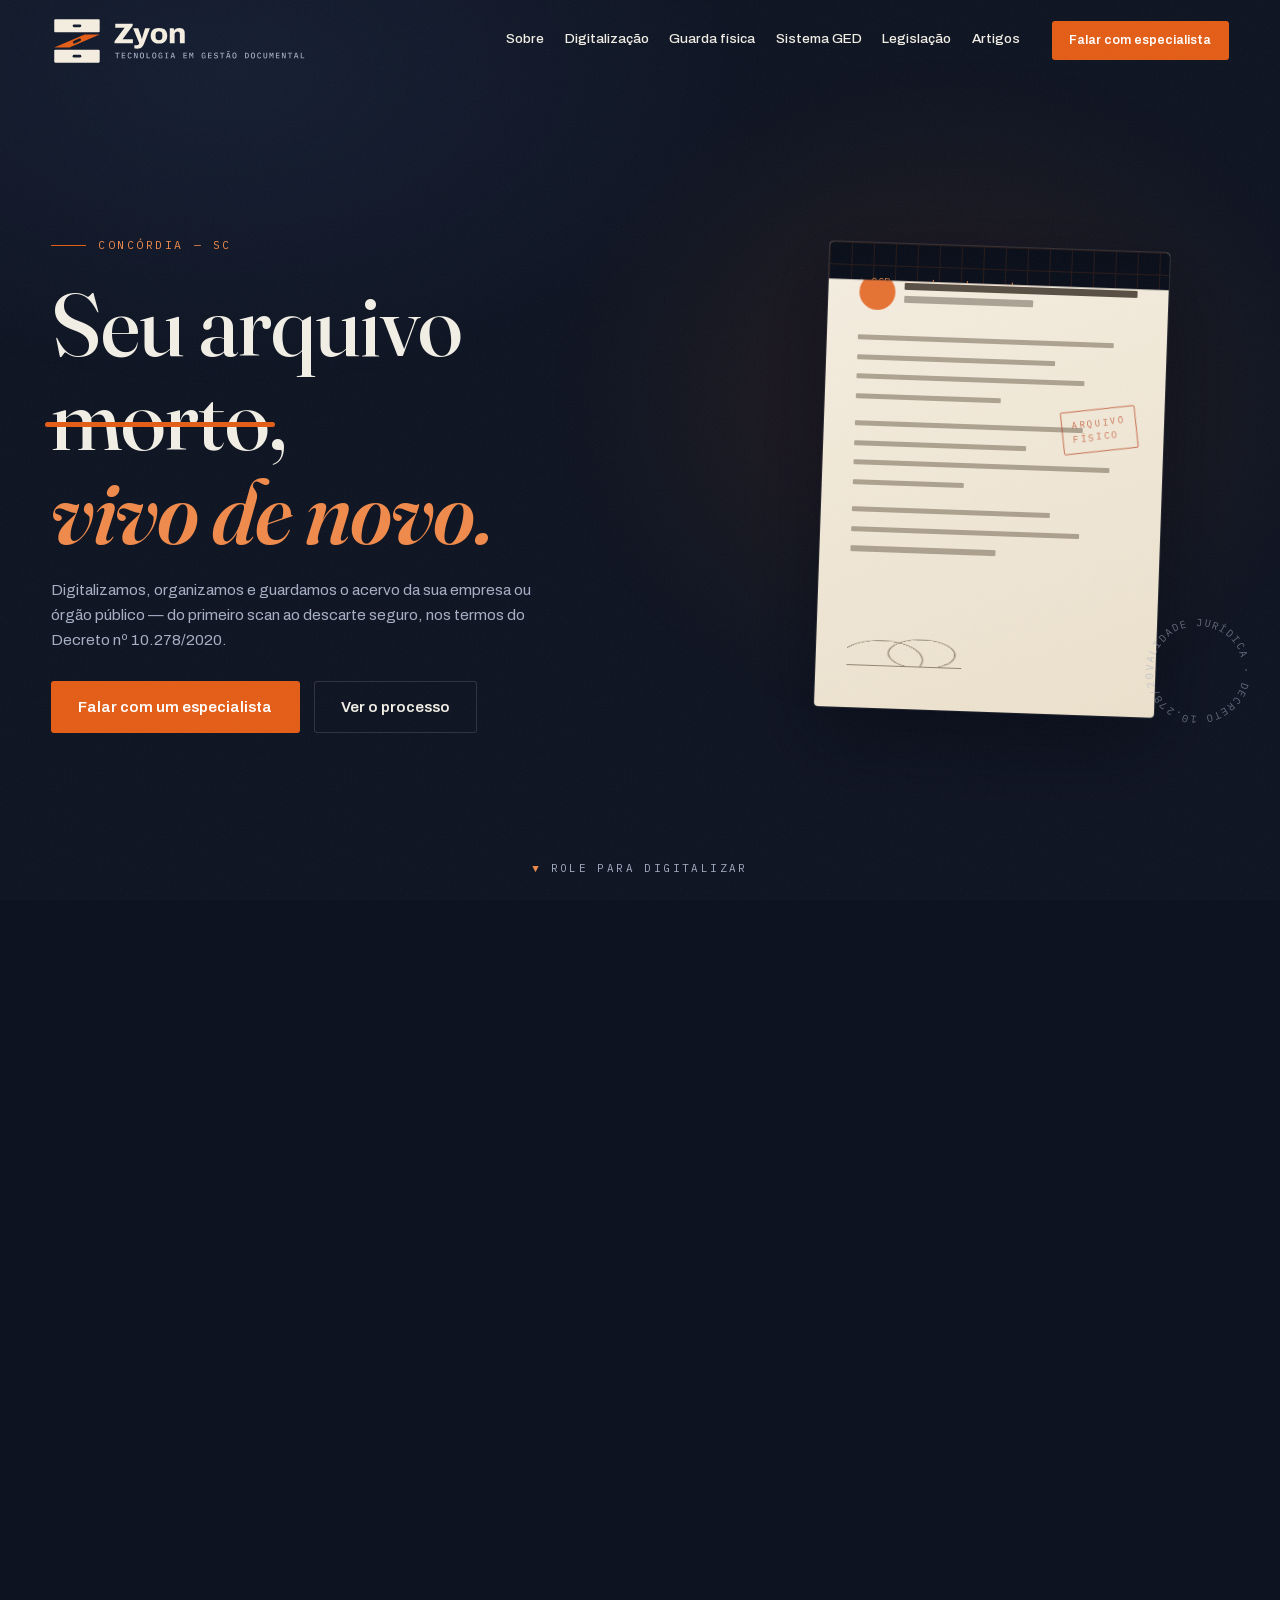
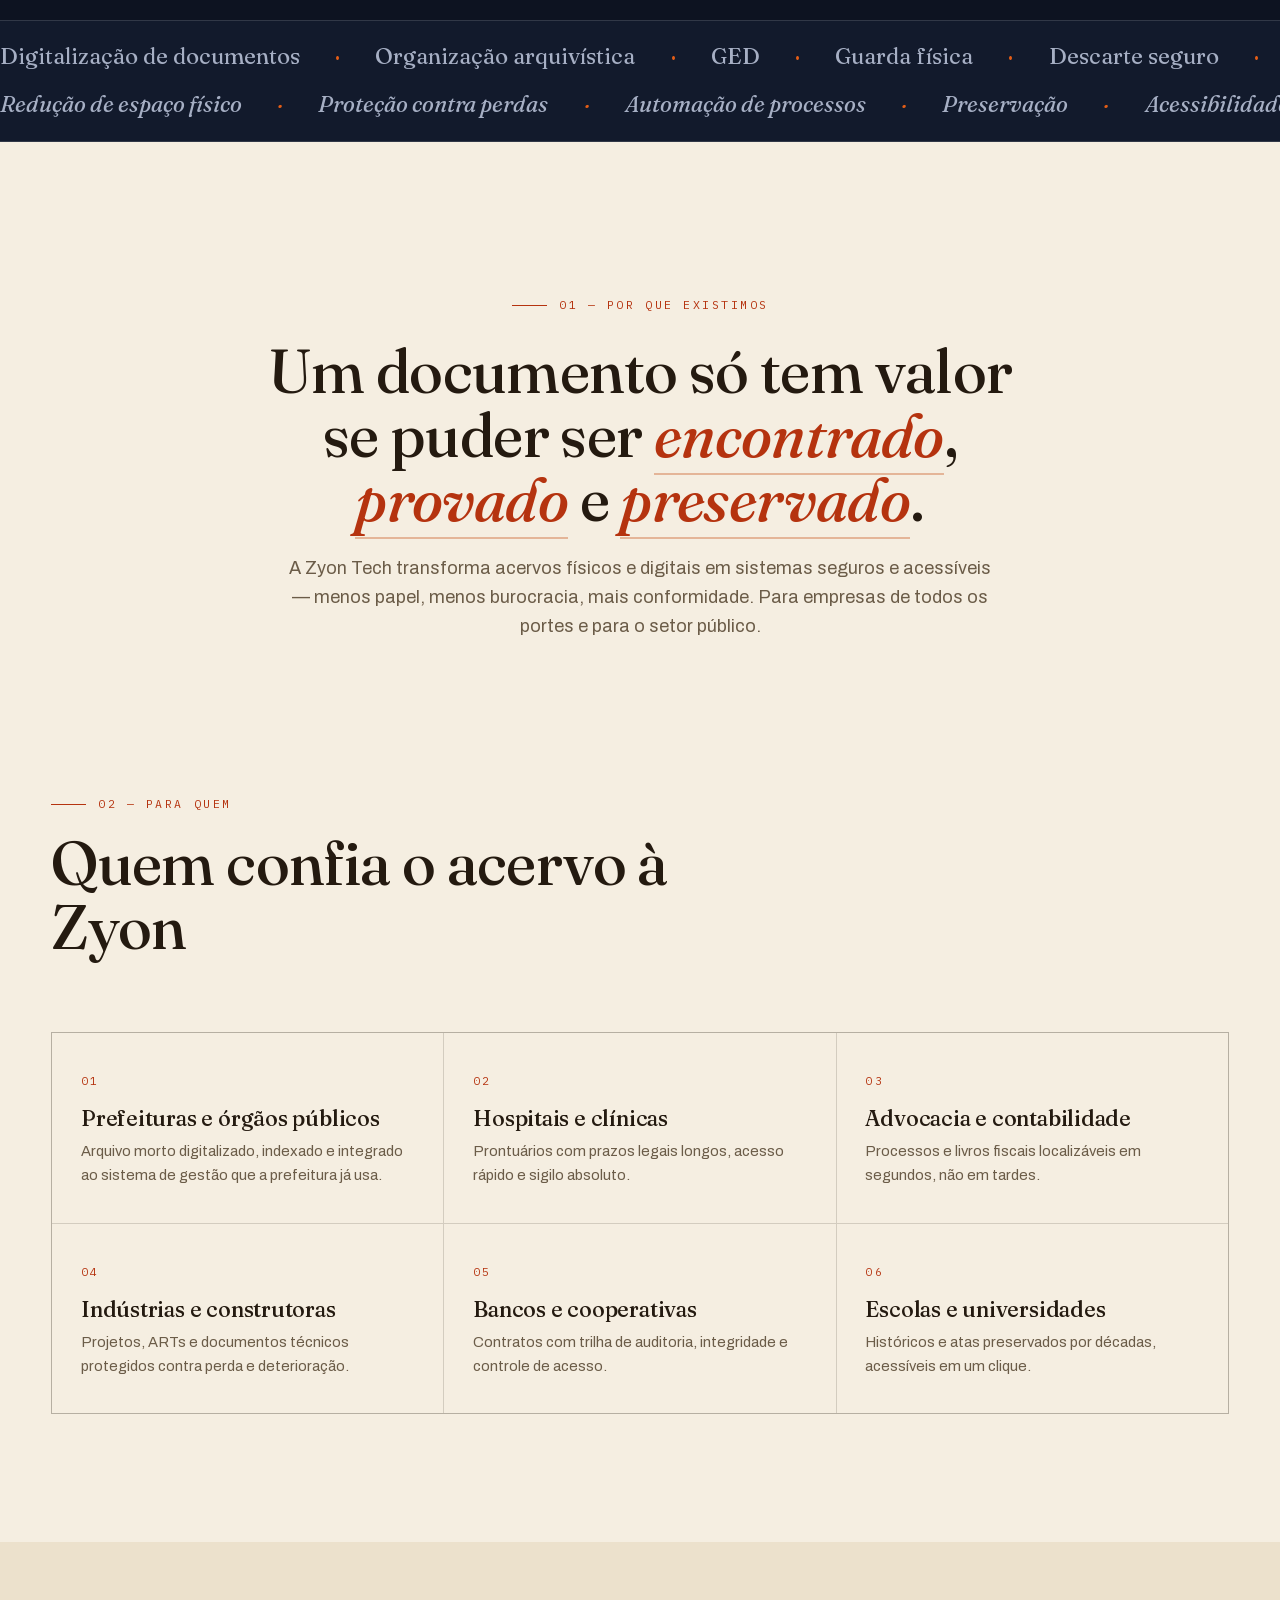
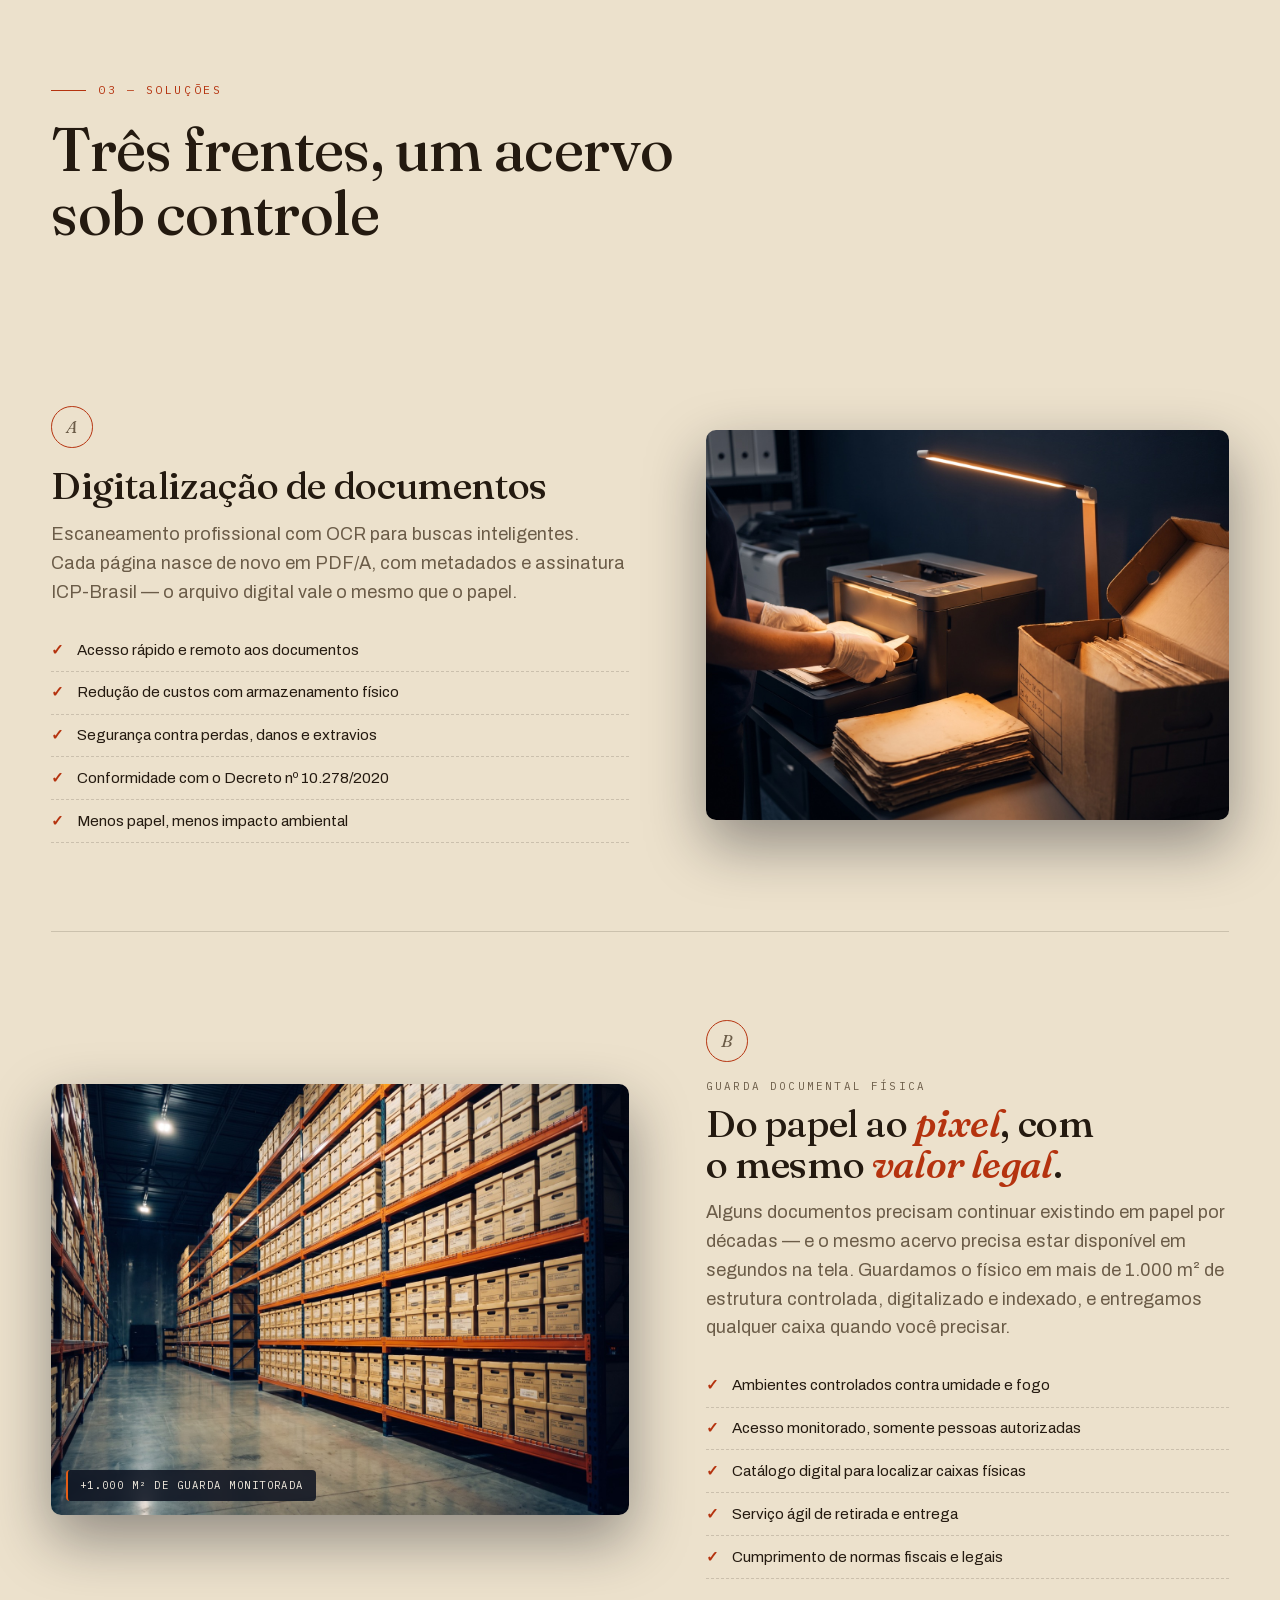
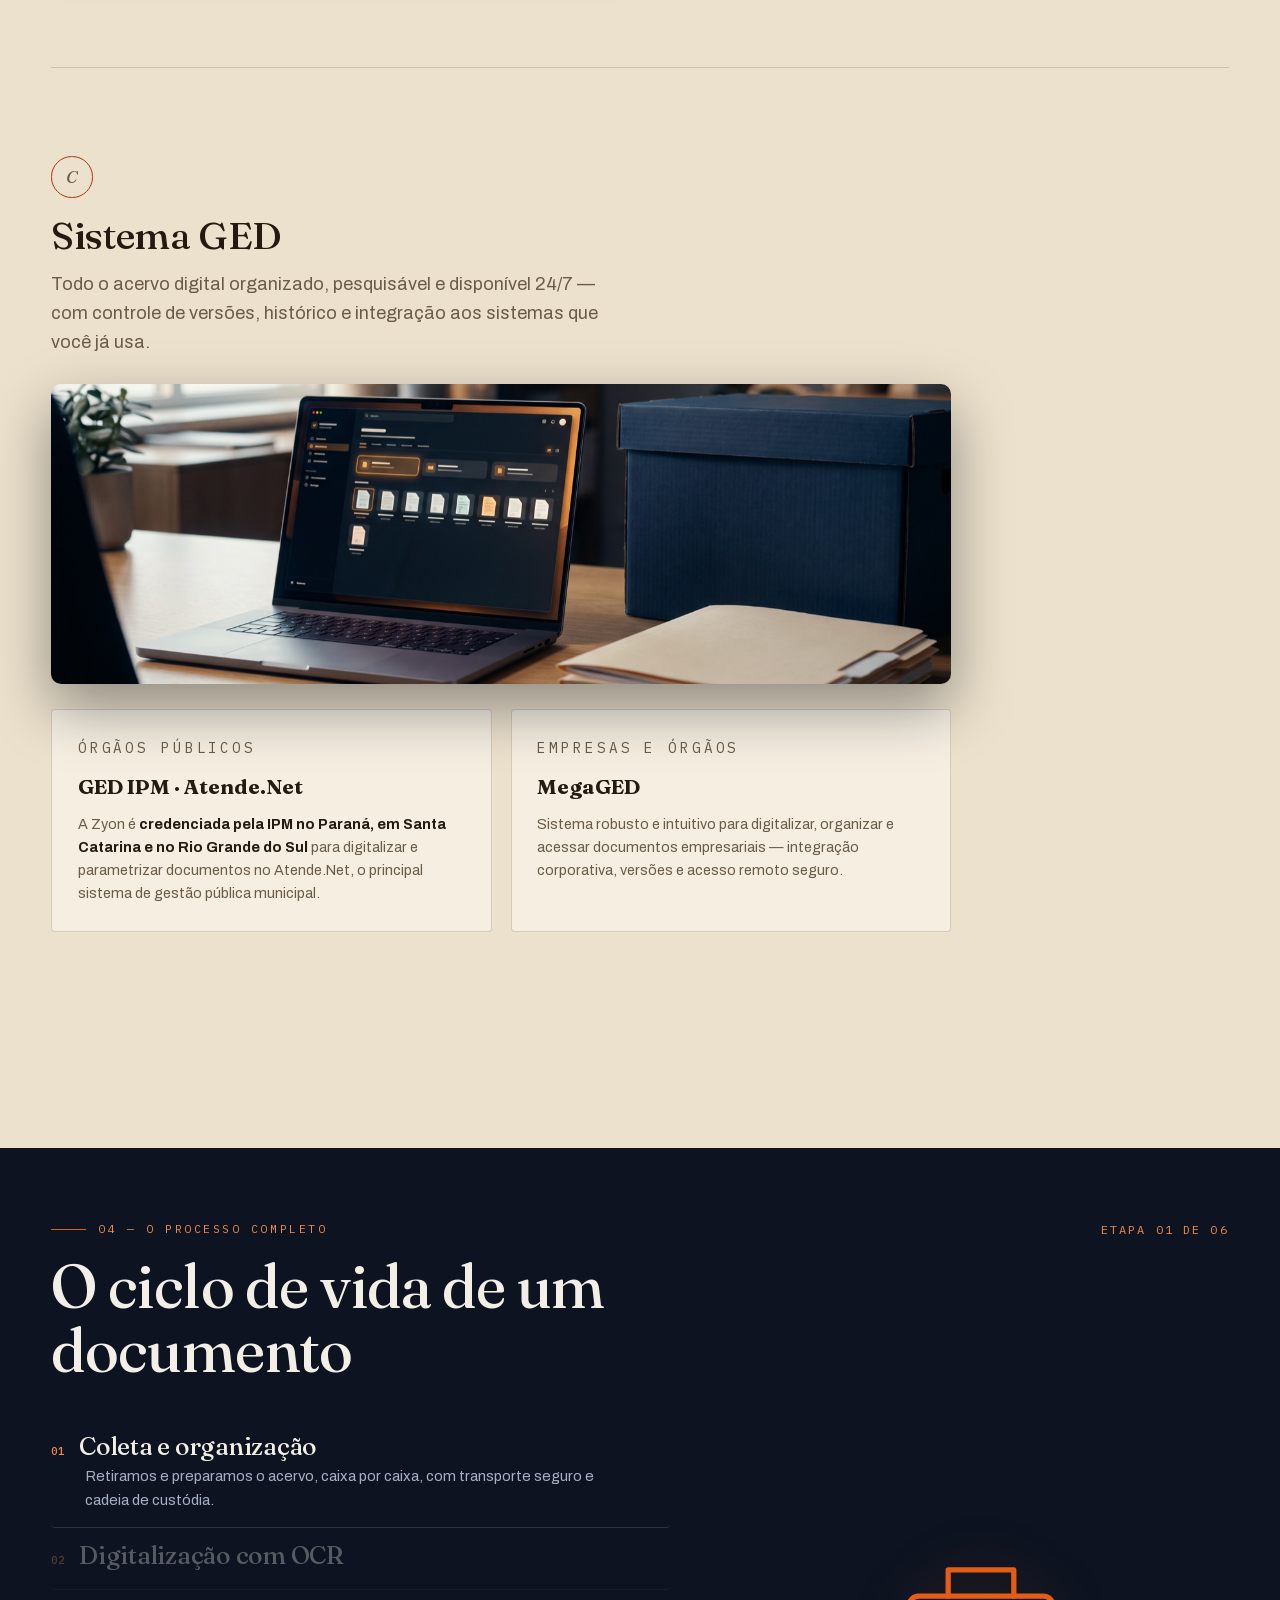
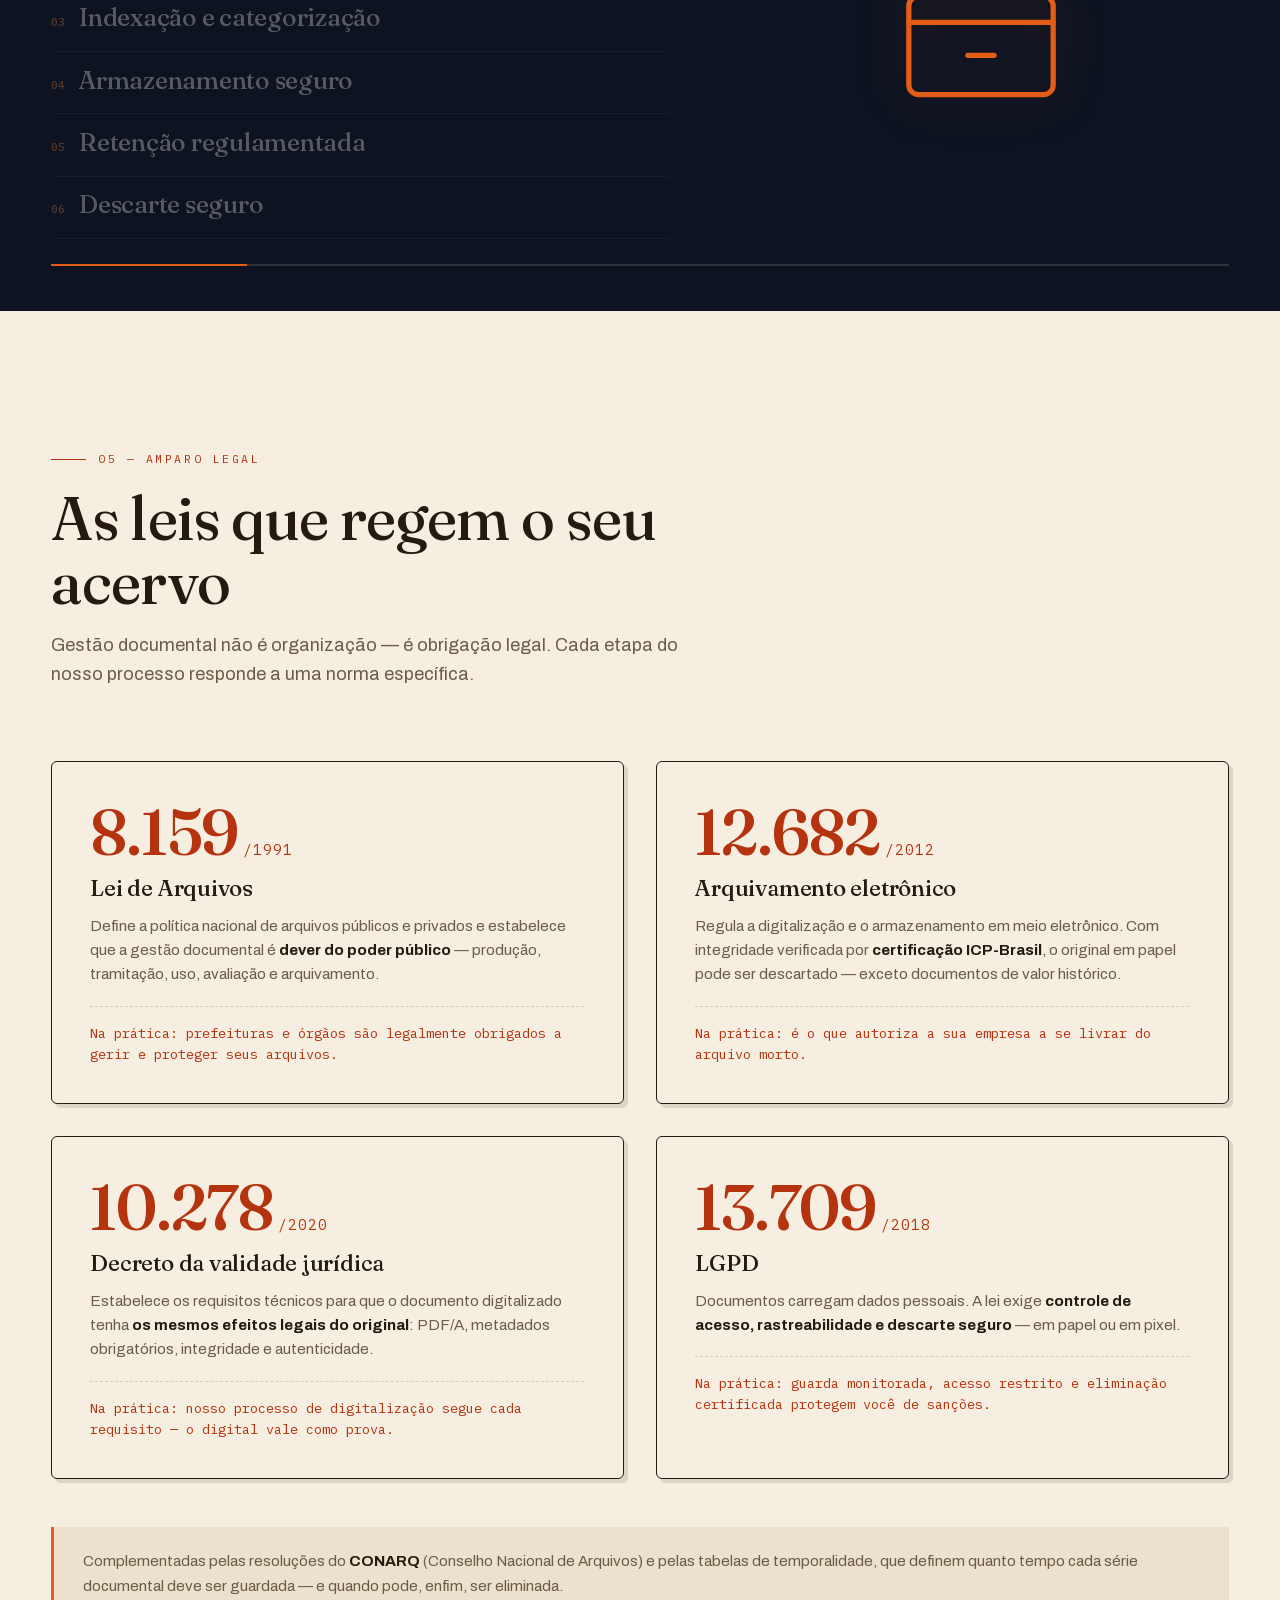
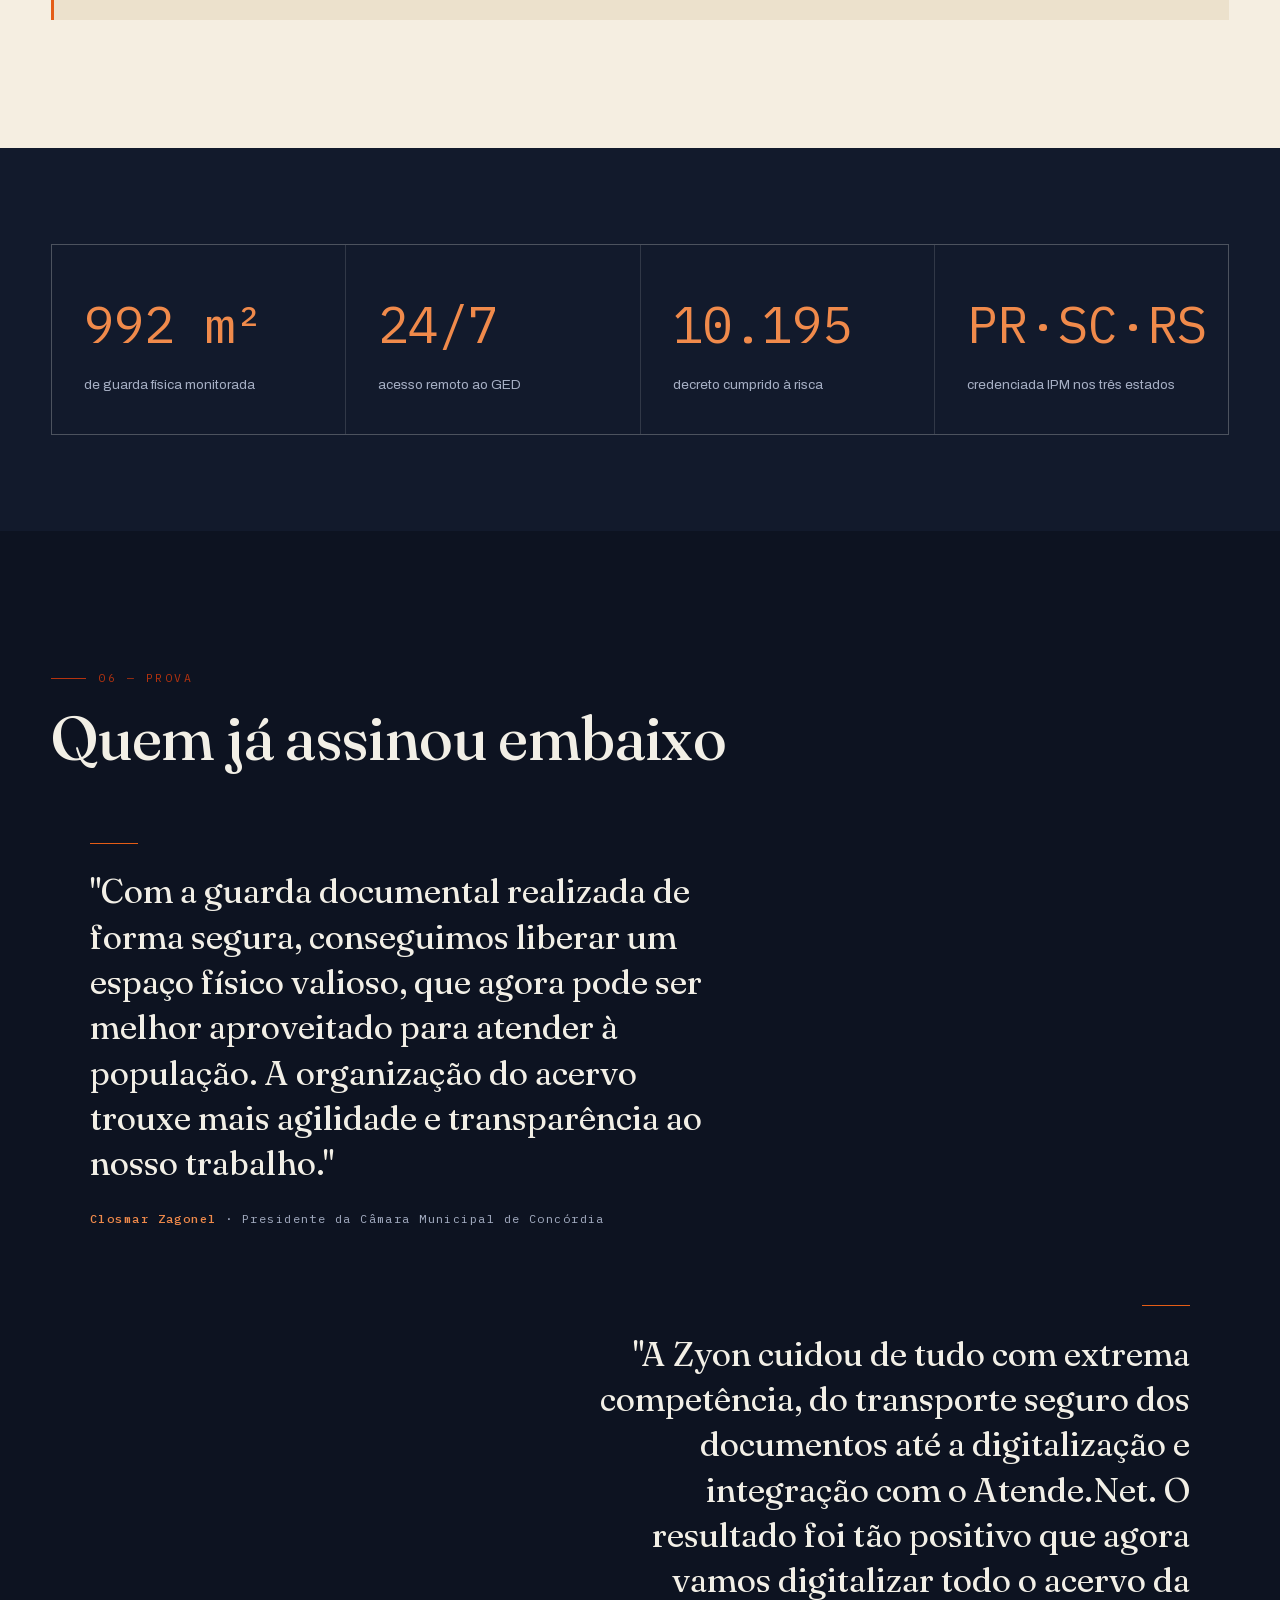
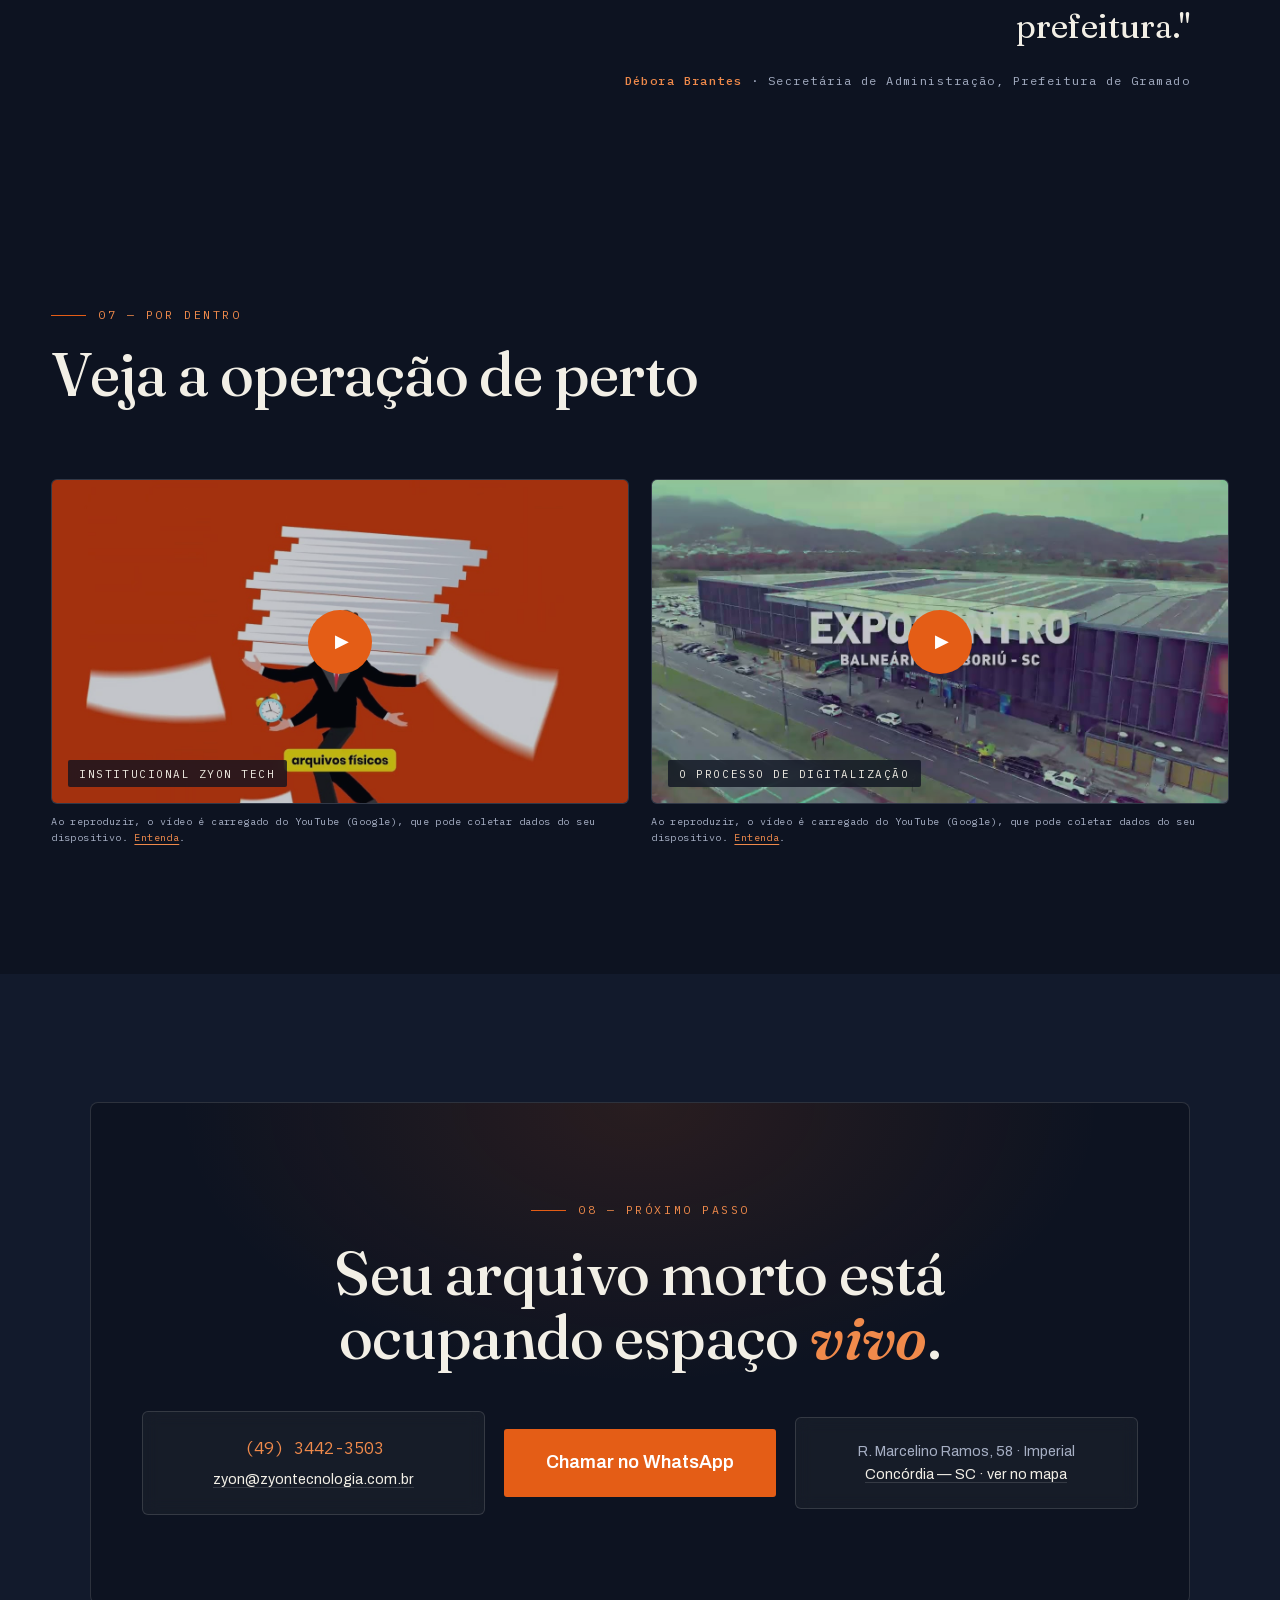
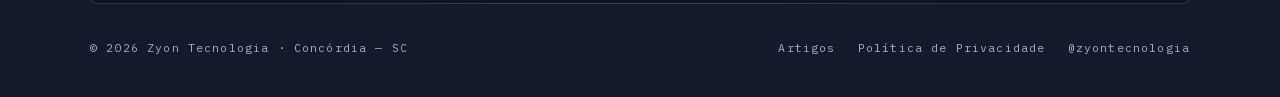
<file: index.html>
<!DOCTYPE html>
<html lang="pt-BR">
<head>
<meta charset="UTF-8">
<meta name="viewport" content="width=device-width, initial-scale=1.0">
<meta name="theme-color" content="#0D1321">
<title>Zyon Tech — Do papel ao pixel, com o mesmo valor legal</title>
<meta name="description" content="Digitalização de documentos conforme o Decreto 10.278/2020, guarda documental física em +1.000 m² e sistema GED para empresas e órgãos públicos. Concórdia · SC.">
<link rel="canonical" href="https://zyontecnologia.com.br/">
<meta property="og:type" content="website">
<meta property="og:title" content="Zyon Tech — Seu arquivo morto, vivo de novo.">
<meta property="og:description" content="Digitalização conforme o Decreto 10.278/2020, guarda documental física e sistema GED para empresas e órgãos públicos. Concórdia — SC.">
<meta property="og:url" content="https://zyontecnologia.com.br/">
<meta property="og:image" content="https://zyontecnologia.com.br/assets/og-zyon.jpg">
<meta property="og:image:width" content="1200">
<meta property="og:image:height" content="630">
<meta property="og:image:alt" content="Zyon Tecnologia — Seu arquivo morto, vivo de novo.">
<meta property="og:site_name" content="Zyon Tecnologia">
<meta property="og:locale" content="pt_BR">
<meta name="twitter:card" content="summary_large_image">
<link rel="icon" href="/favicon.svg?v=20260904093355" type="image/svg+xml">
<link rel="icon" href="/favicon-16.png?v=20260904093355" sizes="16x16" type="image/png">
<link rel="icon" href="/favicon-32.png?v=20260904093355" sizes="32x32" type="image/png">
<link rel="apple-touch-icon" href="/apple-touch-icon.png?v=20260904093355">
<link rel="preload" href="assets/fonts/fonts.css?v=20260904093355" as="style">
<link rel="stylesheet" href="assets/fonts/fonts.css?v=20260904093355">
<link rel="stylesheet" href="css/style.css?v=20260904093355">
<script type="application/ld+json">
{
 "@context": "https://schema.org",
 "@type": "Organization",
 "name": "Zyon Tecnologia",
 "alternateName": "Zyon Tech",
 "url": "https://zyontecnologia.com.br/",
 "logo": "https://zyontecnologia.com.br/assets/img/zyon-assinatura.svg?v=20260904093355",
 "description": "Digitalização de documentos conforme o Decreto 10.278/2020, guarda documental física e sistema GED para empresas e órgãos públicos.",
 "telephone": "+55-49-3442-3503",
 "email": "zyon@zyontecnologia.com.br",
 "address": {
  "@type": "PostalAddress",
  "streetAddress": "Rua Marcelino Ramos, 58 — Bairro Imperial",
  "addressLocality": "Concórdia",
  "addressRegion": "SC",
  "postalCode": "89709-006",
  "addressCountry": "BR"
 },
 "areaServed": [
  {
   "@type": "State",
   "name": "Santa Catarina"
  },
  {
   "@type": "State",
   "name": "Paraná"
  },
  {
   "@type": "State",
   "name": "Rio Grande do Sul"
  }
 ],
 "sameAs": [
  "https://www.instagram.com/zyontecnologia"
 ]
}
</script>
</head>
<body>

<div class="progresso" aria-hidden="true"></div>

<header class="topo" id="header">
  <a class="marca" href="#topo" aria-label="Zyon — Tecnologia em gestão documental">
    <!-- desktop: a assinatura aprovada, com o descritor em curvas -->
    <img class="marca-assinatura" src="assets/img/zyon-assinatura.svg?v=20260904093355" alt="" width="475" height="96">
    <!-- mobile: as MESMAS curvas em três peças; só o descritor volta a ser tipo,
         para ganhar corpo próprio em vez de encolher junto com o símbolo -->
    <img class="marca-simbolo" src="assets/img/zyon-simbolo-mancha.svg?v=20260904093355" alt="" width="84" height="80">
    <span class="marca-texto">
      <img class="marca-nome" src="assets/img/zyon-nome.svg?v=20260904093355" alt="" width="130" height="46">
      <span class="marca-descritor"><span>Tecnologia em</span><span>Gestão documental</span></span>
    </span>
  </a>
  <nav class="nav" aria-label="Navegação principal">
    <a href="#sobre">Sobre</a>
    <a href="#digitalizacao">Digitalização</a>
    <a href="#guarda-documental">Guarda física</a>
    <a href="#ged">Sistema GED</a>
    <a href="#legislacao">Legislação</a>
    <a href="artigos/">Artigos</a>
  </nav>
  <a class="cta cta-mini" href="https://wa.me/554934423503?text=Ol%C3%A1!%20Quero%20falar%20com%20um%20especialista." target="_blank" rel="noopener" aria-label="Falar com um especialista pelo WhatsApp">Falar<span class="cta-longo">&nbsp;com especialista</span></a>
</header>

<!-- ATO 1 · SET PIECE: O SCANNER -->
<section class="hero pin-wrap" id="topo" data-pin data-factor="1.8">
  <div class="pin-screen hero-screen">
    <div class="hero-grid">
      <div class="hero-copy">
        <p class="rotulo" data-reveal="stamp">Concórdia — SC</p>
        <h1 class="hero-h1" data-reveal>
          Seu arquivo <span class="risca">morto</span>,<br>
          <em>vivo de novo.</em>
        </h1>
        <p class="hero-sub" data-reveal>
          Digitalizamos, organizamos e guardamos o acervo da sua empresa ou órgão
          público — do primeiro scan ao descarte seguro, nos termos do
          Decreto&nbsp;nº&nbsp;10.278/2020.
        </p>
        <div class="hero-ctas" data-reveal>
          <a class="cta" href="https://wa.me/554934423503?text=Ol%C3%A1!%20Quero%20falar%20com%20um%20especialista." target="_blank" rel="noopener">Falar com um especialista</a>
          <a class="cta cta-fantasma" href="#ciclo">Ver o processo</a>
        </div>
      </div>

      <div class="hero-stage" aria-hidden="true">
        <div class="doc" id="doc">
          <div class="doc-paper">
            <div class="dp-cab">
              <span class="dp-logo"></span>
              <span class="dp-linhas"><i></i><i></i></span>
            </div>
            <i class="dl w9"></i><i class="dl w7"></i><i class="dl w8"></i>
            <i class="dl w5"></i><i class="dl esp w8"></i><i class="dl w6"></i>
            <i class="dl w9"></i><i class="dl w4"></i>
            <div class="dp-carimbo">ARQUIVO<br>FÍSICO</div>
            <i class="dl esp w7"></i><i class="dl w8"></i><i class="dl w5"></i>
            <div class="dp-assin"></div>
          </div>
          <div class="doc-digital">
            <div class="dd-grade"></div>
            <p class="dd-ocr">&gt; OCR: reconhecendo caracteres_</p>
            <p class="dd-meta">doc.id — 000412 · série: contratos</p>
            <p class="dd-meta">formato: PDF/A-2b · 300dpi</p>
            <p class="dd-meta">hash: sha-256 ✓ íntegro</p>
            <p class="dd-meta">assinatura: ICP-Brasil ✓</p>
            <p class="dd-meta">temporalidade: guarda permanente</p>
          </div>
          <div class="doc-beam"></div>
        </div>

        <div class="chips">
          <span class="chip" data-at="0.22" style="--cx:-2%;--cy:16%">OCR ✓</span>
          <span class="chip" data-at="0.40" style="--cx:82%;--cy:30%">PDF/A</span>
          <span class="chip" data-at="0.56" style="--cx:-6%;--cy:52%">METADADOS ✓</span>
          <span class="chip" data-at="0.72" style="--cx:80%;--cy:66%">SHA-256</span>
          <span class="chip chip-forte" data-at="0.88" style="--cx:30%;--cy:96%">ICP-BRASIL ✓</span>
        </div>

        <svg class="selo-circular" viewBox="0 0 120 120">
          <defs><path id="arco" d="M60,60 m-46,0 a46,46 0 1,1 92,0 a46,46 0 1,1 -92,0"/></defs>
          <text><textPath href="#arco">VALIDADE JURÍDICA · DECRETO 10.278/2020 · VALIDADE JURÍDICA ·</textPath></text>
        </svg>
      </div>
    </div>
    <p class="hero-hint" aria-hidden="true"><span class="hint-seta">▼</span> role para digitalizar</p>
  </div>
</section>

<!-- MARQUEE DUPLO -->
<div class="marquee" aria-hidden="true">
  <div class="mq-faixa mq-a">
    <div class="mq-trilho">
      <span>Digitalização de documentos</span><span>·</span><span>Organização arquivística</span><span>·</span><span>GED</span><span>·</span><span>Guarda física</span><span>·</span><span>Descarte seguro</span><span>·</span><span>Conformidade legal</span><span>·</span>
      <span>Digitalização de documentos</span><span>·</span><span>Organização arquivística</span><span>·</span><span>GED</span><span>·</span><span>Guarda física</span><span>·</span><span>Descarte seguro</span><span>·</span><span>Conformidade legal</span><span>·</span>
    </div>
  </div>
  <div class="mq-faixa mq-b">
    <div class="mq-trilho">
      <span>Redução de espaço físico</span><span>·</span><span>Proteção contra perdas</span><span>·</span><span>Automação de processos</span><span>·</span><span>Preservação</span><span>·</span><span>Acessibilidade</span><span>·</span><span>Segurança</span><span>·</span>
      <span>Redução de espaço físico</span><span>·</span><span>Proteção contra perdas</span><span>·</span><span>Automação de processos</span><span>·</span><span>Preservação</span><span>·</span><span>Acessibilidade</span><span>·</span><span>Segurança</span><span>·</span>
    </div>
  </div>
</div>

<!-- STATEMENT -->
<section class="statement" id="sobre">
  <p class="rotulo rotulo-claro" data-reveal="stamp">01 — Por que existimos</p>
  <h2 class="statement-h" data-reveal>
    Um documento só tem valor se puder ser
    <mark>encontrado</mark>, <mark>provado</mark> e <mark>preservado</mark>.
  </h2>
  <p class="statement-p" data-reveal>
    A Zyon Tech transforma acervos físicos e digitais em sistemas seguros e
    acessíveis — menos papel, menos burocracia, mais conformidade. Para empresas
    de todos os portes e para o setor público.
  </p>
</section>

<!-- SEGMENTOS -->
<section class="segmentos">
  <div class="secao-cab">
    <p class="rotulo rotulo-claro" data-reveal="stamp">02 — Para quem</p>
    <h2 data-reveal>Quem confia o acervo à Zyon</h2>
  </div>
  <div class="seg-grid">
    <article class="seg-card" data-reveal><span class="seg-n">01</span><h3>Prefeituras e órgãos públicos</h3><p>Arquivo morto digitalizado, indexado e integrado ao sistema de gestão que a prefeitura já usa.</p></article>
    <article class="seg-card" data-reveal><span class="seg-n">02</span><h3>Hospitais e clínicas</h3><p>Prontuários com prazos legais longos, acesso rápido e sigilo absoluto.</p></article>
    <article class="seg-card" data-reveal><span class="seg-n">03</span><h3>Advocacia e contabilidade</h3><p>Processos e livros fiscais localizáveis em segundos, não em tardes.</p></article>
    <article class="seg-card" data-reveal><span class="seg-n">04</span><h3>Indústrias e construtoras</h3><p>Projetos, ARTs e documentos técnicos protegidos contra perda e deterioração.</p></article>
    <article class="seg-card" data-reveal><span class="seg-n">05</span><h3>Bancos e cooperativas</h3><p>Contratos com trilha de auditoria, integridade e controle de acesso.</p></article>
    <article class="seg-card" data-reveal><span class="seg-n">06</span><h3>Escolas e universidades</h3><p>Históricos e atas preservados por décadas, acessíveis em um clique.</p></article>
  </div>
</section>

<!-- SOLUÇÕES -->
<section class="solucoes" id="solucoes">
  <div class="secao-cab">
    <p class="rotulo rotulo-claro" data-reveal="stamp">03 — Soluções</p>
    <h2 data-reveal>Três frentes, um acervo sob controle</h2>
  </div>

  <article class="sol" id="digitalizacao">
    <div class="sol-txt">
      <p class="sol-n" data-reveal="stamp">A</p>
      <h3 data-reveal>Digitalização de documentos</h3>
      <p data-reveal>Escaneamento profissional com OCR para buscas inteligentes. Cada página
      nasce de novo em PDF/A, com metadados e assinatura ICP-Brasil — o arquivo
      digital vale o mesmo que o papel.</p>
      <ul class="sol-lista" data-reveal>
        <li>Acesso rápido e remoto aos documentos</li>
        <li>Redução de custos com armazenamento físico</li>
        <li>Segurança contra perdas, danos e extravios</li>
        <li>Conformidade com o Decreto nº 10.278/2020</li>
        <li>Menos papel, menos impacto ambiental</li>
      </ul>
    </div>
    <figure class="sol-foto" data-reveal>
      <img src="assets/img/digitalizacao.jpg?v=20260904093355" alt="Operador digitalizando documentos antigos em scanner de produção, com caixa de arquivo ao lado" loading="lazy" width="1400" height="1045">
    </figure>
  </article>

  <article class="sol sol-inv" id="guarda-documental">
    <div class="sol-txt">
      <p class="sol-n" data-reveal="stamp">B</p>
      <p class="sol-rotulo mono" data-reveal>Guarda documental física</p>
      <h3 class="sol-titulo-forte" data-reveal>Do papel ao <em>pixel</em>, com o mesmo <em>valor legal</em>.</h3>
      <p data-reveal>Alguns documentos precisam continuar existindo em papel por décadas —
      e o mesmo acervo precisa estar disponível em segundos na tela. Guardamos o físico em
      mais de 1.000 m² de estrutura controlada, digitalizado e indexado, e entregamos
      qualquer caixa quando você precisar.</p>
      <ul class="sol-lista" data-reveal>
        <li>Ambientes controlados contra umidade e fogo</li>
        <li>Acesso monitorado, somente pessoas autorizadas</li>
        <li>Catálogo digital para localizar caixas físicas</li>
        <li>Serviço ágil de retirada e entrega</li>
        <li>Cumprimento de normas fiscais e legais</li>
      </ul>
    </div>
    <figure class="sol-foto" data-reveal>
      <img src="assets/img/armazem.jpg?v=20260904093355" alt="Corredor de armazém com estantes industriais preenchidas por caixas de arquivo identificadas" loading="lazy" width="1400" height="1045">
      <figcaption class="sol-foto-selo mono">+1.000 m² de guarda monitorada</figcaption>
    </figure>
  </article>

  <article class="sol" id="ged">
    <div class="sol-txt">
      <p class="sol-n" data-reveal="stamp">C</p>
      <h3 data-reveal>Sistema GED</h3>
      <p data-reveal>Todo o acervo digital organizado, pesquisável e disponível 24/7 — com
      controle de versões, histórico e integração aos sistemas que você já usa.</p>
      <figure class="sol-foto ged-foto" data-reveal>
        <img src="assets/img/ged.jpg?v=20260904093355" alt="Notebook exibindo painel de gestão eletrônica de documentos, ao lado de caixa de arquivo e pastas" loading="lazy" width="1400" height="1045">
      </figure>
      <div class="ged-duplo">
        <div class="ged-card" data-reveal>
          <p class="ged-tag">Órgãos públicos</p>
          <h4>GED IPM · Atende.Net</h4>
          <p>A Zyon é <strong>credenciada pela IPM no Paraná, em Santa Catarina e no Rio
          Grande do Sul</strong> para digitalizar e parametrizar documentos no Atende.Net,
          o principal sistema de gestão pública municipal.</p>
        </div>
        <div class="ged-card" data-reveal>
          <p class="ged-tag">Empresas e órgãos</p>
          <h4>MegaGED</h4>
          <p>Sistema robusto e intuitivo para digitalizar, organizar e acessar
          documentos empresariais — integração corporativa, versões e acesso
          remoto seguro.</p>
        </div>
      </div>
    </div>
  </article>
</section>

<!-- ATO 2 · SET PIECE: O CICLO (jornada pinada) -->
<section class="ciclo" id="ciclo">
  <div class="ciclo-screen">
    <div class="ciclo-cab">
      <p class="rotulo">04 — O processo completo</p>
      <p class="ciclo-prot mono" id="cicloProt">ETAPA 01 DE 06</p>
    </div>
    <h2 class="ciclo-h">O ciclo de vida de um documento</h2>
    <div class="ciclo-corpo">
      <ol class="ciclo-rail" id="cicloRail">
        <li><h3><span>01</span> Coleta e organização</h3><p>Retiramos e preparamos o acervo, caixa por caixa, com transporte seguro e cadeia de custódia.</p></li>
        <li><h3><span>02</span> Digitalização com OCR</h3><p>Escaneamento profissional em alta qualidade. Cada página vira PDF/A pesquisável, nos termos do Decreto 10.278/2020.</p></li>
        <li><h3><span>03</span> Indexação e categorização</h3><p>Metadados e categorias que transformam pilhas em respostas: qualquer documento em segundos.</p></li>
        <li><h3><span>04</span> Armazenamento seguro</h3><p>Guarda física em +1.000 m² monitorados, digital no GED com acesso 24/7 — ou os dois.</p></li>
        <li><h3><span>05</span> Retenção regulamentada</h3><p>Cada série documental cumpre sua tabela de temporalidade: nem um dia a menos do que a lei exige.</p></li>
        <li><h3><span>06</span> Descarte seguro</h3><p>Eliminação certificada do que já cumpriu seu prazo. O que tem valor histórico, permanece.</p></li>
      </ol>
      <div class="ciclo-teatro" id="cicloTeatro" aria-hidden="true">
        <svg class="ci" viewBox="0 0 64 64"><rect x="10" y="22" width="44" height="30" rx="3"/><path d="M10 30h44M22 22v-8h20v8M28 40h8"/></svg>
        <svg class="ci" viewBox="0 0 64 64"><rect x="14" y="10" width="36" height="44" rx="3"/><path d="M20 20h24M20 27h24M20 34h16"/><line x1="8" y1="42" x2="56" y2="42" class="ci-feixe"/></svg>
        <svg class="ci" viewBox="0 0 64 64"><path d="M12 20l10-8h20l10 8v28H12z"/><path d="M12 20h40M26 30h12M22 38h20"/></svg>
        <svg class="ci" viewBox="0 0 64 64"><rect x="12" y="14" width="40" height="40" rx="4"/><circle cx="32" cy="34" r="9"/><path d="M32 29v5l4 3"/></svg>
        <svg class="ci" viewBox="0 0 64 64"><circle cx="32" cy="32" r="22"/><path d="M32 18v14l9 6"/></svg>
        <svg class="ci" viewBox="0 0 64 64"><rect x="14" y="12" width="36" height="16" rx="2"/><path d="M20 28v6M26 28v10M32 28v7M38 28v11M44 28v6M14 20h36"/></svg>
      </div>
    </div>
    <div class="ciclo-barra"><i id="cicloBarra"></i></div>
  </div>
</section>

<!-- ATO 3 · SET PIECE: AMPARO LEGAL (carimbos) -->
<section class="leis" id="legislacao">
  <div class="secao-cab">
    <p class="rotulo rotulo-claro" data-reveal="stamp">05 — Amparo legal</p>
    <h2 data-reveal>As leis que regem o seu acervo</h2>
    <p class="leis-sub" data-reveal>Gestão documental não é organização — é obrigação legal.
    Cada etapa do nosso processo responde a uma norma específica.</p>
  </div>
  <div class="leis-grid">
    <article class="lei-card" data-reveal="carimbo">
      <p class="lei-num">8.159<span>/1991</span></p>
      <h3>Lei de Arquivos</h3>
      <p class="lei-ementa">Define a política nacional de arquivos públicos e privados e
      estabelece que a gestão documental é <strong>dever do poder público</strong> —
      produção, tramitação, uso, avaliação e arquivamento.</p>
      <p class="lei-pratica">Na prática: prefeituras e órgãos são legalmente obrigados a gerir e proteger seus arquivos.</p>
    </article>
    <article class="lei-card" data-reveal="carimbo">
      <p class="lei-num">12.682<span>/2012</span></p>
      <h3>Arquivamento eletrônico</h3>
      <p class="lei-ementa">Regula a digitalização e o armazenamento em meio eletrônico.
      Com integridade verificada por <strong>certificação ICP-Brasil</strong>, o
      original em papel pode ser descartado — exceto documentos de valor histórico.</p>
      <p class="lei-pratica">Na prática: é o que autoriza a sua empresa a se livrar do arquivo morto.</p>
    </article>
    <article class="lei-card" data-reveal="carimbo">
      <p class="lei-num">10.278<span>/2020</span></p>
      <h3>Decreto da validade jurídica</h3>
      <p class="lei-ementa">Estabelece os requisitos técnicos para que o documento
      digitalizado tenha <strong>os mesmos efeitos legais do original</strong>:
      PDF/A, metadados obrigatórios, integridade e autenticidade.</p>
      <p class="lei-pratica">Na prática: nosso processo de digitalização segue cada requisito — o digital vale como prova.</p>
    </article>
    <article class="lei-card" data-reveal="carimbo">
      <p class="lei-num">13.709<span>/2018</span></p>
      <h3>LGPD</h3>
      <p class="lei-ementa">Documentos carregam dados pessoais. A lei exige
      <strong>controle de acesso, rastreabilidade e descarte seguro</strong> — em
      papel ou em pixel.</p>
      <p class="lei-pratica">Na prática: guarda monitorada, acesso restrito e eliminação certificada protegem você de sanções.</p>
    </article>
  </div>
  <p class="leis-conarq" data-reveal>Complementadas pelas resoluções do <strong>CONARQ</strong> (Conselho
  Nacional de Arquivos) e pelas tabelas de temporalidade, que definem quanto tempo
  cada série documental deve ser guardada — e quando pode, enfim, ser eliminada.</p>
</section>

<!-- NÚMEROS -->
<section class="numeros">
  <div class="num-grid">
    <div class="num-tile" data-reveal><p class="num-v mono"><span data-count="1000">0</span> m²</p><p class="num-l">de guarda física monitorada</p></div>
    <div class="num-tile" data-reveal><p class="num-v mono">24/7</p><p class="num-l">acesso remoto ao GED</p></div>
    <div class="num-tile" data-reveal><p class="num-v mono"><span data-count="10278">0</span></p><p class="num-l">decreto cumprido à risca</p></div>
    <div class="num-tile" data-reveal><p class="num-v mono">PR·SC·RS</p><p class="num-l">credenciada IPM nos três estados</p></div>
  </div>
</section>

<!-- DEPOIMENTOS -->
<section class="prova" id="prova">
  <div class="secao-cab">
    <p class="rotulo rotulo-claro" data-reveal="stamp">06 — Prova</p>
    <h2 data-reveal>Quem já assinou embaixo</h2>
  </div>
  <figure class="depo" data-reveal>
    <blockquote>"Com a guarda documental realizada de forma segura, conseguimos liberar
    um espaço físico valioso, que agora pode ser melhor aproveitado para atender à
    população. A organização do acervo trouxe mais agilidade e transparência ao
    nosso trabalho."</blockquote>
    <figcaption><strong>Closmar Zagonel</strong> · Presidente da Câmara Municipal de Concórdia</figcaption>
  </figure>
  <figure class="depo depo-inv" data-reveal>
    <blockquote>"A Zyon cuidou de tudo com extrema competência, do transporte seguro dos
    documentos até a digitalização e integração com o Atende.Net. O resultado foi
    tão positivo que agora vamos digitalizar todo o acervo da prefeitura."</blockquote>
    <figcaption><strong>Débora Brantes</strong> · Secretária de Administração, Prefeitura de Gramado</figcaption>
  </figure>
</section>

<!-- VÍDEO -->
<section class="video">
  <div class="secao-cab">
    <p class="rotulo" data-reveal="stamp">07 — Por dentro</p>
    <h2 data-reveal>Veja a operação de perto</h2>
  </div>
  <div class="video-grid">
    <figure class="yt-wrap" data-reveal>
      <button class="yt" data-id="Hsd8hlH81RU" aria-label="Carregar e reproduzir o vídeo institucional da Zyon no YouTube">
        <img src="assets/thumb-institucional.jpg?v=20260904093355" alt="" loading="lazy">
        <span class="yt-play">▶</span>
        <span class="yt-tag">Institucional Zyon Tech</span>
      </button>
      <figcaption class="yt-aviso">Ao reproduzir, o vídeo é carregado do YouTube (Google), que pode
      coletar dados do seu dispositivo. <a href="politica-de-privacidade.html#videos">Entenda</a>.</figcaption>
    </figure>
    <figure class="yt-wrap" data-reveal>
      <button class="yt" data-id="kidGU6s6UkQ" aria-label="Carregar e reproduzir o vídeo do processo de digitalização no YouTube">
        <img src="assets/thumb-processo.jpg?v=20260904093355" alt="" loading="lazy">
        <span class="yt-play">▶</span>
        <span class="yt-tag">O processo de digitalização</span>
      </button>
      <figcaption class="yt-aviso">Ao reproduzir, o vídeo é carregado do YouTube (Google), que pode
      coletar dados do seu dispositivo. <a href="politica-de-privacidade.html#videos">Entenda</a>.</figcaption>
    </figure>
  </div>
</section>

<!-- CTA FINAL -->
<section class="fim" id="contato">
  <div class="fim-moldura">
    <p class="rotulo" data-reveal="stamp">08 — Próximo passo</p>
    <h2 data-reveal>Seu arquivo morto está<br>ocupando espaço <em>vivo</em>.</h2>
    <div class="fim-trio">
      <div class="fim-glass" data-reveal>
        <p class="mono">(49) 3442-3503</p>
        <a href="mailto:zyon@zyontecnologia.com.br">zyon@zyontecnologia.com.br</a>
      </div>
      <a class="cta cta-grande" data-reveal href="https://wa.me/554934423503?text=Ol%C3%A1!%20Quero%20falar%20com%20um%20especialista." target="_blank" rel="noopener">Chamar no WhatsApp</a>
      <div class="fim-glass" data-reveal>
        <p>R. Marcelino Ramos, 58 · Imperial</p>
        <a href="https://www.google.com.br/maps/place/R.+Marcelino+Ramos,+58+-+Imperial,+Conc%C3%B3rdia+-+SC,+89709-006" target="_blank" rel="noopener">Concórdia — SC · ver no mapa</a>
      </div>
    </div>
  </div>
  <footer class="rodape">
    <p>© <span id="ano">2026</span> Zyon Tecnologia · Concórdia — SC</p>
    <nav class="rodape-links">
      <a href="artigos/">Artigos</a>
      <a href="politica-de-privacidade.html">Política de Privacidade</a>
      <a href="https://www.instagram.com/zyontecnologia" target="_blank" rel="noopener">@zyontecnologia</a>
    </nav>
  </footer>
</section>

<script src="js/main.js?v=20260904093355" defer></script>
</body>
</html>
</file>
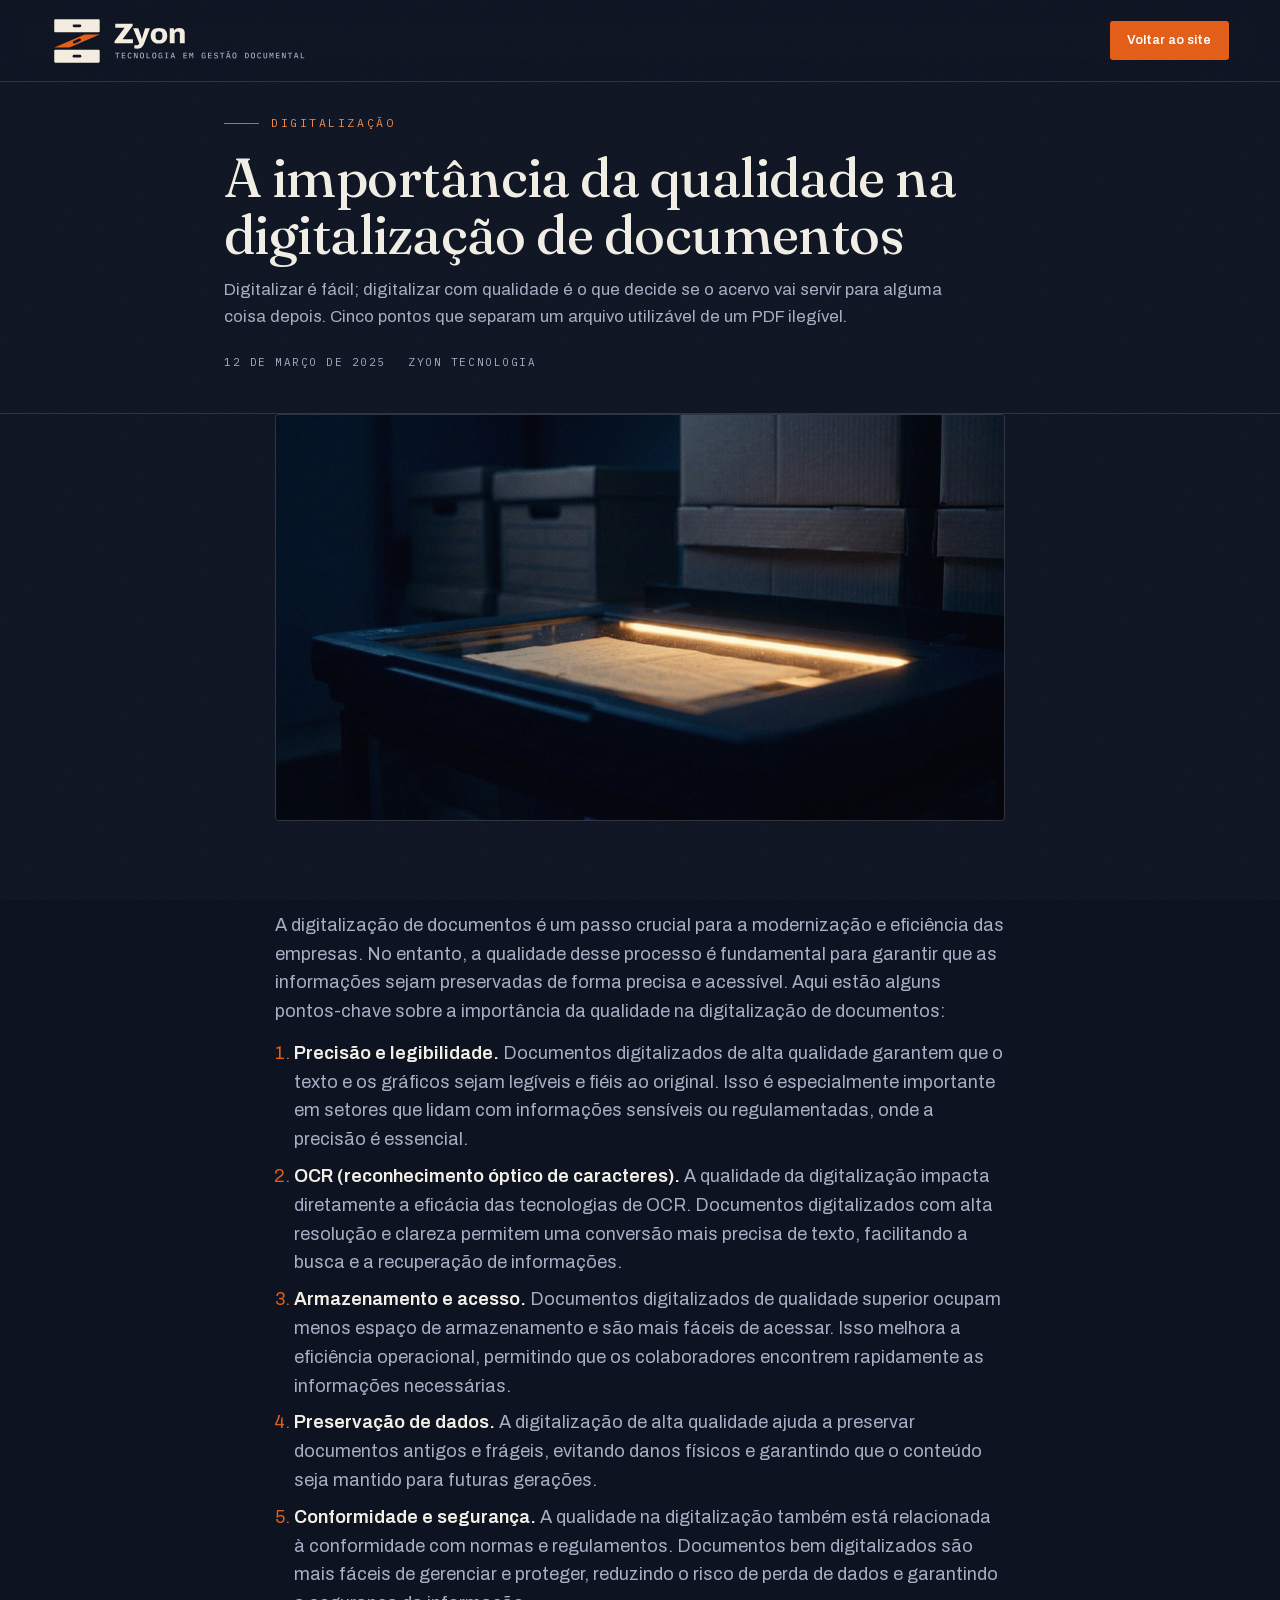
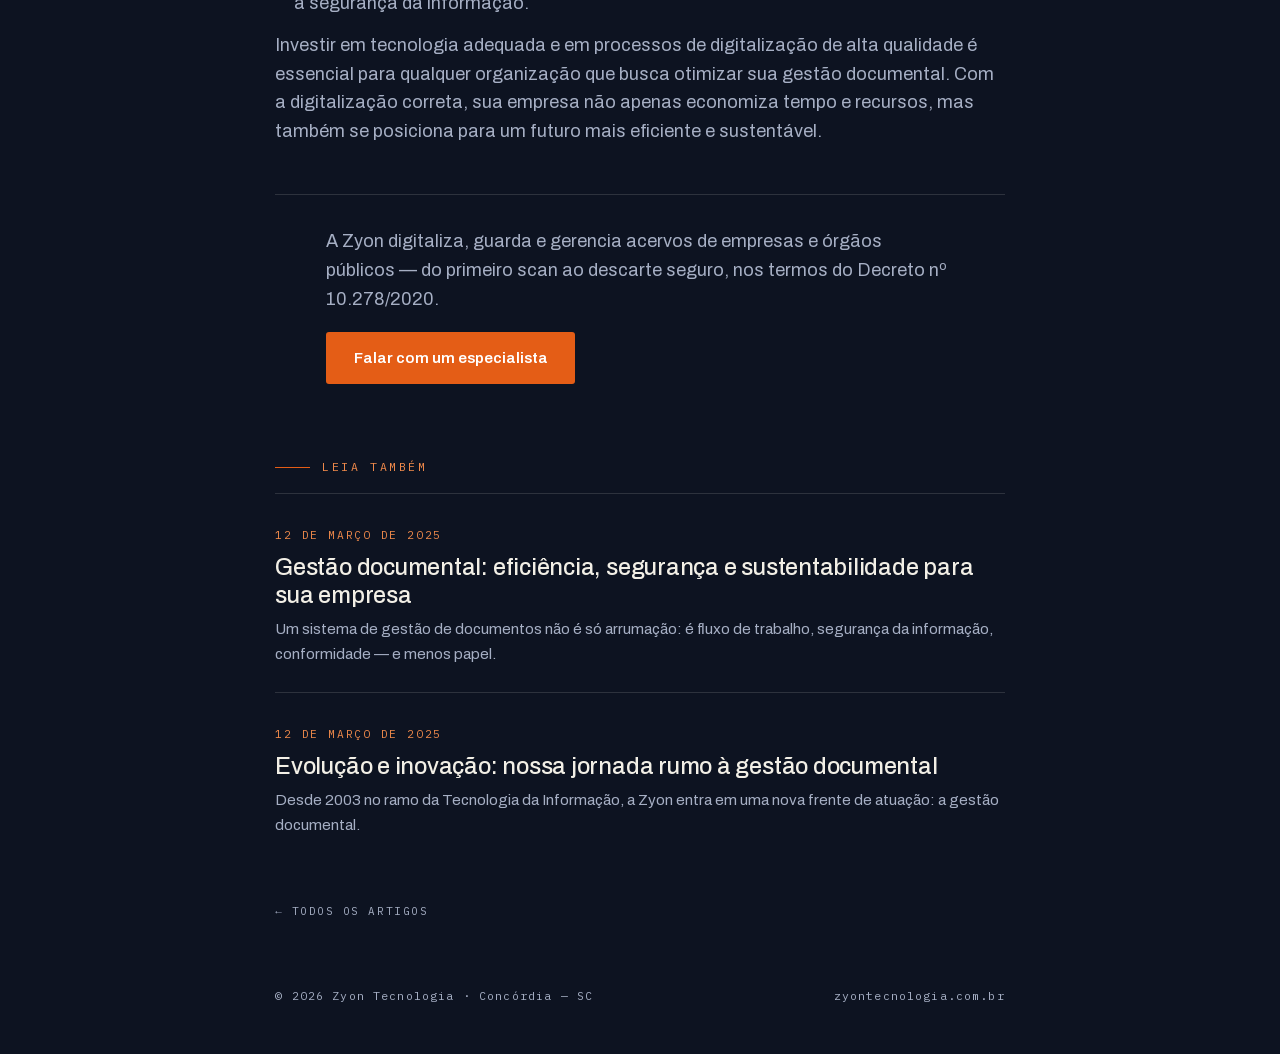
<file: a-importancia-da-qualidade-na-digitalizacao-de-documentos/index.html>
<!DOCTYPE html>
<html lang="pt-BR">
<head>
<meta charset="UTF-8">
<meta name="viewport" content="width=device-width, initial-scale=1.0">
<meta name="theme-color" content="#0D1321">
<title>A importância da qualidade na digitalização de documentos — Zyon Tecnologia</title>
<meta name="description" content="Digitalizar é fácil; digitalizar com qualidade é o que decide se o acervo vai servir para alguma coisa depois. Cinco pontos que separam um arquivo utilizável de um PDF ilegível.">
<link rel="canonical" href="https://zyontecnologia.com.br/a-importancia-da-qualidade-na-digitalizacao-de-documentos/">
<meta property="og:type" content="article">
<meta property="og:title" content="A importância da qualidade na digitalização de documentos">
<meta property="og:description" content="Digitalizar é fácil; digitalizar com qualidade é o que decide se o acervo vai servir para alguma coisa depois. Cinco pontos que separam um arquivo utilizável de um PDF ilegível.">
<meta property="og:url" content="https://zyontecnologia.com.br/a-importancia-da-qualidade-na-digitalizacao-de-documentos/">
<meta property="og:image" content="https://zyontecnologia.com.br/assets/img/artigos/qualidade.jpg?v=20260904093355">
<meta property="og:image:width" content="1200">
<meta property="og:image:height" content="669">
<meta property="og:site_name" content="Zyon Tecnologia">
<meta property="og:locale" content="pt_BR">
<link rel="icon" href="/favicon.svg?v=20260904093355" type="image/svg+xml">
<link rel="icon" href="/favicon-16.png?v=20260904093355" sizes="16x16" type="image/png">
<link rel="icon" href="/favicon-32.png?v=20260904093355" sizes="32x32" type="image/png">
<link rel="apple-touch-icon" href="/apple-touch-icon.png?v=20260904093355">
<link rel="stylesheet" href="../assets/fonts/fonts.css?v=20260904093355">
<link rel="stylesheet" href="../css/style.css?v=20260904093355">
<link rel="stylesheet" href="../css/pagina.css?v=20260904093355">
<script type="application/ld+json">
{
 "@context": "https://schema.org",
 "@type": "BlogPosting",
 "headline": "A importância da qualidade na digitalização de documentos",
 "description": "Digitalizar é fácil; digitalizar com qualidade é o que decide se o acervo vai servir para alguma coisa depois. Cinco pontos que separam um arquivo utilizável de um PDF ilegível.",
 "image": "https://zyontecnologia.com.br/assets/img/artigos/qualidade.jpg?v=20260904093355",
 "datePublished": "2025-03-12",
 "dateModified": "2025-03-12",
 "inLanguage": "pt-BR",
 "mainEntityOfPage": {
  "@type": "WebPage",
  "@id": "https://zyontecnologia.com.br/a-importancia-da-qualidade-na-digitalizacao-de-documentos/"
 },
 "author": {
  "@type": "Organization",
  "name": "Zyon Tecnologia"
 },
 "publisher": {
  "@type": "Organization",
  "name": "Zyon Tecnologia",
  "url": "https://zyontecnologia.com.br/"
 }
}
</script>
</head>
<body>

<header class="topo rolou" id="header">
  <a class="marca" href="/" aria-label="Zyon — Tecnologia em gestão documental">
    <img class="marca-assinatura" src="../assets/img/zyon-assinatura.svg?v=20260904093355" alt="" width="475" height="96">
    <img class="marca-simbolo" src="../assets/img/zyon-simbolo-mancha.svg?v=20260904093355" alt="" width="84" height="80">
    <span class="marca-texto">
      <img class="marca-nome" src="../assets/img/zyon-nome.svg?v=20260904093355" alt="" width="130" height="46">
      <span class="marca-descritor"><span>Tecnologia em</span><span>Gestão documental</span></span>
    </span>
  </a>
  <a class="cta cta-mini" href="/" style="margin-left:auto">Voltar ao site</a>
</header>

<section class="doc-topo">
  <div class="doc-in">
    <p class="rotulo">Digitalização</p>
    <h1>A importância da qualidade na digitalização de documentos</h1>
    <p class="resumo">Digitalizar é fácil; digitalizar com qualidade é o que decide se o acervo vai servir para alguma coisa depois. Cinco pontos que separam um arquivo utilizável de um PDF ilegível.</p>
    <div class="doc-meta">
      <span>12 de março de 2025</span>
      <span>Zyon Tecnologia</span>
    </div>
  </div>
</section>

<div class="art-capa">
  <img src="../assets/img/artigos/qualidade.jpg?v=20260904093355" width="1200" height="669" alt="Documentos sendo digitalizados em alta resolução" loading="lazy" decoding="async">
</div>

<main class="doc-corpo">
<p>A digitalização de documentos é um passo crucial para a modernização e eficiência
das empresas. No entanto, a qualidade desse processo é fundamental para garantir que as
informações sejam preservadas de forma precisa e acessível. Aqui estão alguns pontos-chave
sobre a importância da qualidade na digitalização de documentos:</p>

<ol>
  <li><strong>Precisão e legibilidade.</strong> Documentos digitalizados de alta qualidade
  garantem que o texto e os gráficos sejam legíveis e fiéis ao original. Isso é especialmente
  importante em setores que lidam com informações sensíveis ou regulamentadas, onde a
  precisão é essencial.</li>

  <li><strong>OCR (reconhecimento óptico de caracteres).</strong> A qualidade da digitalização
  impacta diretamente a eficácia das tecnologias de OCR. Documentos digitalizados com alta
  resolução e clareza permitem uma conversão mais precisa de texto, facilitando a busca e a
  recuperação de informações.</li>

  <li><strong>Armazenamento e acesso.</strong> Documentos digitalizados de qualidade superior
  ocupam menos espaço de armazenamento e são mais fáceis de acessar. Isso melhora a eficiência
  operacional, permitindo que os colaboradores encontrem rapidamente as informações
  necessárias.</li>

  <li><strong>Preservação de dados.</strong> A digitalização de alta qualidade ajuda a
  preservar documentos antigos e frágeis, evitando danos físicos e garantindo que o conteúdo
  seja mantido para futuras gerações.</li>

  <li><strong>Conformidade e segurança.</strong> A qualidade na digitalização também está
  relacionada à conformidade com normas e regulamentos. Documentos bem digitalizados são mais
  fáceis de gerenciar e proteger, reduzindo o risco de perda de dados e garantindo a segurança
  da informação.</li>
</ol>

<p>Investir em tecnologia adequada e em processos de digitalização de alta qualidade é
essencial para qualquer organização que busca otimizar sua gestão documental. Com a
digitalização correta, sua empresa não apenas economiza tempo e recursos, mas também se
posiciona para um futuro mais eficiente e sustentável.</p>

  <div class="art-fim">
    <p>A Zyon digitaliza, guarda e gerencia acervos de empresas e órgãos públicos —
    do primeiro scan ao descarte seguro, nos termos do Decreto nº 10.278/2020.</p>
    <a class="cta" href="https://wa.me/554934423503?text=Ol%C3%A1!%20Quero%20falar%20com%20um%20especialista." target="_blank" rel="noopener">Falar com um especialista</a>
  </div>
</main>

<section class="art-lista">
  <p class="rotulo" style="margin-bottom:1rem">Leia também</p>
  <a class="art-item" href="../gestao-documental-eficiencia-seguranca-e-sustentabilidade-para-sua-empresa/"><span class="art-data">12 de março de 2025</span><h2>Gestão documental: eficiência, segurança e sustentabilidade para sua empresa</h2><p>Um sistema de gestão de documentos não é só arrumação: é fluxo de trabalho, segurança da informação, conformidade — e menos papel.</p></a>
  <a class="art-item" href="../evolucao-e-inovacao-nossa-jornada-rumo-a-gestao-documental/"><span class="art-data">12 de março de 2025</span><h2>Evolução e inovação: nossa jornada rumo à gestão documental</h2><p>Desde 2003 no ramo da Tecnologia da Informação, a Zyon entra em uma nova frente de atuação: a gestão documental.</p></a>
  <p style="margin-top:2rem"><a class="doc-voltar" href="../artigos/">← Todos os artigos</a></p>
</section>

<footer class="rodape" style="max-width:52rem;margin:0 auto;padding:0 var(--pad) 3rem">
  <p>© <span id="ano">2026</span> Zyon Tecnologia · Concórdia — SC</p>
  <a href="/">zyontecnologia.com.br</a>
</footer>

<script>document.getElementById("ano").textContent = new Date().getFullYear();</script>
</body>
</html>
</file>
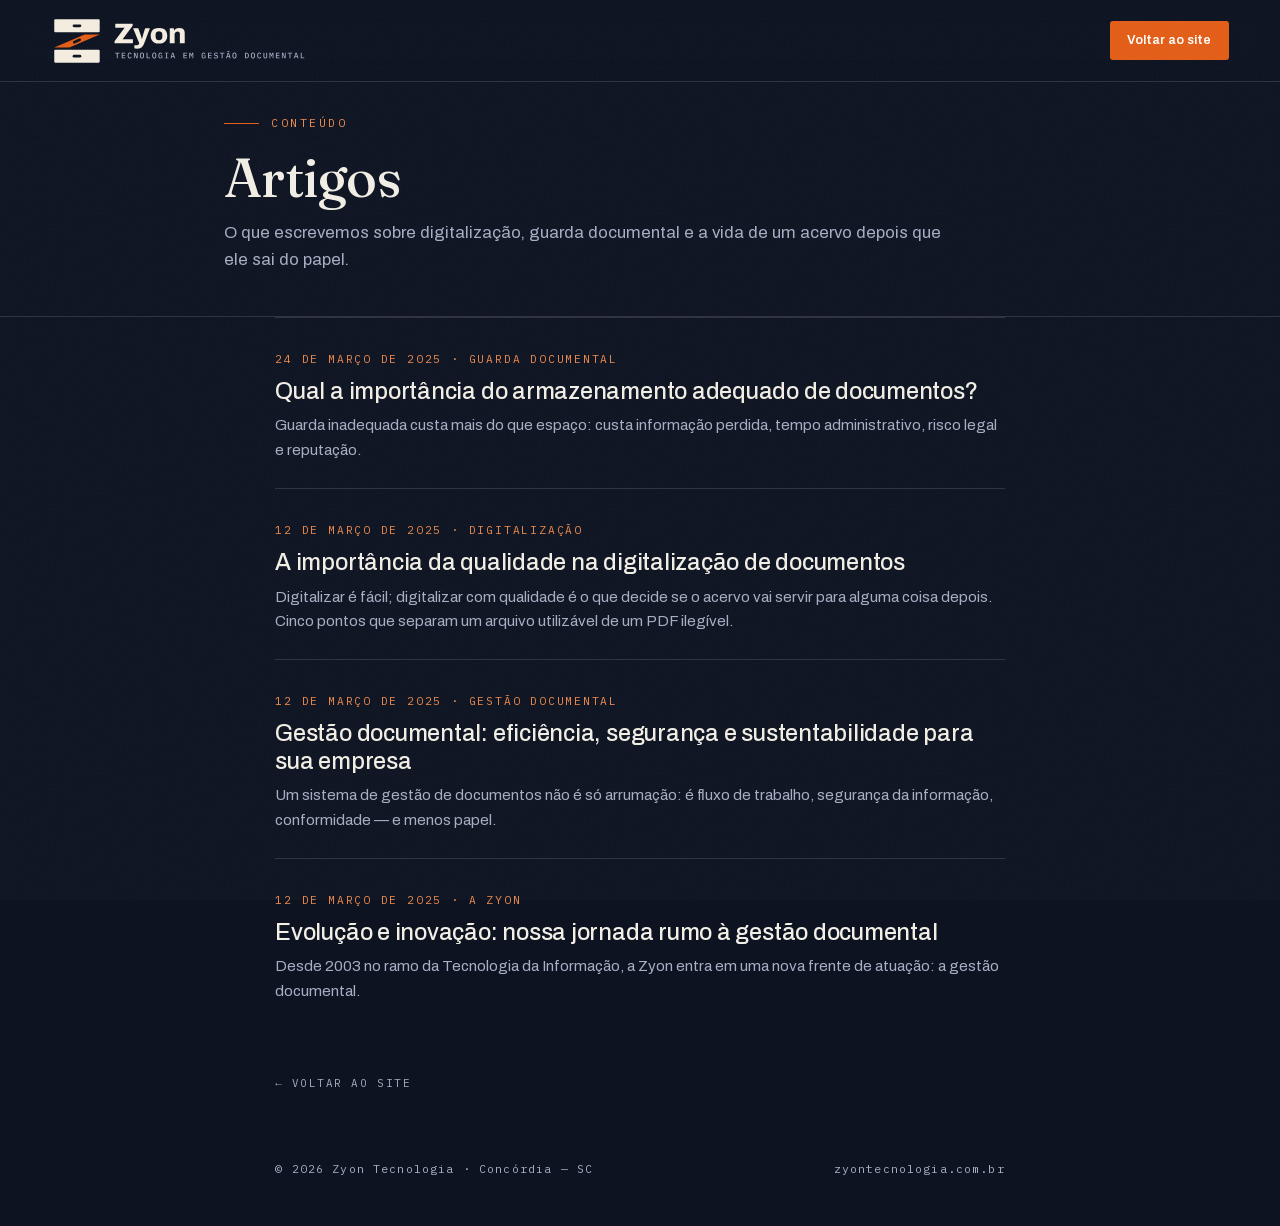
<file: artigos/index.html>
<!DOCTYPE html>
<html lang="pt-BR">
<head>
<meta charset="UTF-8">
<meta name="viewport" content="width=device-width, initial-scale=1.0">
<meta name="theme-color" content="#0D1321">
<title>Artigos — Zyon Tecnologia</title>
<meta name="description" content="Textos da Zyon Tecnologia sobre digitalização, guarda documental e gestão de acervos físicos e digitais.">
<link rel="canonical" href="https://zyontecnologia.com.br/artigos/">
<meta property="og:type" content="website">
<meta property="og:title" content="Artigos — Zyon Tecnologia">
<meta property="og:description" content="Textos da Zyon Tecnologia sobre digitalização, guarda documental e gestão de acervos físicos e digitais.">
<meta property="og:url" content="https://zyontecnologia.com.br/artigos/">
<meta property="og:image" content="https://zyontecnologia.com.br/assets/og-zyon.jpg">
<meta property="og:image:width" content="1200">
<meta property="og:image:height" content="630">
<meta property="og:image:alt" content="Zyon Tecnologia — Seu arquivo morto, vivo de novo.">
<meta name="twitter:card" content="summary_large_image">
<meta property="og:site_name" content="Zyon Tecnologia">
<meta property="og:locale" content="pt_BR">
<link rel="icon" href="/favicon.svg?v=20260904093355" type="image/svg+xml">
<link rel="icon" href="/favicon-16.png?v=20260904093355" sizes="16x16" type="image/png">
<link rel="icon" href="/favicon-32.png?v=20260904093355" sizes="32x32" type="image/png">
<link rel="apple-touch-icon" href="/apple-touch-icon.png?v=20260904093355">
<link rel="stylesheet" href="../assets/fonts/fonts.css?v=20260904093355">
<link rel="stylesheet" href="../css/style.css?v=20260904093355">
<link rel="stylesheet" href="../css/pagina.css?v=20260904093355">

</head>
<body>

<header class="topo rolou" id="header">
  <a class="marca" href="/" aria-label="Zyon — Tecnologia em gestão documental">
    <img class="marca-assinatura" src="../assets/img/zyon-assinatura.svg?v=20260904093355" alt="" width="475" height="96">
    <img class="marca-simbolo" src="../assets/img/zyon-simbolo-mancha.svg?v=20260904093355" alt="" width="84" height="80">
    <span class="marca-texto">
      <img class="marca-nome" src="../assets/img/zyon-nome.svg?v=20260904093355" alt="" width="130" height="46">
      <span class="marca-descritor"><span>Tecnologia em</span><span>Gestão documental</span></span>
    </span>
  </a>
  <a class="cta cta-mini" href="/" style="margin-left:auto">Voltar ao site</a>
</header>

<section class="doc-topo">
  <div class="doc-in">
    <p class="rotulo">Conteúdo</p>
    <h1>Artigos</h1>
    <p class="resumo">O que escrevemos sobre digitalização, guarda documental e a vida de um
    acervo depois que ele sai do papel.</p>
  </div>
</section>

<section class="art-lista">
  <a class="art-item" href="../qual-a-importancia-do-armazenamento-adequado-de-documentos/"><span class="art-data">24 de março de 2025 · Guarda documental</span><h2>Qual a importância do armazenamento adequado de documentos?</h2><p>Guarda inadequada custa mais do que espaço: custa informação perdida, tempo administrativo, risco legal e reputação.</p></a>
  <a class="art-item" href="../a-importancia-da-qualidade-na-digitalizacao-de-documentos/"><span class="art-data">12 de março de 2025 · Digitalização</span><h2>A importância da qualidade na digitalização de documentos</h2><p>Digitalizar é fácil; digitalizar com qualidade é o que decide se o acervo vai servir para alguma coisa depois. Cinco pontos que separam um arquivo utilizável de um PDF ilegível.</p></a>
  <a class="art-item" href="../gestao-documental-eficiencia-seguranca-e-sustentabilidade-para-sua-empresa/"><span class="art-data">12 de março de 2025 · Gestão documental</span><h2>Gestão documental: eficiência, segurança e sustentabilidade para sua empresa</h2><p>Um sistema de gestão de documentos não é só arrumação: é fluxo de trabalho, segurança da informação, conformidade — e menos papel.</p></a>
  <a class="art-item" href="../evolucao-e-inovacao-nossa-jornada-rumo-a-gestao-documental/"><span class="art-data">12 de março de 2025 · A Zyon</span><h2>Evolução e inovação: nossa jornada rumo à gestão documental</h2><p>Desde 2003 no ramo da Tecnologia da Informação, a Zyon entra em uma nova frente de atuação: a gestão documental.</p></a>
  <p style="margin-top:2.4rem"><a class="doc-voltar" href="/">← Voltar ao site</a></p>
</section>

<footer class="rodape" style="max-width:52rem;margin:0 auto;padding:0 var(--pad) 3rem">
  <p>© <span id="ano">2026</span> Zyon Tecnologia · Concórdia — SC</p>
  <a href="/">zyontecnologia.com.br</a>
</footer>

<script>document.getElementById("ano").textContent = new Date().getFullYear();</script>
</body>
</html>
</file>
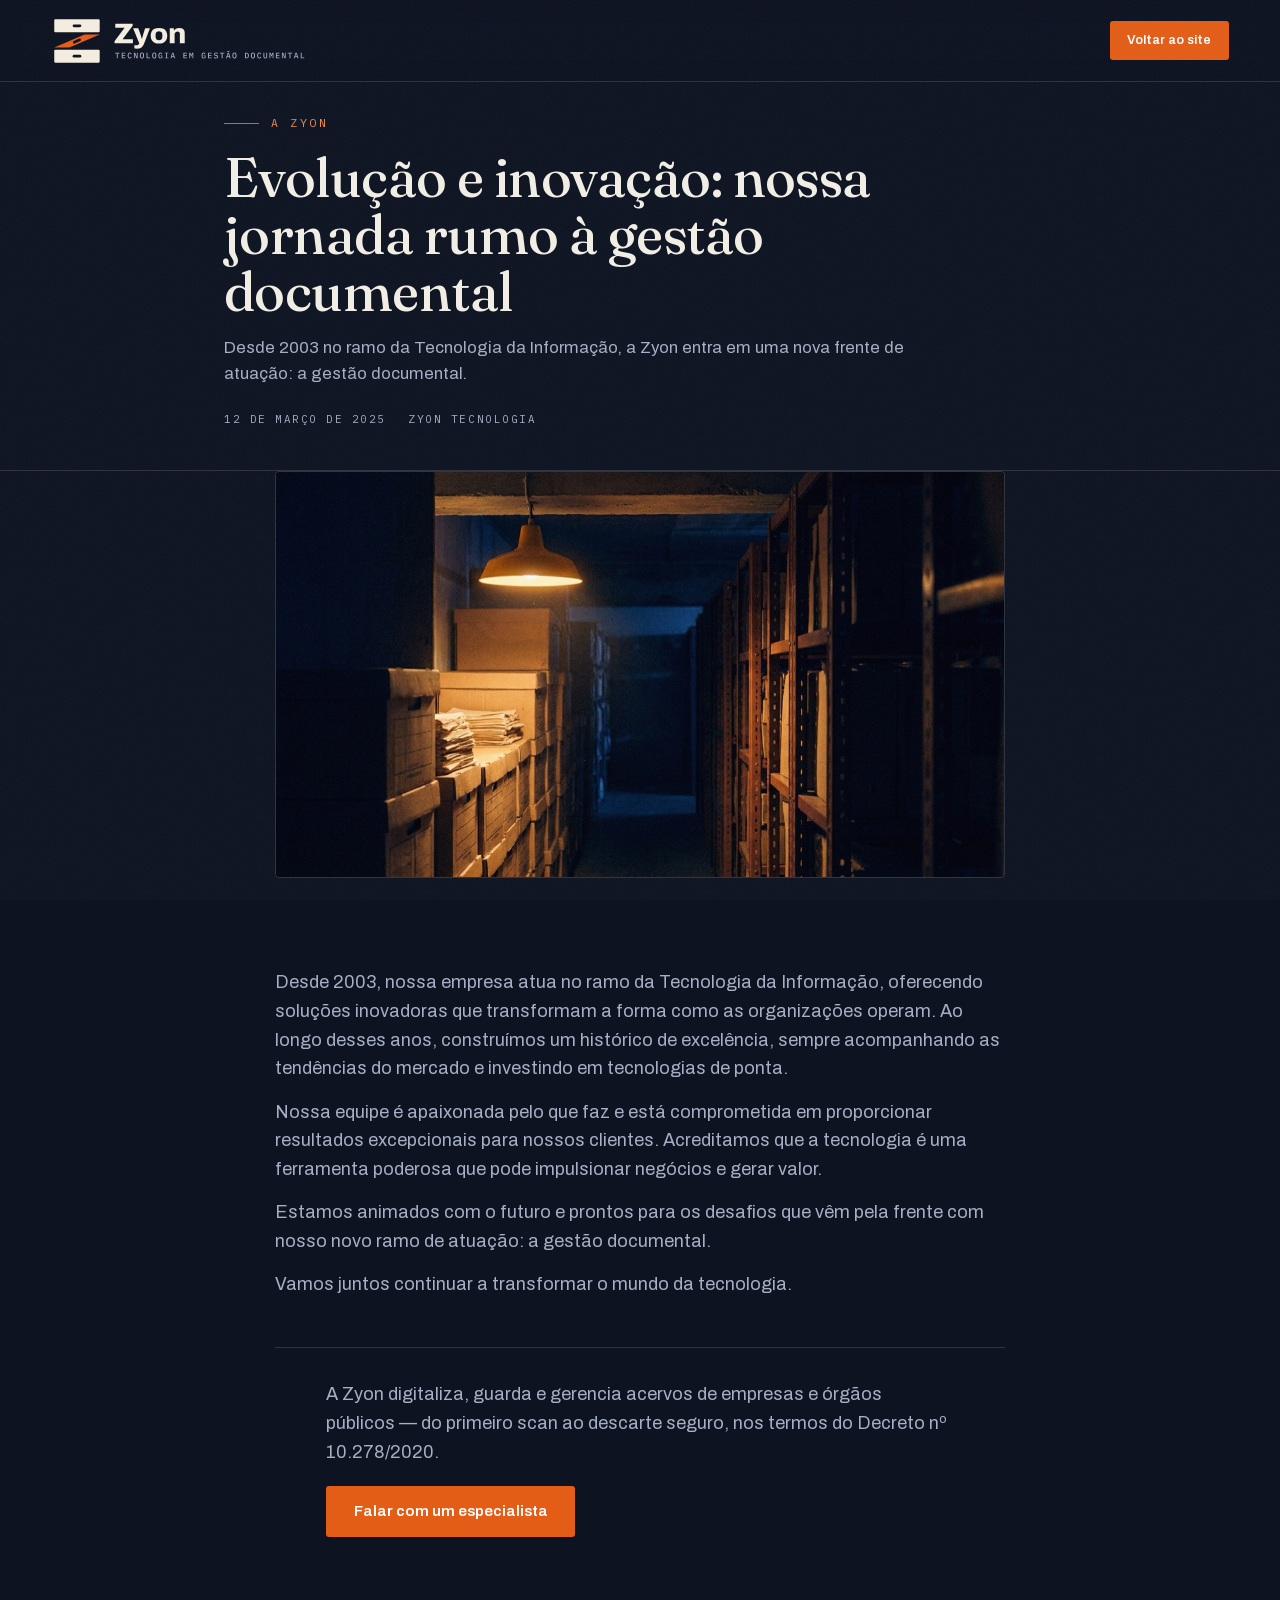
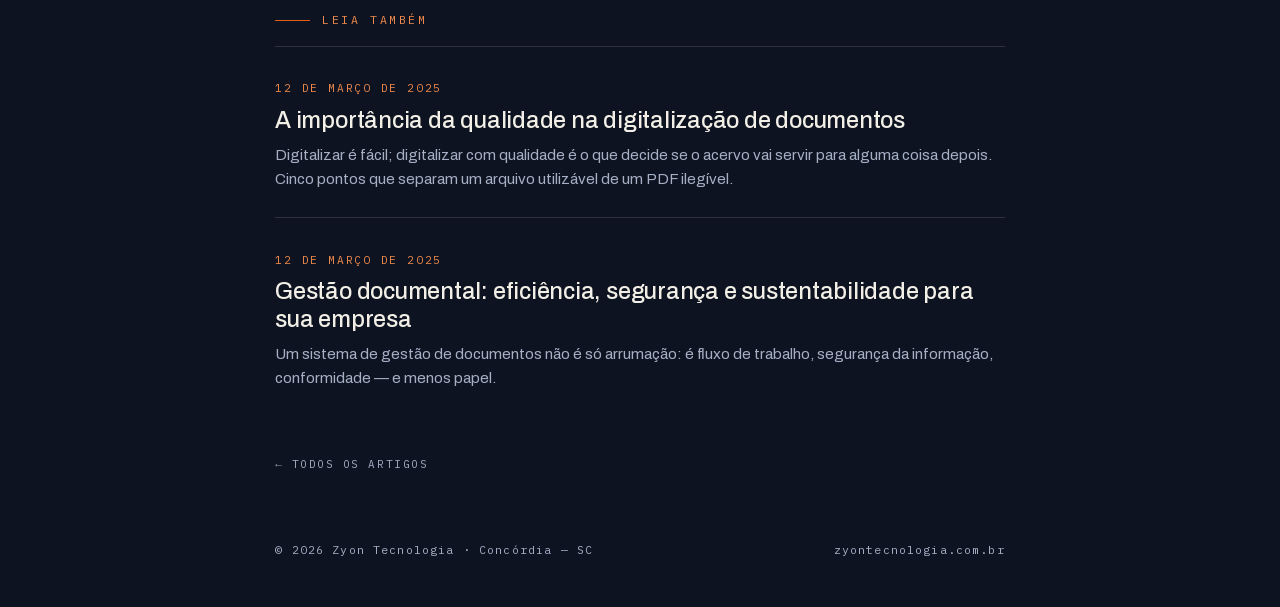
<file: evolucao-e-inovacao-nossa-jornada-rumo-a-gestao-documental/index.html>
<!DOCTYPE html>
<html lang="pt-BR">
<head>
<meta charset="UTF-8">
<meta name="viewport" content="width=device-width, initial-scale=1.0">
<meta name="theme-color" content="#0D1321">
<title>Evolução e inovação: nossa jornada rumo à gestão documental — Zyon Tecnologia</title>
<meta name="description" content="Desde 2003 no ramo da Tecnologia da Informação, a Zyon entra em uma nova frente de atuação: a gestão documental.">
<link rel="canonical" href="https://zyontecnologia.com.br/evolucao-e-inovacao-nossa-jornada-rumo-a-gestao-documental/">
<meta property="og:type" content="article">
<meta property="og:title" content="Evolução e inovação: nossa jornada rumo à gestão documental">
<meta property="og:description" content="Desde 2003 no ramo da Tecnologia da Informação, a Zyon entra em uma nova frente de atuação: a gestão documental.">
<meta property="og:url" content="https://zyontecnologia.com.br/evolucao-e-inovacao-nossa-jornada-rumo-a-gestao-documental/">
<meta property="og:image" content="https://zyontecnologia.com.br/assets/img/artigos/jornada.jpg?v=20260904093355">
<meta property="og:image:width" content="1200">
<meta property="og:image:height" content="669">
<meta property="og:site_name" content="Zyon Tecnologia">
<meta property="og:locale" content="pt_BR">
<link rel="icon" href="/favicon.svg?v=20260904093355" type="image/svg+xml">
<link rel="icon" href="/favicon-16.png?v=20260904093355" sizes="16x16" type="image/png">
<link rel="icon" href="/favicon-32.png?v=20260904093355" sizes="32x32" type="image/png">
<link rel="apple-touch-icon" href="/apple-touch-icon.png?v=20260904093355">
<link rel="stylesheet" href="../assets/fonts/fonts.css?v=20260904093355">
<link rel="stylesheet" href="../css/style.css?v=20260904093355">
<link rel="stylesheet" href="../css/pagina.css?v=20260904093355">
<script type="application/ld+json">
{
 "@context": "https://schema.org",
 "@type": "BlogPosting",
 "headline": "Evolução e inovação: nossa jornada rumo à gestão documental",
 "description": "Desde 2003 no ramo da Tecnologia da Informação, a Zyon entra em uma nova frente de atuação: a gestão documental.",
 "image": "https://zyontecnologia.com.br/assets/img/artigos/jornada.jpg?v=20260904093355",
 "datePublished": "2025-03-12",
 "dateModified": "2025-03-12",
 "inLanguage": "pt-BR",
 "mainEntityOfPage": {
  "@type": "WebPage",
  "@id": "https://zyontecnologia.com.br/evolucao-e-inovacao-nossa-jornada-rumo-a-gestao-documental/"
 },
 "author": {
  "@type": "Organization",
  "name": "Zyon Tecnologia"
 },
 "publisher": {
  "@type": "Organization",
  "name": "Zyon Tecnologia",
  "url": "https://zyontecnologia.com.br/"
 }
}
</script>
</head>
<body>

<header class="topo rolou" id="header">
  <a class="marca" href="/" aria-label="Zyon — Tecnologia em gestão documental">
    <img class="marca-assinatura" src="../assets/img/zyon-assinatura.svg?v=20260904093355" alt="" width="475" height="96">
    <img class="marca-simbolo" src="../assets/img/zyon-simbolo-mancha.svg?v=20260904093355" alt="" width="84" height="80">
    <span class="marca-texto">
      <img class="marca-nome" src="../assets/img/zyon-nome.svg?v=20260904093355" alt="" width="130" height="46">
      <span class="marca-descritor"><span>Tecnologia em</span><span>Gestão documental</span></span>
    </span>
  </a>
  <a class="cta cta-mini" href="/" style="margin-left:auto">Voltar ao site</a>
</header>

<section class="doc-topo">
  <div class="doc-in">
    <p class="rotulo">A Zyon</p>
    <h1>Evolução e inovação: nossa jornada rumo à gestão documental</h1>
    <p class="resumo">Desde 2003 no ramo da Tecnologia da Informação, a Zyon entra em uma nova frente de atuação: a gestão documental.</p>
    <div class="doc-meta">
      <span>12 de março de 2025</span>
      <span>Zyon Tecnologia</span>
    </div>
  </div>
</section>

<div class="art-capa">
  <img src="../assets/img/artigos/jornada.jpg?v=20260904093355" width="1200" height="669" alt="Equipe da Zyon Tecnologia" loading="lazy" decoding="async">
</div>

<main class="doc-corpo">
<p>Desde 2003, nossa empresa atua no ramo da Tecnologia da Informação, oferecendo
soluções inovadoras que transformam a forma como as organizações operam. Ao longo desses anos,
construímos um histórico de excelência, sempre acompanhando as tendências do mercado e
investindo em tecnologias de ponta.</p>

<p>Nossa equipe é apaixonada pelo que faz e está comprometida em proporcionar resultados
excepcionais para nossos clientes. Acreditamos que a tecnologia é uma ferramenta poderosa que
pode impulsionar negócios e gerar valor.</p>

<p>Estamos animados com o futuro e prontos para os desafios que vêm pela frente com nosso novo
ramo de atuação: a gestão documental.</p>

<p>Vamos juntos continuar a transformar o mundo da tecnologia.</p>

  <div class="art-fim">
    <p>A Zyon digitaliza, guarda e gerencia acervos de empresas e órgãos públicos —
    do primeiro scan ao descarte seguro, nos termos do Decreto nº 10.278/2020.</p>
    <a class="cta" href="https://wa.me/554934423503?text=Ol%C3%A1!%20Quero%20falar%20com%20um%20especialista." target="_blank" rel="noopener">Falar com um especialista</a>
  </div>
</main>

<section class="art-lista">
  <p class="rotulo" style="margin-bottom:1rem">Leia também</p>
  <a class="art-item" href="../a-importancia-da-qualidade-na-digitalizacao-de-documentos/"><span class="art-data">12 de março de 2025</span><h2>A importância da qualidade na digitalização de documentos</h2><p>Digitalizar é fácil; digitalizar com qualidade é o que decide se o acervo vai servir para alguma coisa depois. Cinco pontos que separam um arquivo utilizável de um PDF ilegível.</p></a>
  <a class="art-item" href="../gestao-documental-eficiencia-seguranca-e-sustentabilidade-para-sua-empresa/"><span class="art-data">12 de março de 2025</span><h2>Gestão documental: eficiência, segurança e sustentabilidade para sua empresa</h2><p>Um sistema de gestão de documentos não é só arrumação: é fluxo de trabalho, segurança da informação, conformidade — e menos papel.</p></a>
  <p style="margin-top:2rem"><a class="doc-voltar" href="../artigos/">← Todos os artigos</a></p>
</section>

<footer class="rodape" style="max-width:52rem;margin:0 auto;padding:0 var(--pad) 3rem">
  <p>© <span id="ano">2026</span> Zyon Tecnologia · Concórdia — SC</p>
  <a href="/">zyontecnologia.com.br</a>
</footer>

<script>document.getElementById("ano").textContent = new Date().getFullYear();</script>
</body>
</html>
</file>
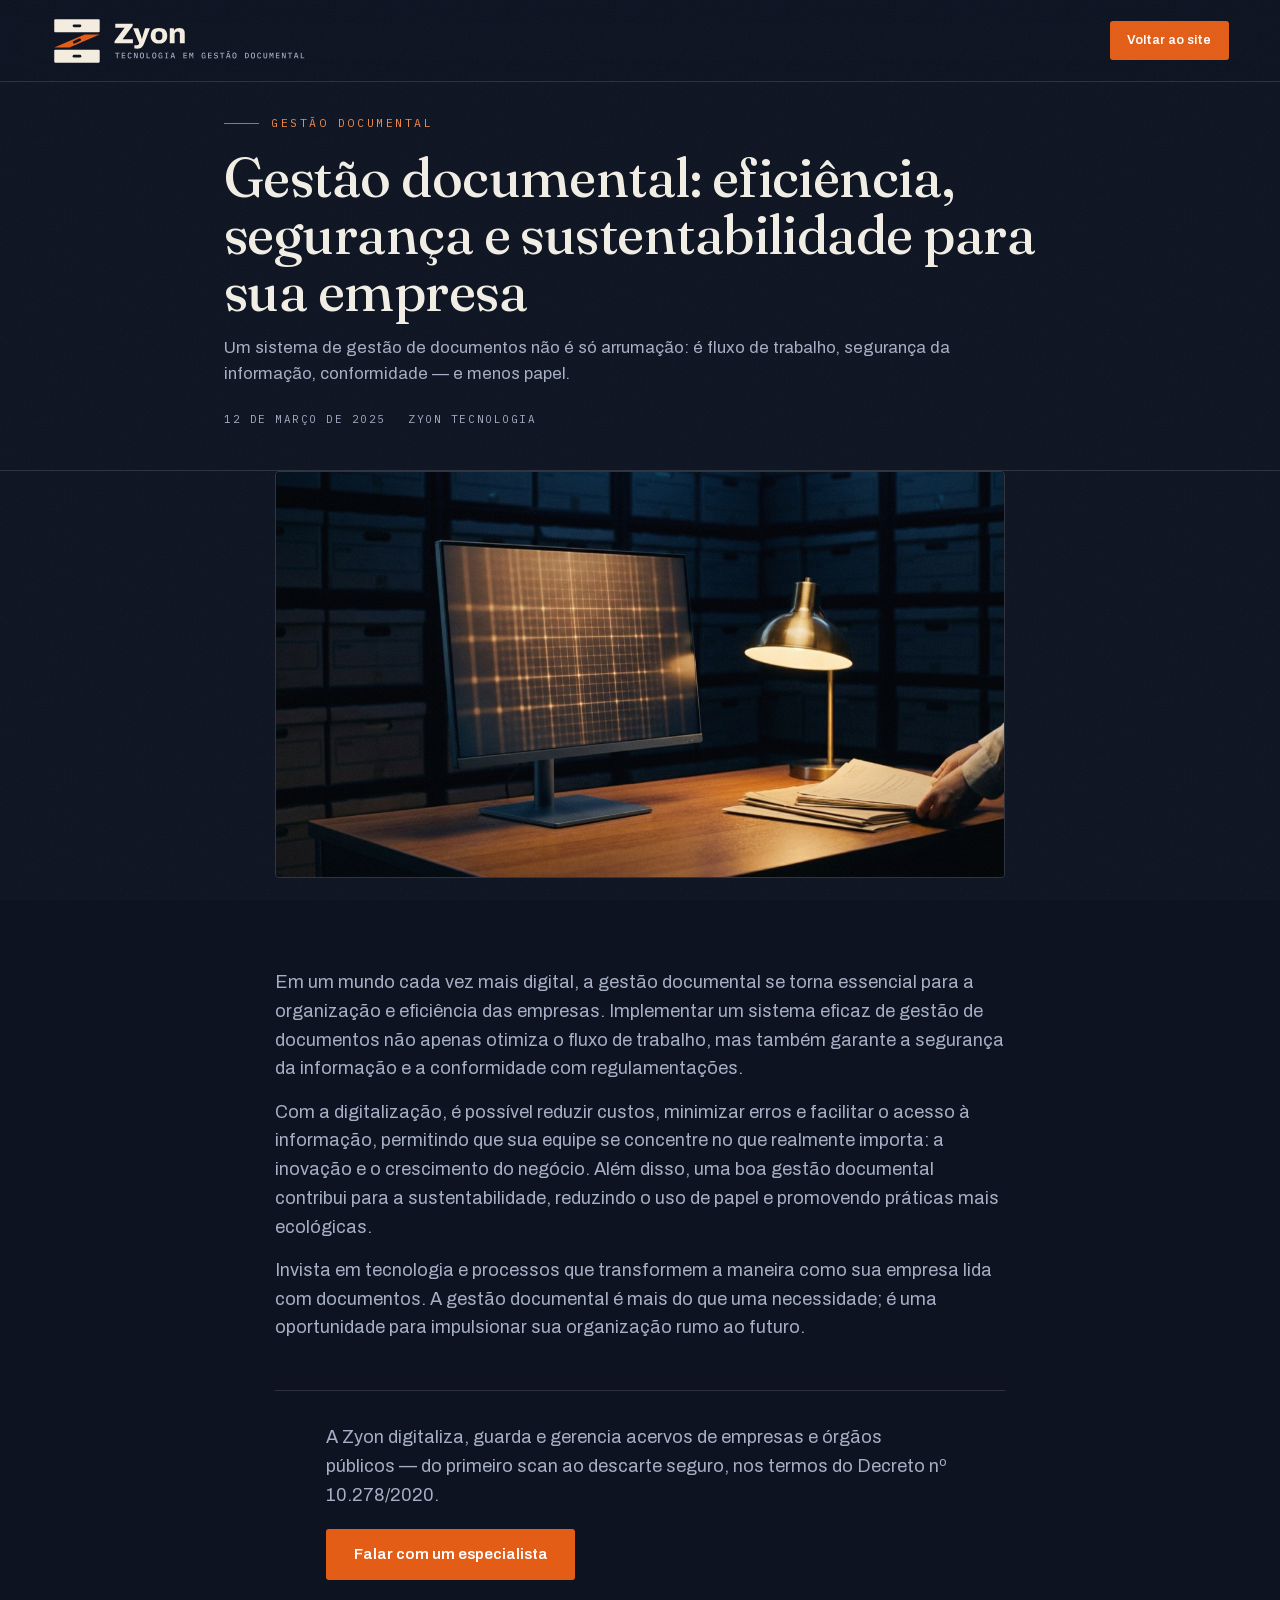
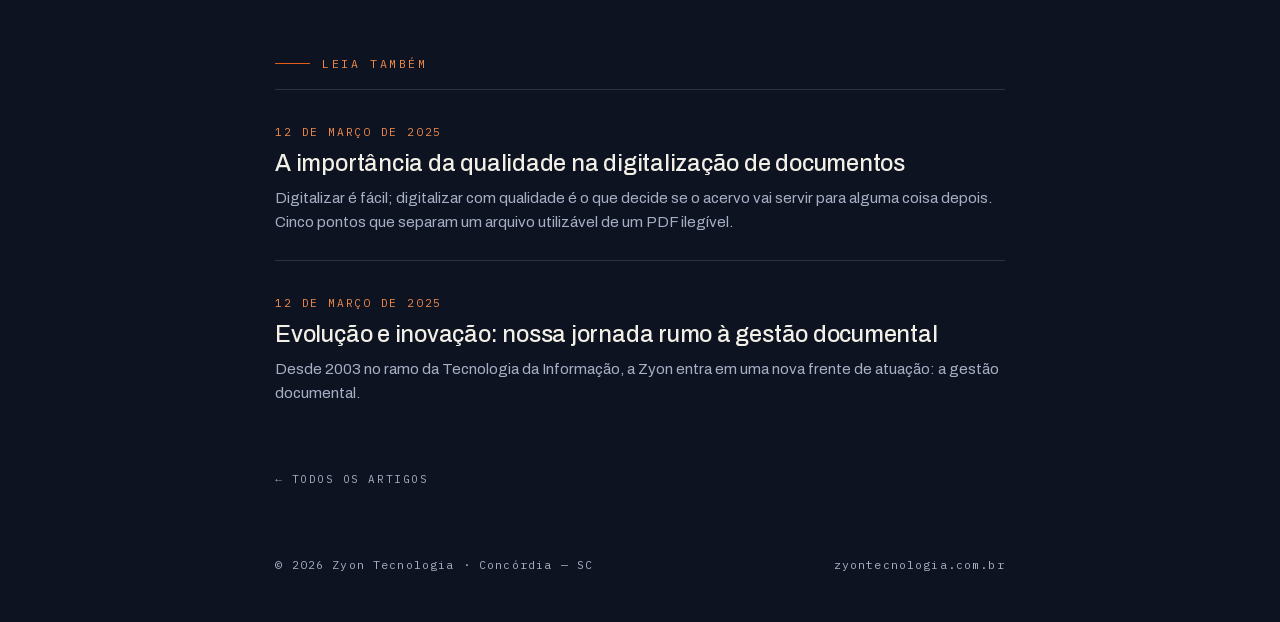
<file: gestao-documental-eficiencia-seguranca-e-sustentabilidade-para-sua-empresa/index.html>
<!DOCTYPE html>
<html lang="pt-BR">
<head>
<meta charset="UTF-8">
<meta name="viewport" content="width=device-width, initial-scale=1.0">
<meta name="theme-color" content="#0D1321">
<title>Gestão documental: eficiência, segurança e sustentabilidade para sua empresa — Zyon Tecnologia</title>
<meta name="description" content="Um sistema de gestão de documentos não é só arrumação: é fluxo de trabalho, segurança da informação, conformidade — e menos papel.">
<link rel="canonical" href="https://zyontecnologia.com.br/gestao-documental-eficiencia-seguranca-e-sustentabilidade-para-sua-empresa/">
<meta property="og:type" content="article">
<meta property="og:title" content="Gestão documental: eficiência, segurança e sustentabilidade para sua empresa">
<meta property="og:description" content="Um sistema de gestão de documentos não é só arrumação: é fluxo de trabalho, segurança da informação, conformidade — e menos papel.">
<meta property="og:url" content="https://zyontecnologia.com.br/gestao-documental-eficiencia-seguranca-e-sustentabilidade-para-sua-empresa/">
<meta property="og:image" content="https://zyontecnologia.com.br/assets/img/artigos/eficiencia.jpg?v=20260904093355">
<meta property="og:image:width" content="1200">
<meta property="og:image:height" content="669">
<meta property="og:site_name" content="Zyon Tecnologia">
<meta property="og:locale" content="pt_BR">
<link rel="icon" href="/favicon.svg?v=20260904093355" type="image/svg+xml">
<link rel="icon" href="/favicon-16.png?v=20260904093355" sizes="16x16" type="image/png">
<link rel="icon" href="/favicon-32.png?v=20260904093355" sizes="32x32" type="image/png">
<link rel="apple-touch-icon" href="/apple-touch-icon.png?v=20260904093355">
<link rel="stylesheet" href="../assets/fonts/fonts.css?v=20260904093355">
<link rel="stylesheet" href="../css/style.css?v=20260904093355">
<link rel="stylesheet" href="../css/pagina.css?v=20260904093355">
<script type="application/ld+json">
{
 "@context": "https://schema.org",
 "@type": "BlogPosting",
 "headline": "Gestão documental: eficiência, segurança e sustentabilidade para sua empresa",
 "description": "Um sistema de gestão de documentos não é só arrumação: é fluxo de trabalho, segurança da informação, conformidade — e menos papel.",
 "image": "https://zyontecnologia.com.br/assets/img/artigos/eficiencia.jpg?v=20260904093355",
 "datePublished": "2025-03-12",
 "dateModified": "2025-03-12",
 "inLanguage": "pt-BR",
 "mainEntityOfPage": {
  "@type": "WebPage",
  "@id": "https://zyontecnologia.com.br/gestao-documental-eficiencia-seguranca-e-sustentabilidade-para-sua-empresa/"
 },
 "author": {
  "@type": "Organization",
  "name": "Zyon Tecnologia"
 },
 "publisher": {
  "@type": "Organization",
  "name": "Zyon Tecnologia",
  "url": "https://zyontecnologia.com.br/"
 }
}
</script>
</head>
<body>

<header class="topo rolou" id="header">
  <a class="marca" href="/" aria-label="Zyon — Tecnologia em gestão documental">
    <img class="marca-assinatura" src="../assets/img/zyon-assinatura.svg?v=20260904093355" alt="" width="475" height="96">
    <img class="marca-simbolo" src="../assets/img/zyon-simbolo-mancha.svg?v=20260904093355" alt="" width="84" height="80">
    <span class="marca-texto">
      <img class="marca-nome" src="../assets/img/zyon-nome.svg?v=20260904093355" alt="" width="130" height="46">
      <span class="marca-descritor"><span>Tecnologia em</span><span>Gestão documental</span></span>
    </span>
  </a>
  <a class="cta cta-mini" href="/" style="margin-left:auto">Voltar ao site</a>
</header>

<section class="doc-topo">
  <div class="doc-in">
    <p class="rotulo">Gestão documental</p>
    <h1>Gestão documental: eficiência, segurança e sustentabilidade para sua empresa</h1>
    <p class="resumo">Um sistema de gestão de documentos não é só arrumação: é fluxo de trabalho, segurança da informação, conformidade — e menos papel.</p>
    <div class="doc-meta">
      <span>12 de março de 2025</span>
      <span>Zyon Tecnologia</span>
    </div>
  </div>
</section>

<div class="art-capa">
  <img src="../assets/img/artigos/eficiencia.jpg?v=20260904093355" width="1200" height="669" alt="Acervo documental organizado e indexado" loading="lazy" decoding="async">
</div>

<main class="doc-corpo">
<p>Em um mundo cada vez mais digital, a gestão documental se torna essencial para a
organização e eficiência das empresas. Implementar um sistema eficaz de gestão de documentos
não apenas otimiza o fluxo de trabalho, mas também garante a segurança da informação e a
conformidade com regulamentações.</p>

<p>Com a digitalização, é possível reduzir custos, minimizar erros e facilitar o acesso à
informação, permitindo que sua equipe se concentre no que realmente importa: a inovação e o
crescimento do negócio. Além disso, uma boa gestão documental contribui para a
sustentabilidade, reduzindo o uso de papel e promovendo práticas mais ecológicas.</p>

<p>Invista em tecnologia e processos que transformem a maneira como sua empresa lida com
documentos. A gestão documental é mais do que uma necessidade; é uma oportunidade para
impulsionar sua organização rumo ao futuro.</p>

  <div class="art-fim">
    <p>A Zyon digitaliza, guarda e gerencia acervos de empresas e órgãos públicos —
    do primeiro scan ao descarte seguro, nos termos do Decreto nº 10.278/2020.</p>
    <a class="cta" href="https://wa.me/554934423503?text=Ol%C3%A1!%20Quero%20falar%20com%20um%20especialista." target="_blank" rel="noopener">Falar com um especialista</a>
  </div>
</main>

<section class="art-lista">
  <p class="rotulo" style="margin-bottom:1rem">Leia também</p>
  <a class="art-item" href="../a-importancia-da-qualidade-na-digitalizacao-de-documentos/"><span class="art-data">12 de março de 2025</span><h2>A importância da qualidade na digitalização de documentos</h2><p>Digitalizar é fácil; digitalizar com qualidade é o que decide se o acervo vai servir para alguma coisa depois. Cinco pontos que separam um arquivo utilizável de um PDF ilegível.</p></a>
  <a class="art-item" href="../evolucao-e-inovacao-nossa-jornada-rumo-a-gestao-documental/"><span class="art-data">12 de março de 2025</span><h2>Evolução e inovação: nossa jornada rumo à gestão documental</h2><p>Desde 2003 no ramo da Tecnologia da Informação, a Zyon entra em uma nova frente de atuação: a gestão documental.</p></a>
  <p style="margin-top:2rem"><a class="doc-voltar" href="../artigos/">← Todos os artigos</a></p>
</section>

<footer class="rodape" style="max-width:52rem;margin:0 auto;padding:0 var(--pad) 3rem">
  <p>© <span id="ano">2026</span> Zyon Tecnologia · Concórdia — SC</p>
  <a href="/">zyontecnologia.com.br</a>
</footer>

<script>document.getElementById("ano").textContent = new Date().getFullYear();</script>
</body>
</html>
</file>
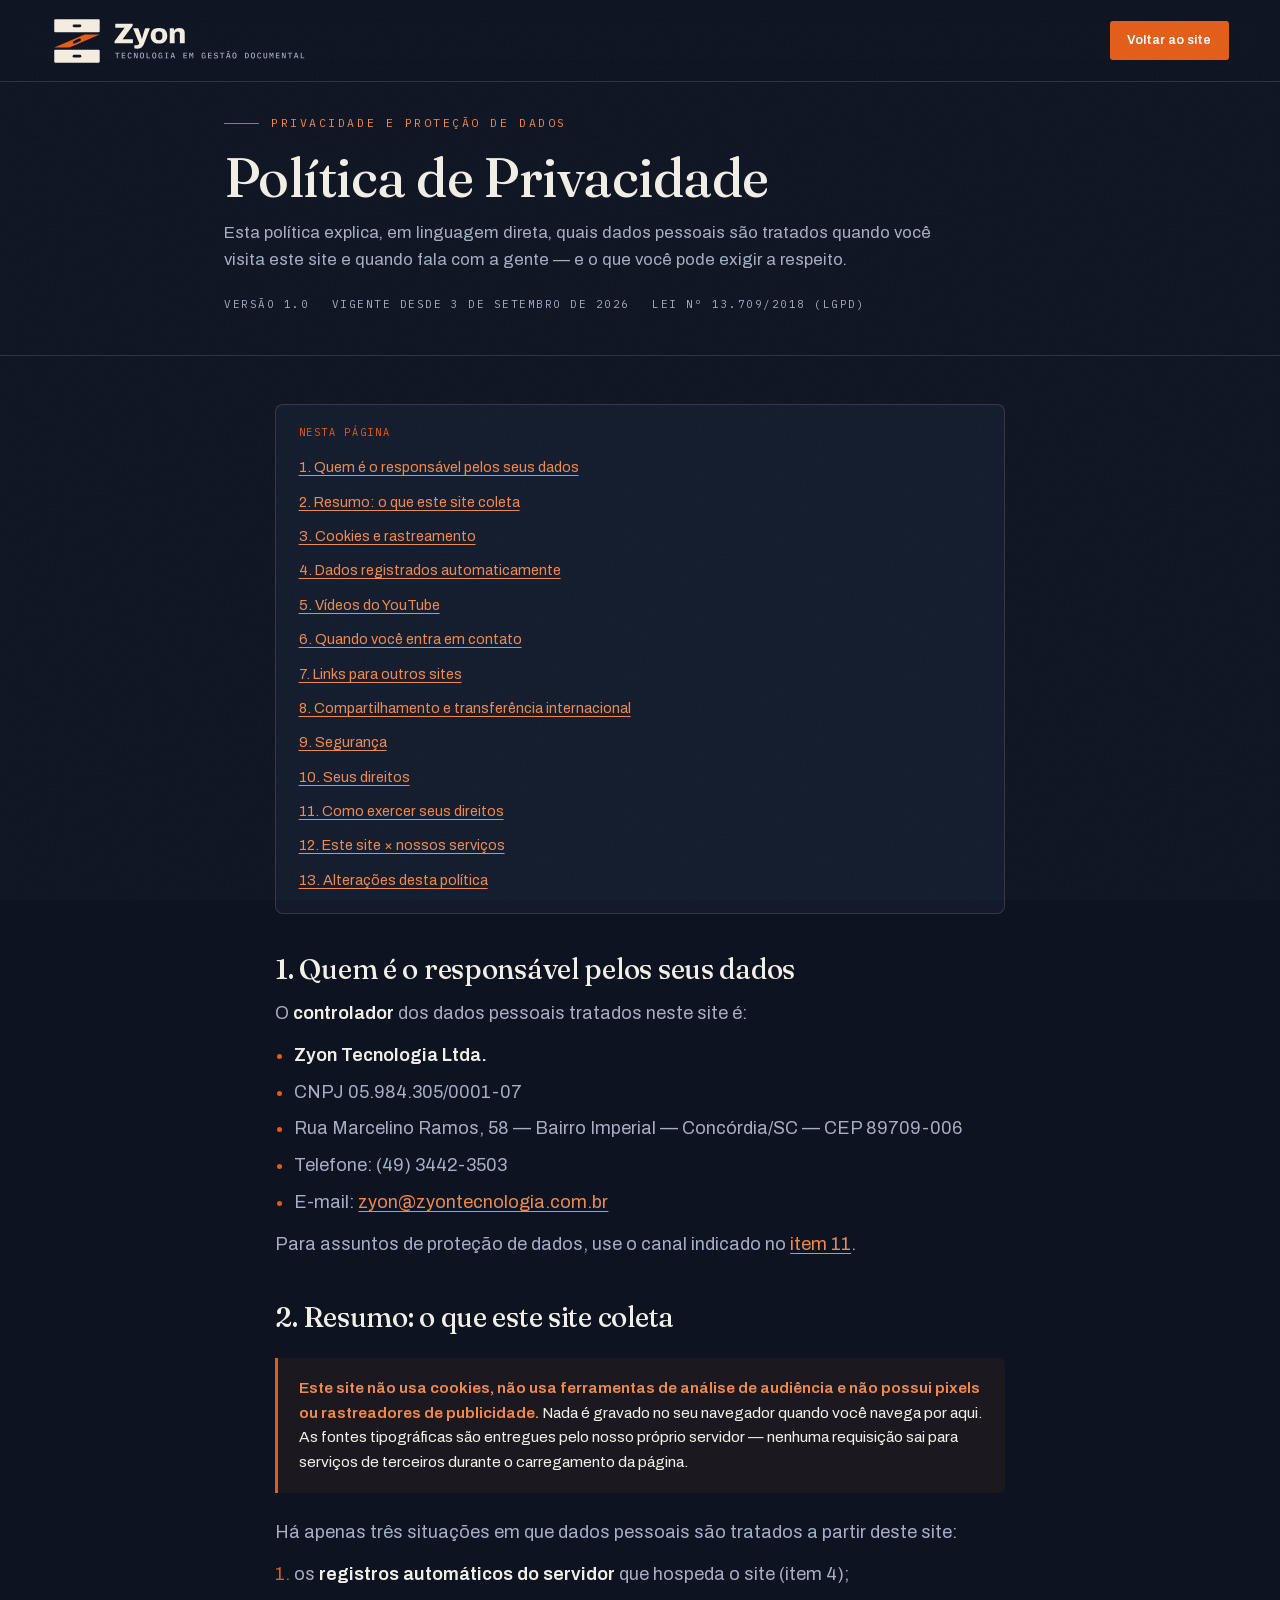
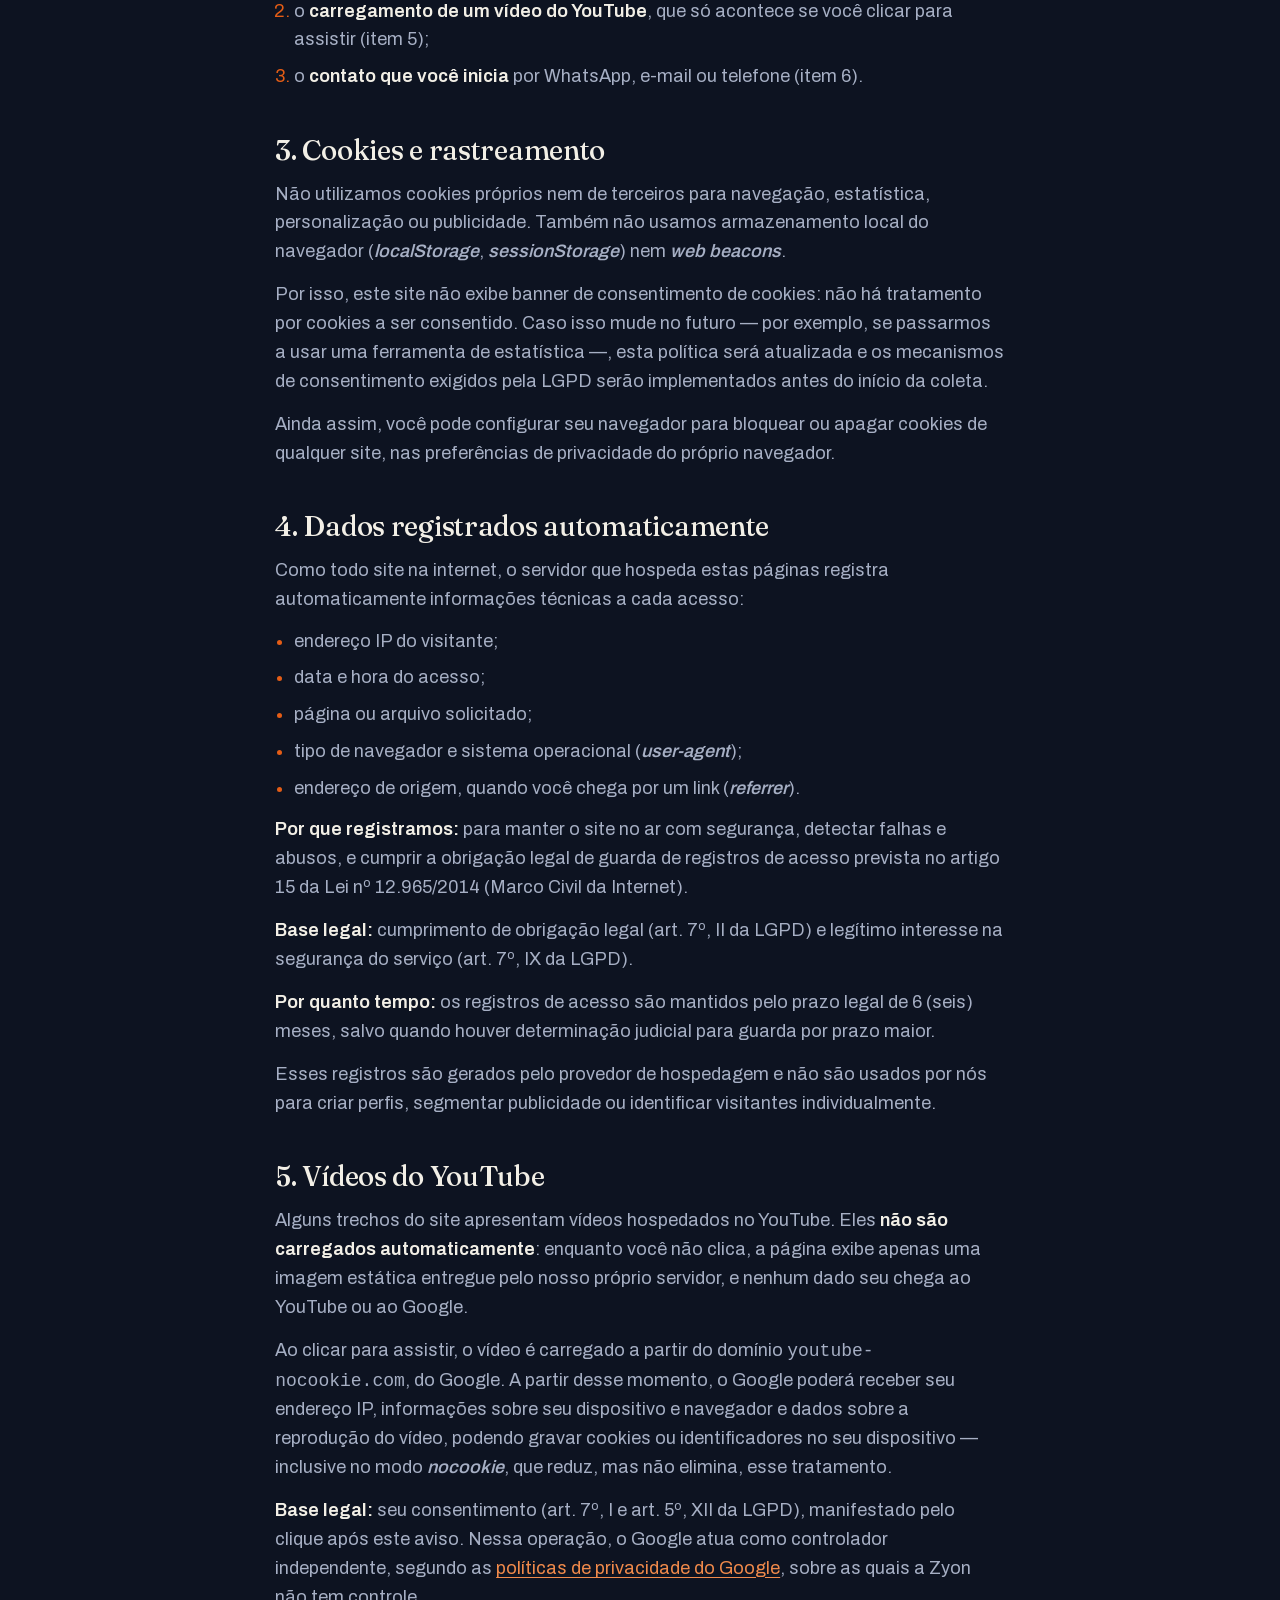
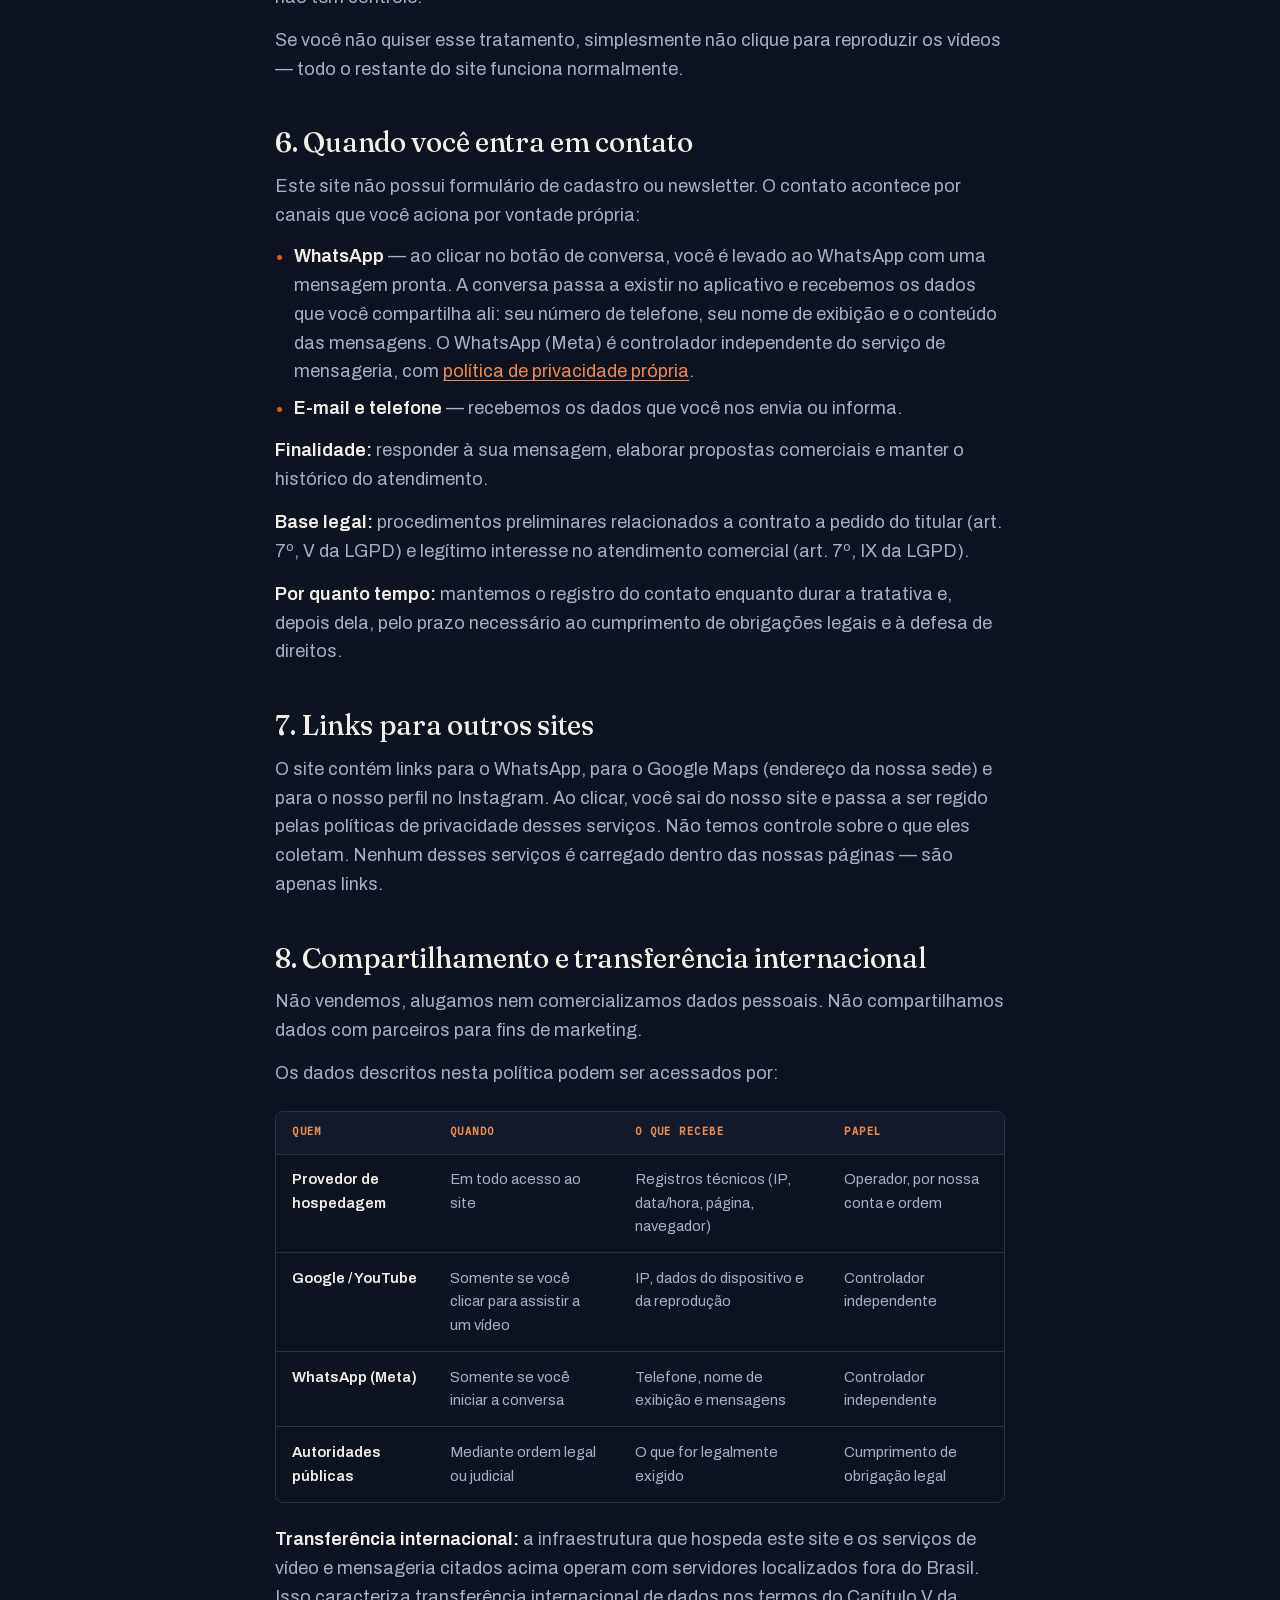
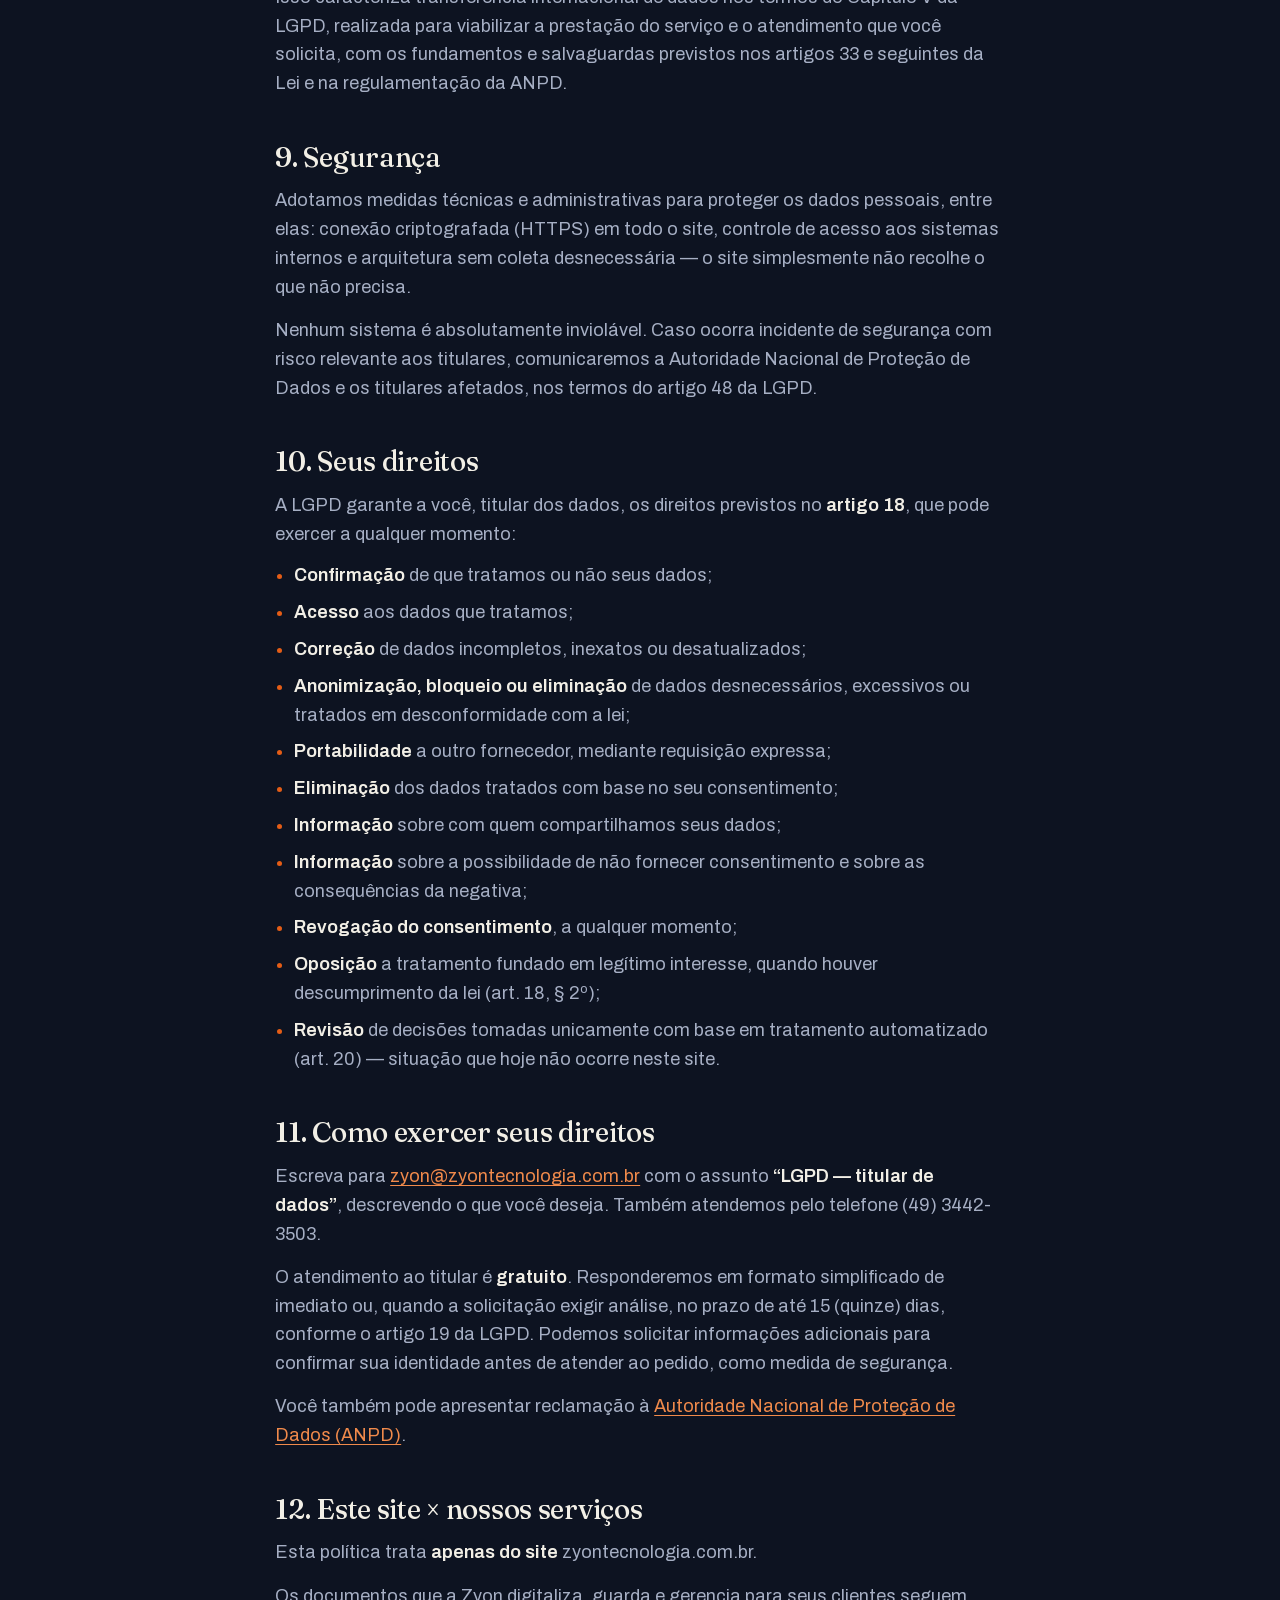
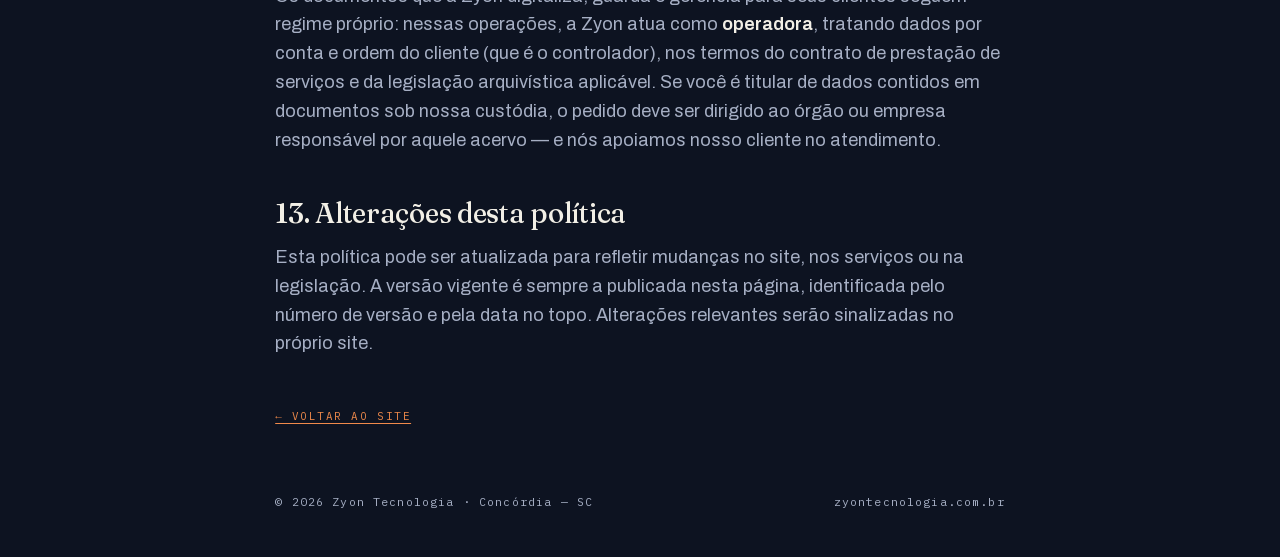
<file: politica-de-cookies/index.html>
<!DOCTYPE html>
<html lang="pt-BR">
<head>
<meta charset="UTF-8">
<link rel="icon" href="/favicon.svg?v=20260904093355" type="image/svg+xml">
<link rel="icon" href="/favicon-16.png?v=20260904093355" sizes="16x16" type="image/png">
<link rel="icon" href="/favicon-32.png?v=20260904093355" sizes="32x32" type="image/png">
<link rel="apple-touch-icon" href="/apple-touch-icon.png?v=20260904093355">
<title>Política de Privacidade — Zyon Tecnologia</title>
<link rel="canonical" href="https://zyontecnologia.com.br/politica-de-privacidade.html">
<meta http-equiv="refresh" content="0; url=../politica-de-privacidade.html">
<meta name="robots" content="noindex, follow">
</head>
<body>
<p>Esta página foi substituída pela <a href="../politica-de-privacidade.html">Política de Privacidade</a>.</p>
<script>location.replace("../politica-de-privacidade.html");</script>
</body>
</html>
</file>
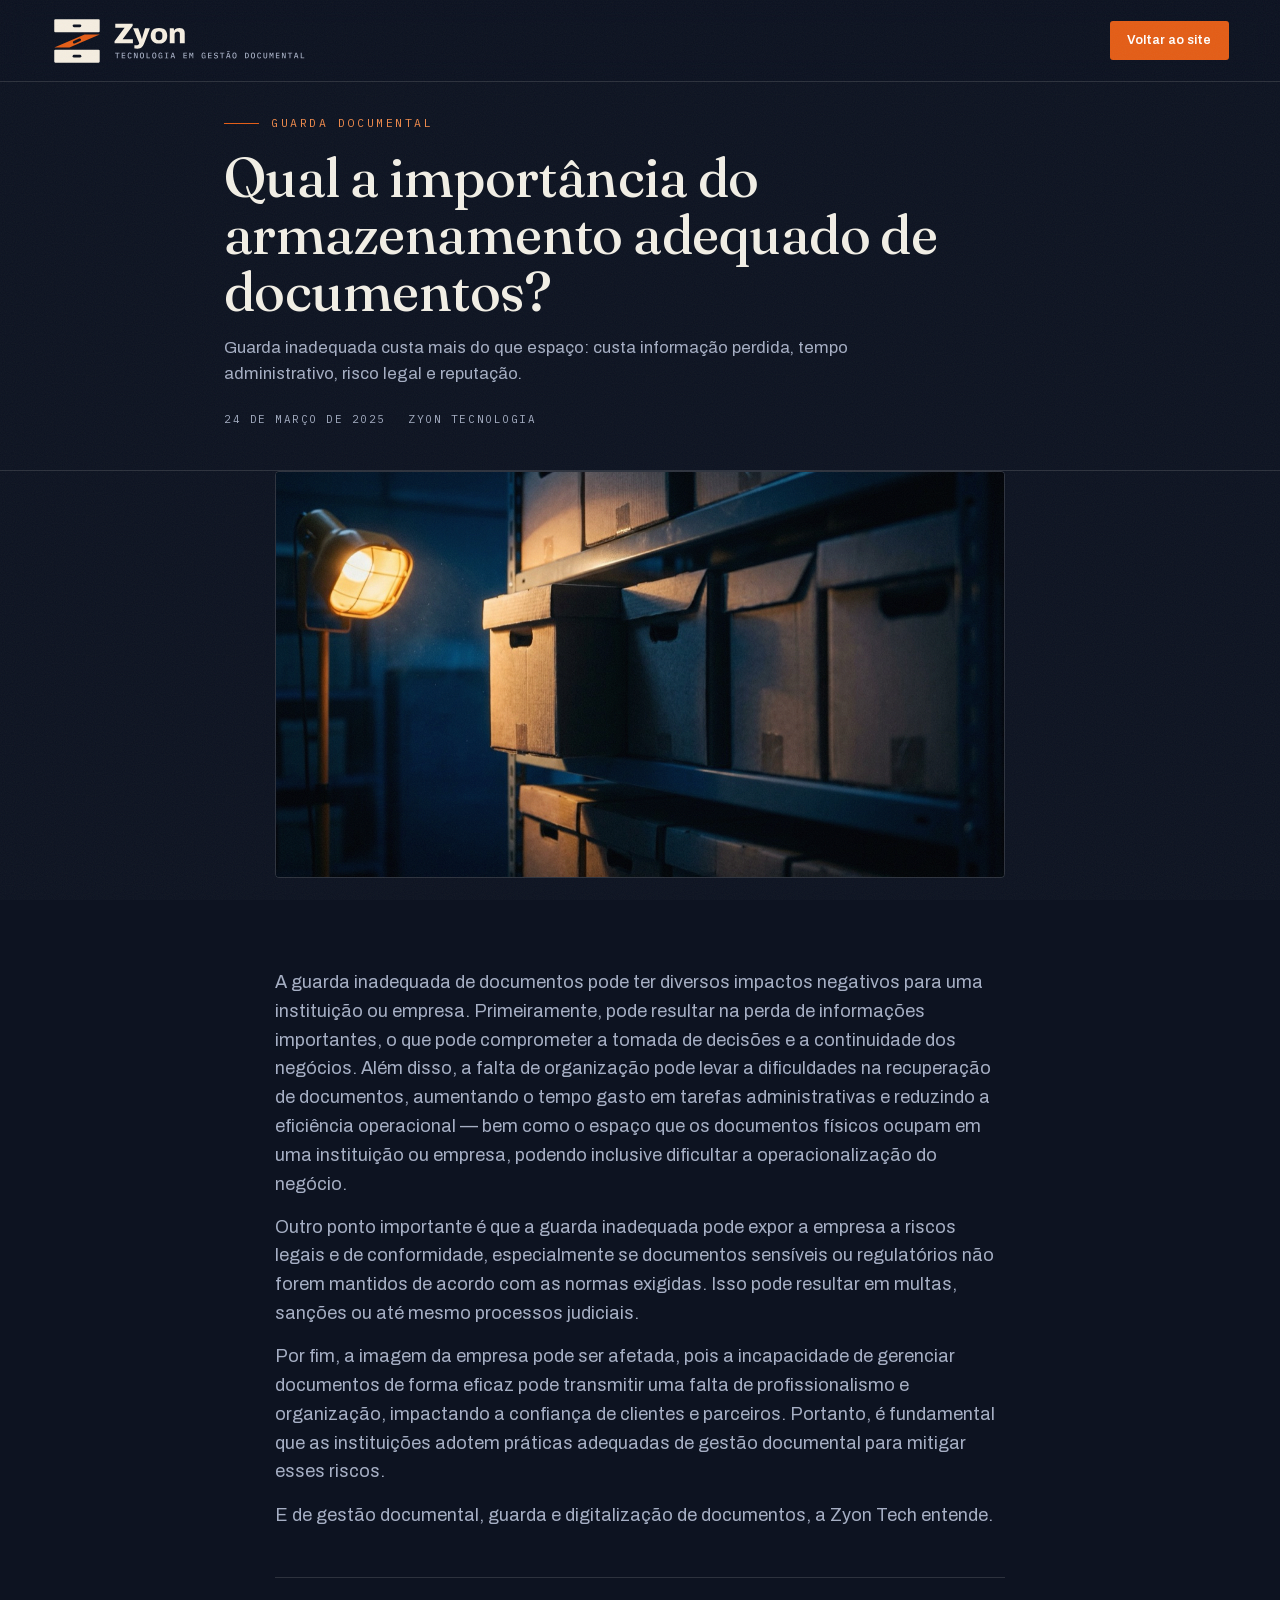
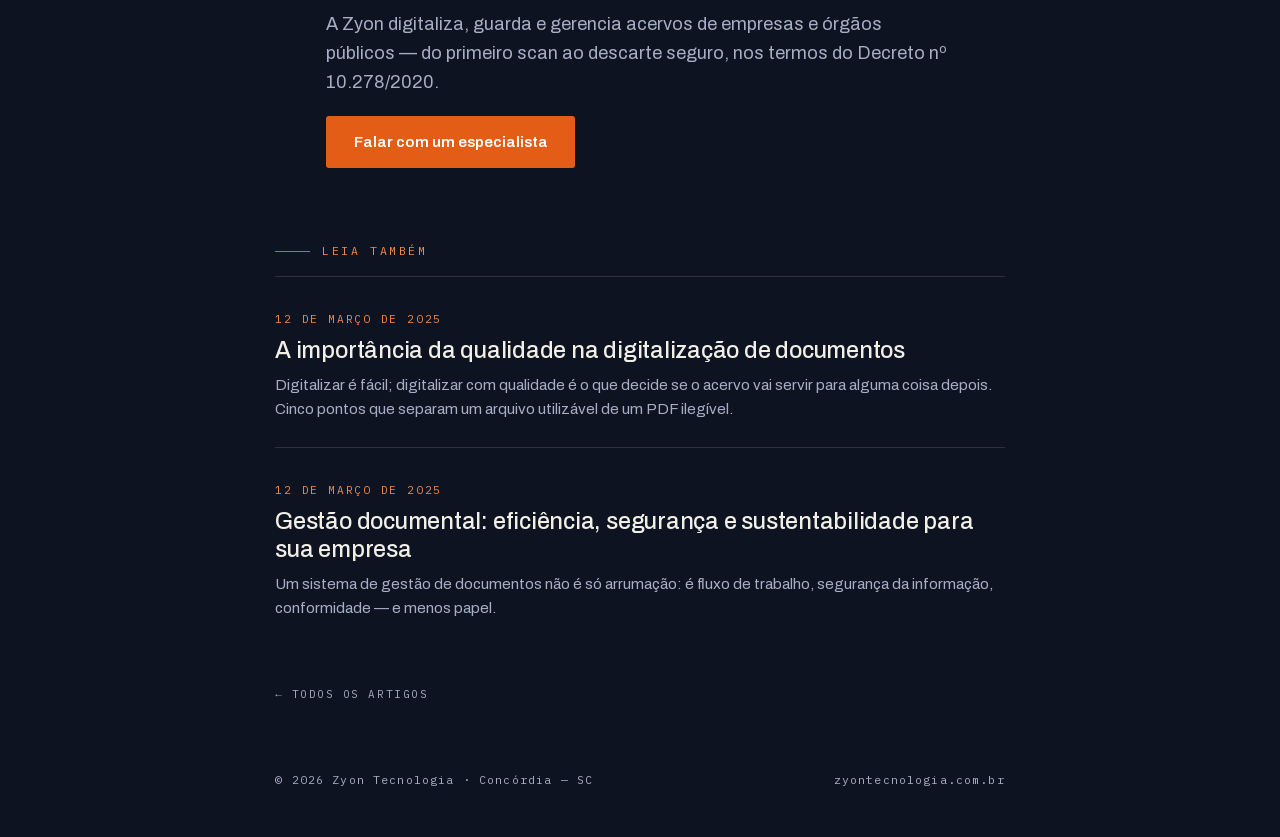
<file: qual-a-importancia-do-armazenamento-adequado-de-documentos/index.html>
<!DOCTYPE html>
<html lang="pt-BR">
<head>
<meta charset="UTF-8">
<meta name="viewport" content="width=device-width, initial-scale=1.0">
<meta name="theme-color" content="#0D1321">
<title>Qual a importância do armazenamento adequado de documentos? — Zyon Tecnologia</title>
<meta name="description" content="Guarda inadequada custa mais do que espaço: custa informação perdida, tempo administrativo, risco legal e reputação.">
<link rel="canonical" href="https://zyontecnologia.com.br/qual-a-importancia-do-armazenamento-adequado-de-documentos/">
<meta property="og:type" content="article">
<meta property="og:title" content="Qual a importância do armazenamento adequado de documentos?">
<meta property="og:description" content="Guarda inadequada custa mais do que espaço: custa informação perdida, tempo administrativo, risco legal e reputação.">
<meta property="og:url" content="https://zyontecnologia.com.br/qual-a-importancia-do-armazenamento-adequado-de-documentos/">
<meta property="og:image" content="https://zyontecnologia.com.br/assets/img/artigos/armazenamento.jpg?v=20260904093355">
<meta property="og:image:width" content="1200">
<meta property="og:image:height" content="669">
<meta property="og:site_name" content="Zyon Tecnologia">
<meta property="og:locale" content="pt_BR">
<link rel="icon" href="/favicon.svg?v=20260904093355" type="image/svg+xml">
<link rel="icon" href="/favicon-16.png?v=20260904093355" sizes="16x16" type="image/png">
<link rel="icon" href="/favicon-32.png?v=20260904093355" sizes="32x32" type="image/png">
<link rel="apple-touch-icon" href="/apple-touch-icon.png?v=20260904093355">
<link rel="stylesheet" href="../assets/fonts/fonts.css?v=20260904093355">
<link rel="stylesheet" href="../css/style.css?v=20260904093355">
<link rel="stylesheet" href="../css/pagina.css?v=20260904093355">
<script type="application/ld+json">
{
 "@context": "https://schema.org",
 "@type": "BlogPosting",
 "headline": "Qual a importância do armazenamento adequado de documentos?",
 "description": "Guarda inadequada custa mais do que espaço: custa informação perdida, tempo administrativo, risco legal e reputação.",
 "image": "https://zyontecnologia.com.br/assets/img/artigos/armazenamento.jpg?v=20260904093355",
 "datePublished": "2025-03-24",
 "dateModified": "2025-03-24",
 "inLanguage": "pt-BR",
 "mainEntityOfPage": {
  "@type": "WebPage",
  "@id": "https://zyontecnologia.com.br/qual-a-importancia-do-armazenamento-adequado-de-documentos/"
 },
 "author": {
  "@type": "Organization",
  "name": "Zyon Tecnologia"
 },
 "publisher": {
  "@type": "Organization",
  "name": "Zyon Tecnologia",
  "url": "https://zyontecnologia.com.br/"
 }
}
</script>
</head>
<body>

<header class="topo rolou" id="header">
  <a class="marca" href="/" aria-label="Zyon — Tecnologia em gestão documental">
    <img class="marca-assinatura" src="../assets/img/zyon-assinatura.svg?v=20260904093355" alt="" width="475" height="96">
    <img class="marca-simbolo" src="../assets/img/zyon-simbolo-mancha.svg?v=20260904093355" alt="" width="84" height="80">
    <span class="marca-texto">
      <img class="marca-nome" src="../assets/img/zyon-nome.svg?v=20260904093355" alt="" width="130" height="46">
      <span class="marca-descritor"><span>Tecnologia em</span><span>Gestão documental</span></span>
    </span>
  </a>
  <a class="cta cta-mini" href="/" style="margin-left:auto">Voltar ao site</a>
</header>

<section class="doc-topo">
  <div class="doc-in">
    <p class="rotulo">Guarda documental</p>
    <h1>Qual a importância do armazenamento adequado de documentos?</h1>
    <p class="resumo">Guarda inadequada custa mais do que espaço: custa informação perdida, tempo administrativo, risco legal e reputação.</p>
    <div class="doc-meta">
      <span>24 de março de 2025</span>
      <span>Zyon Tecnologia</span>
    </div>
  </div>
</section>

<div class="art-capa">
  <img src="../assets/img/artigos/armazenamento.jpg?v=20260904093355" width="1200" height="669" alt="Caixas-arquivo em guarda documental" loading="lazy" decoding="async">
</div>

<main class="doc-corpo">
<p>A guarda inadequada de documentos pode ter diversos impactos negativos para uma
instituição ou empresa. Primeiramente, pode resultar na perda de informações importantes, o
que pode comprometer a tomada de decisões e a continuidade dos negócios. Além disso, a falta
de organização pode levar a dificuldades na recuperação de documentos, aumentando o tempo
gasto em tarefas administrativas e reduzindo a eficiência operacional — bem como o espaço que
os documentos físicos ocupam em uma instituição ou empresa, podendo inclusive dificultar a
operacionalização do negócio.</p>

<p>Outro ponto importante é que a guarda inadequada pode expor a empresa a riscos legais e de
conformidade, especialmente se documentos sensíveis ou regulatórios não forem mantidos de
acordo com as normas exigidas. Isso pode resultar em multas, sanções ou até mesmo processos
judiciais.</p>

<p>Por fim, a imagem da empresa pode ser afetada, pois a incapacidade de gerenciar documentos
de forma eficaz pode transmitir uma falta de profissionalismo e organização, impactando a
confiança de clientes e parceiros. Portanto, é fundamental que as instituições adotem práticas
adequadas de gestão documental para mitigar esses riscos.</p>

<p>E de gestão documental, guarda e digitalização de documentos, a Zyon Tech entende.</p>

  <div class="art-fim">
    <p>A Zyon digitaliza, guarda e gerencia acervos de empresas e órgãos públicos —
    do primeiro scan ao descarte seguro, nos termos do Decreto nº 10.278/2020.</p>
    <a class="cta" href="https://wa.me/554934423503?text=Ol%C3%A1!%20Quero%20falar%20com%20um%20especialista." target="_blank" rel="noopener">Falar com um especialista</a>
  </div>
</main>

<section class="art-lista">
  <p class="rotulo" style="margin-bottom:1rem">Leia também</p>
  <a class="art-item" href="../a-importancia-da-qualidade-na-digitalizacao-de-documentos/"><span class="art-data">12 de março de 2025</span><h2>A importância da qualidade na digitalização de documentos</h2><p>Digitalizar é fácil; digitalizar com qualidade é o que decide se o acervo vai servir para alguma coisa depois. Cinco pontos que separam um arquivo utilizável de um PDF ilegível.</p></a>
  <a class="art-item" href="../gestao-documental-eficiencia-seguranca-e-sustentabilidade-para-sua-empresa/"><span class="art-data">12 de março de 2025</span><h2>Gestão documental: eficiência, segurança e sustentabilidade para sua empresa</h2><p>Um sistema de gestão de documentos não é só arrumação: é fluxo de trabalho, segurança da informação, conformidade — e menos papel.</p></a>
  <p style="margin-top:2rem"><a class="doc-voltar" href="../artigos/">← Todos os artigos</a></p>
</section>

<footer class="rodape" style="max-width:52rem;margin:0 auto;padding:0 var(--pad) 3rem">
  <p>© <span id="ano">2026</span> Zyon Tecnologia · Concórdia — SC</p>
  <a href="/">zyontecnologia.com.br</a>
</footer>

<script>document.getElementById("ano").textContent = new Date().getFullYear();</script>
</body>
</html>
</file>
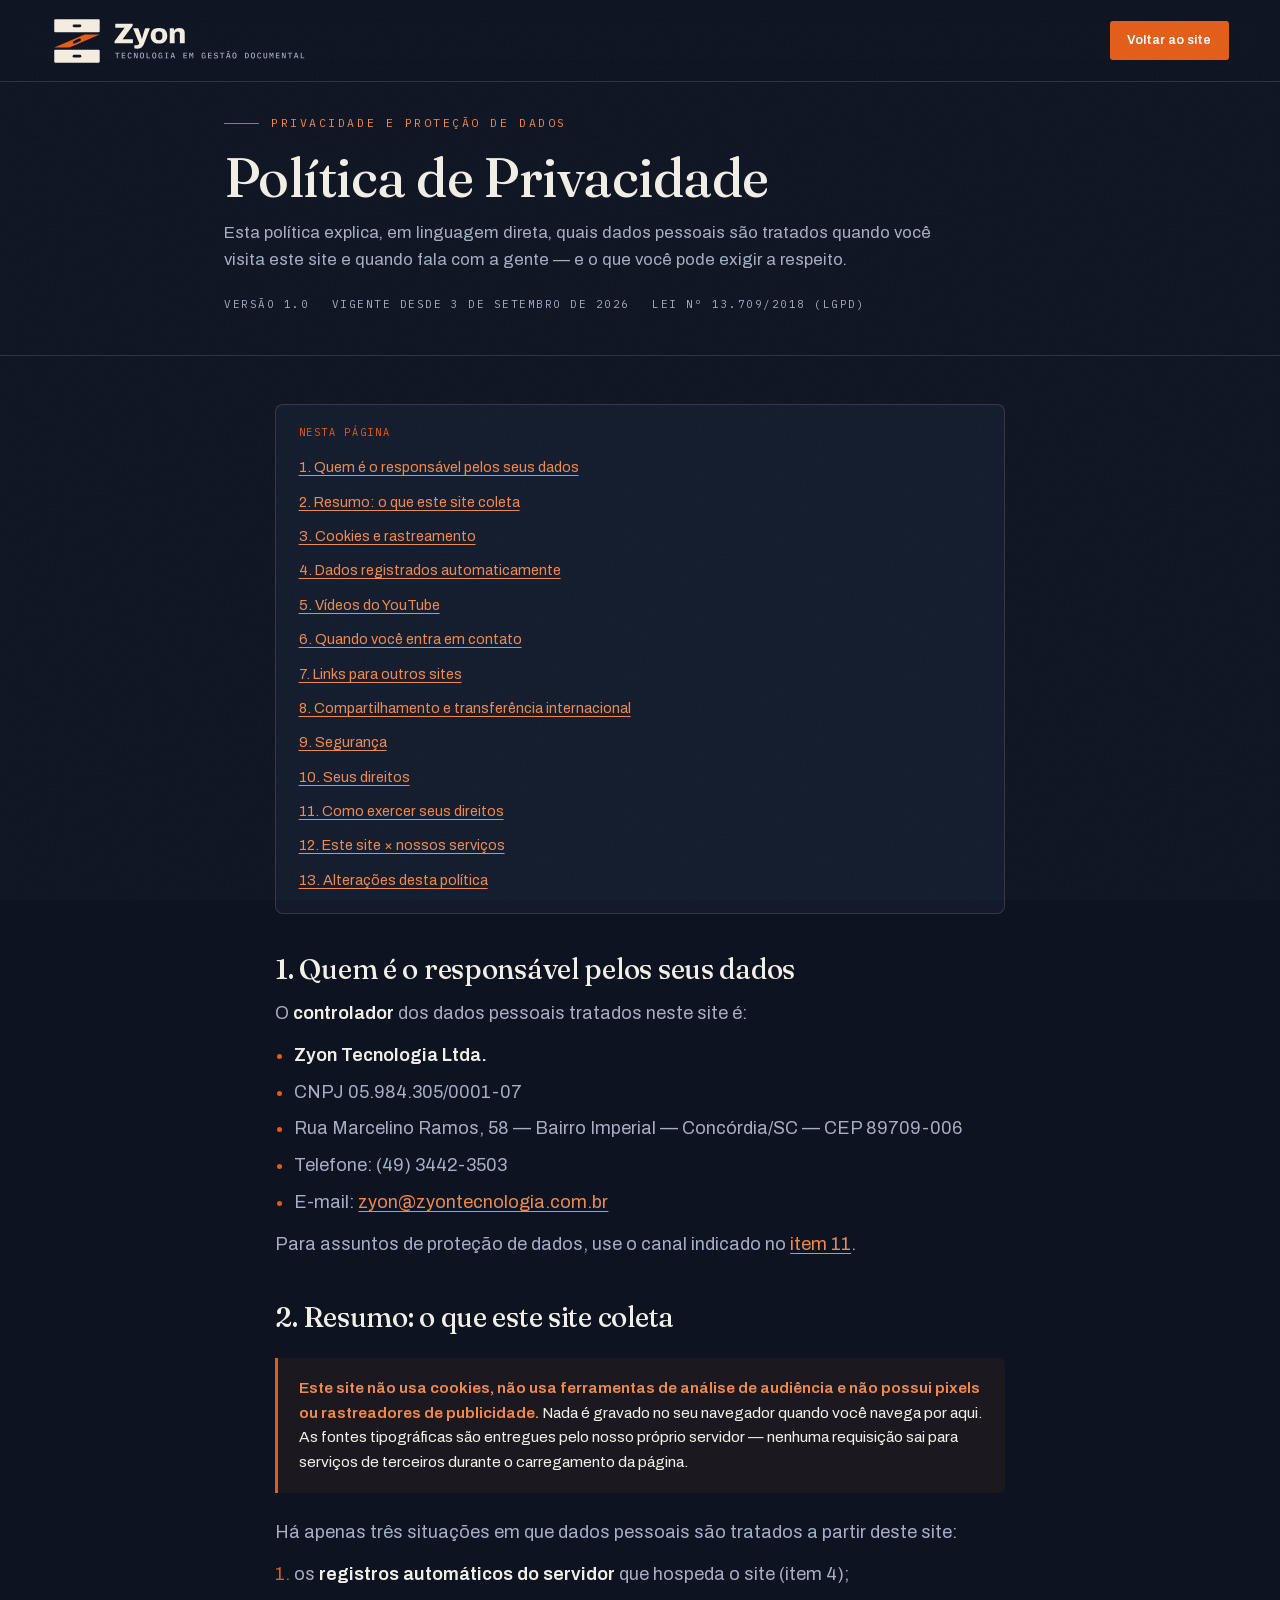
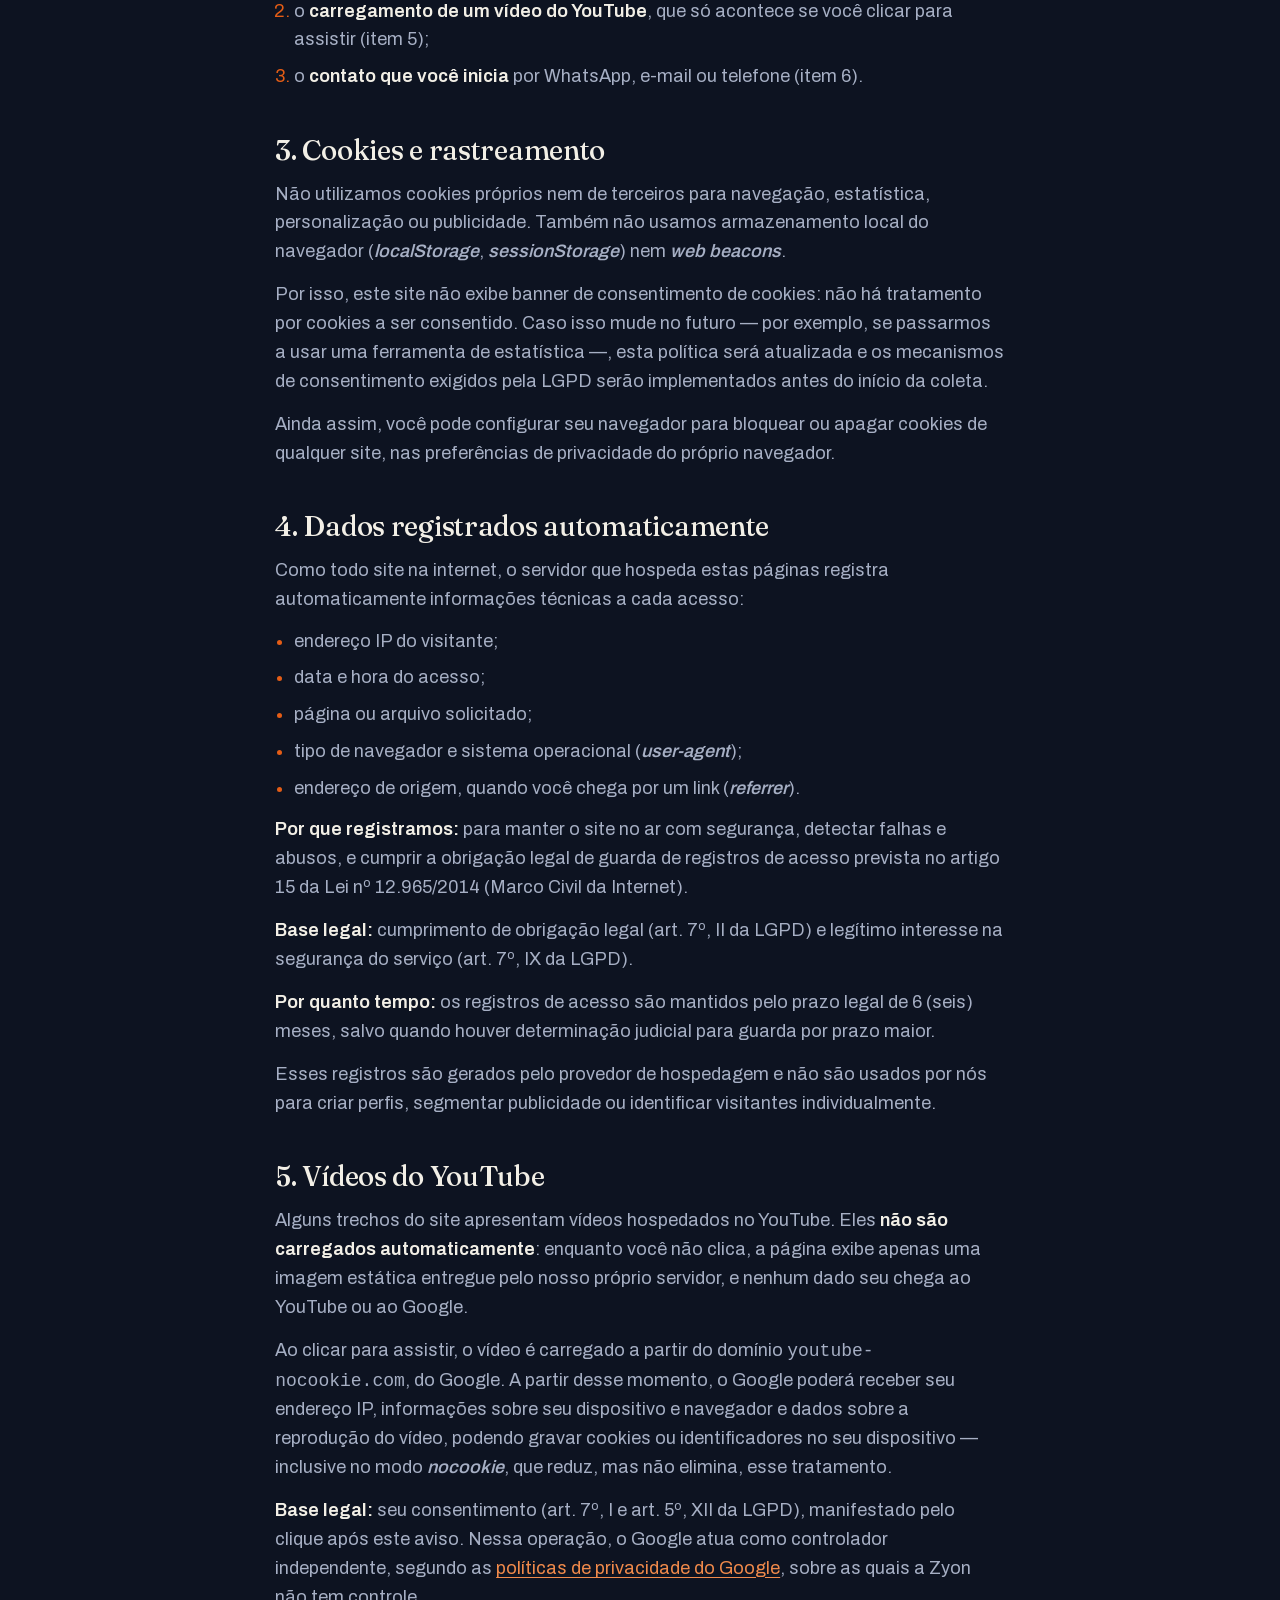
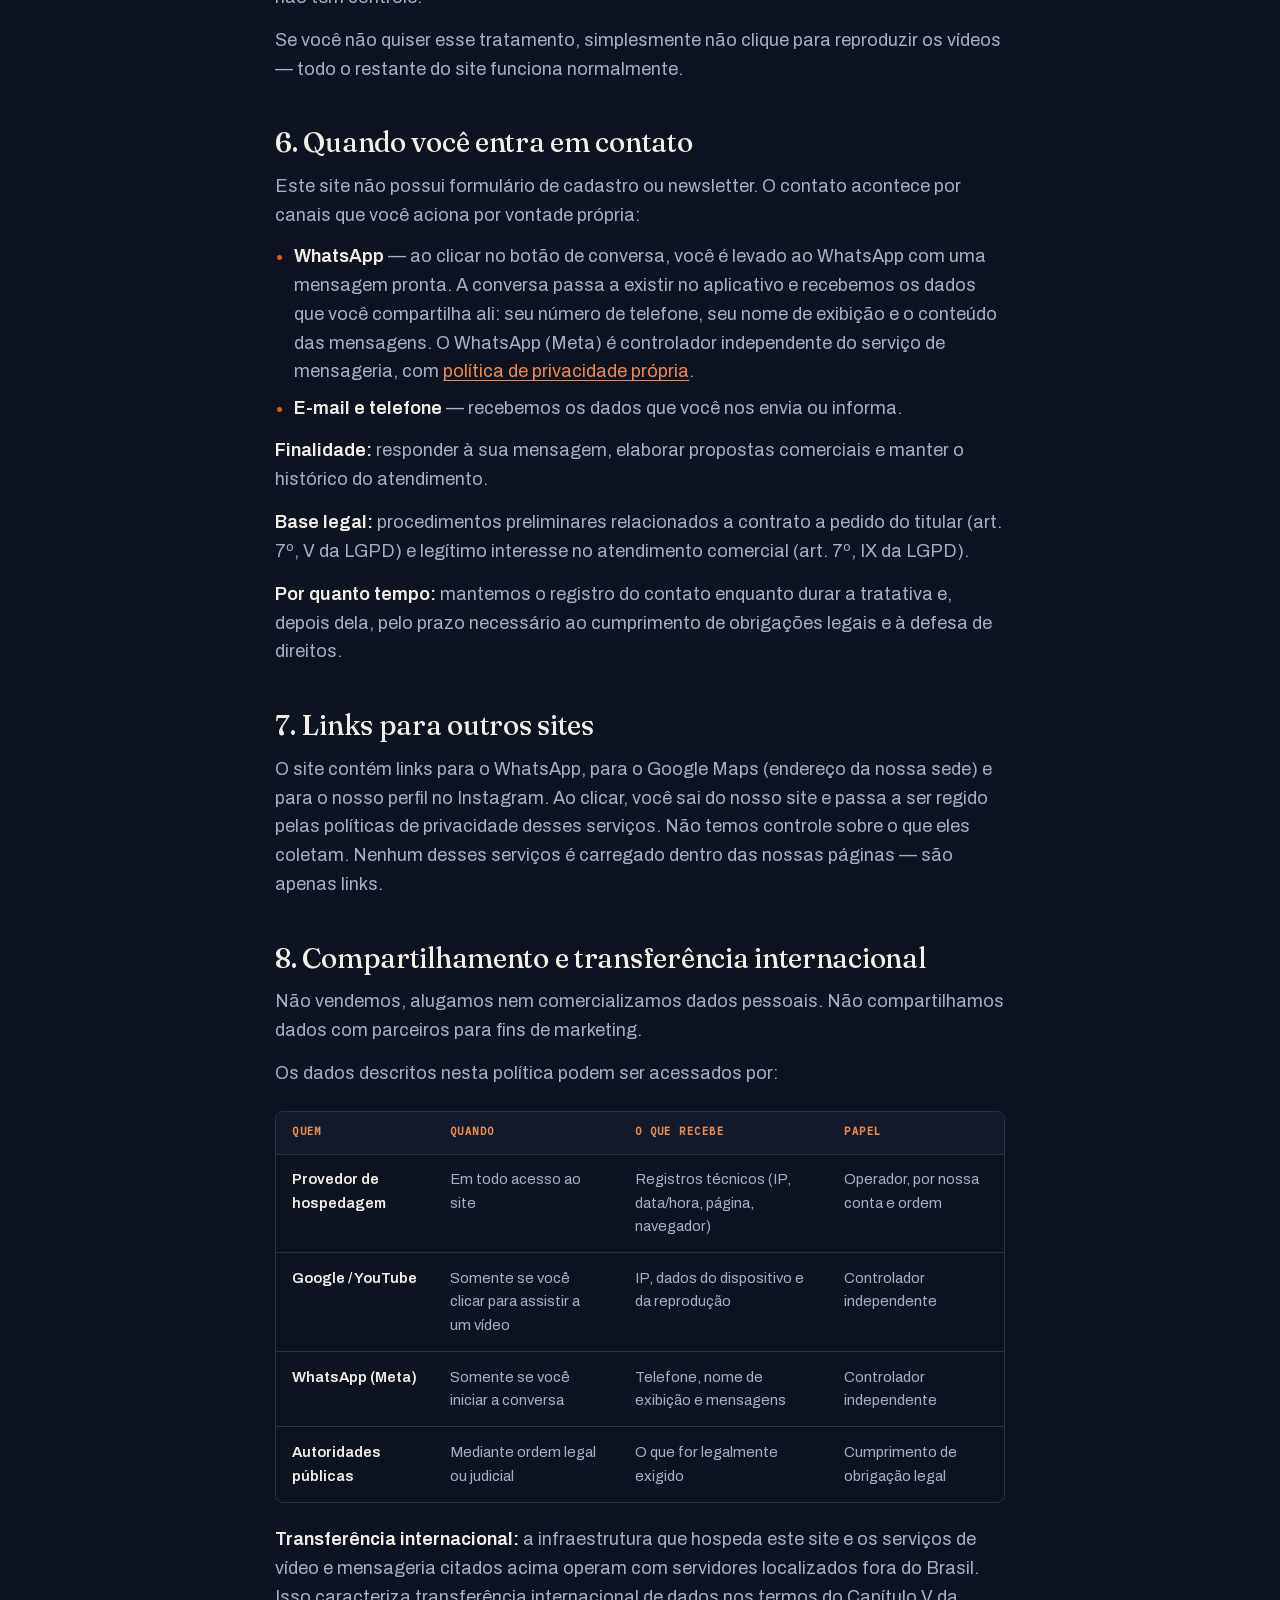
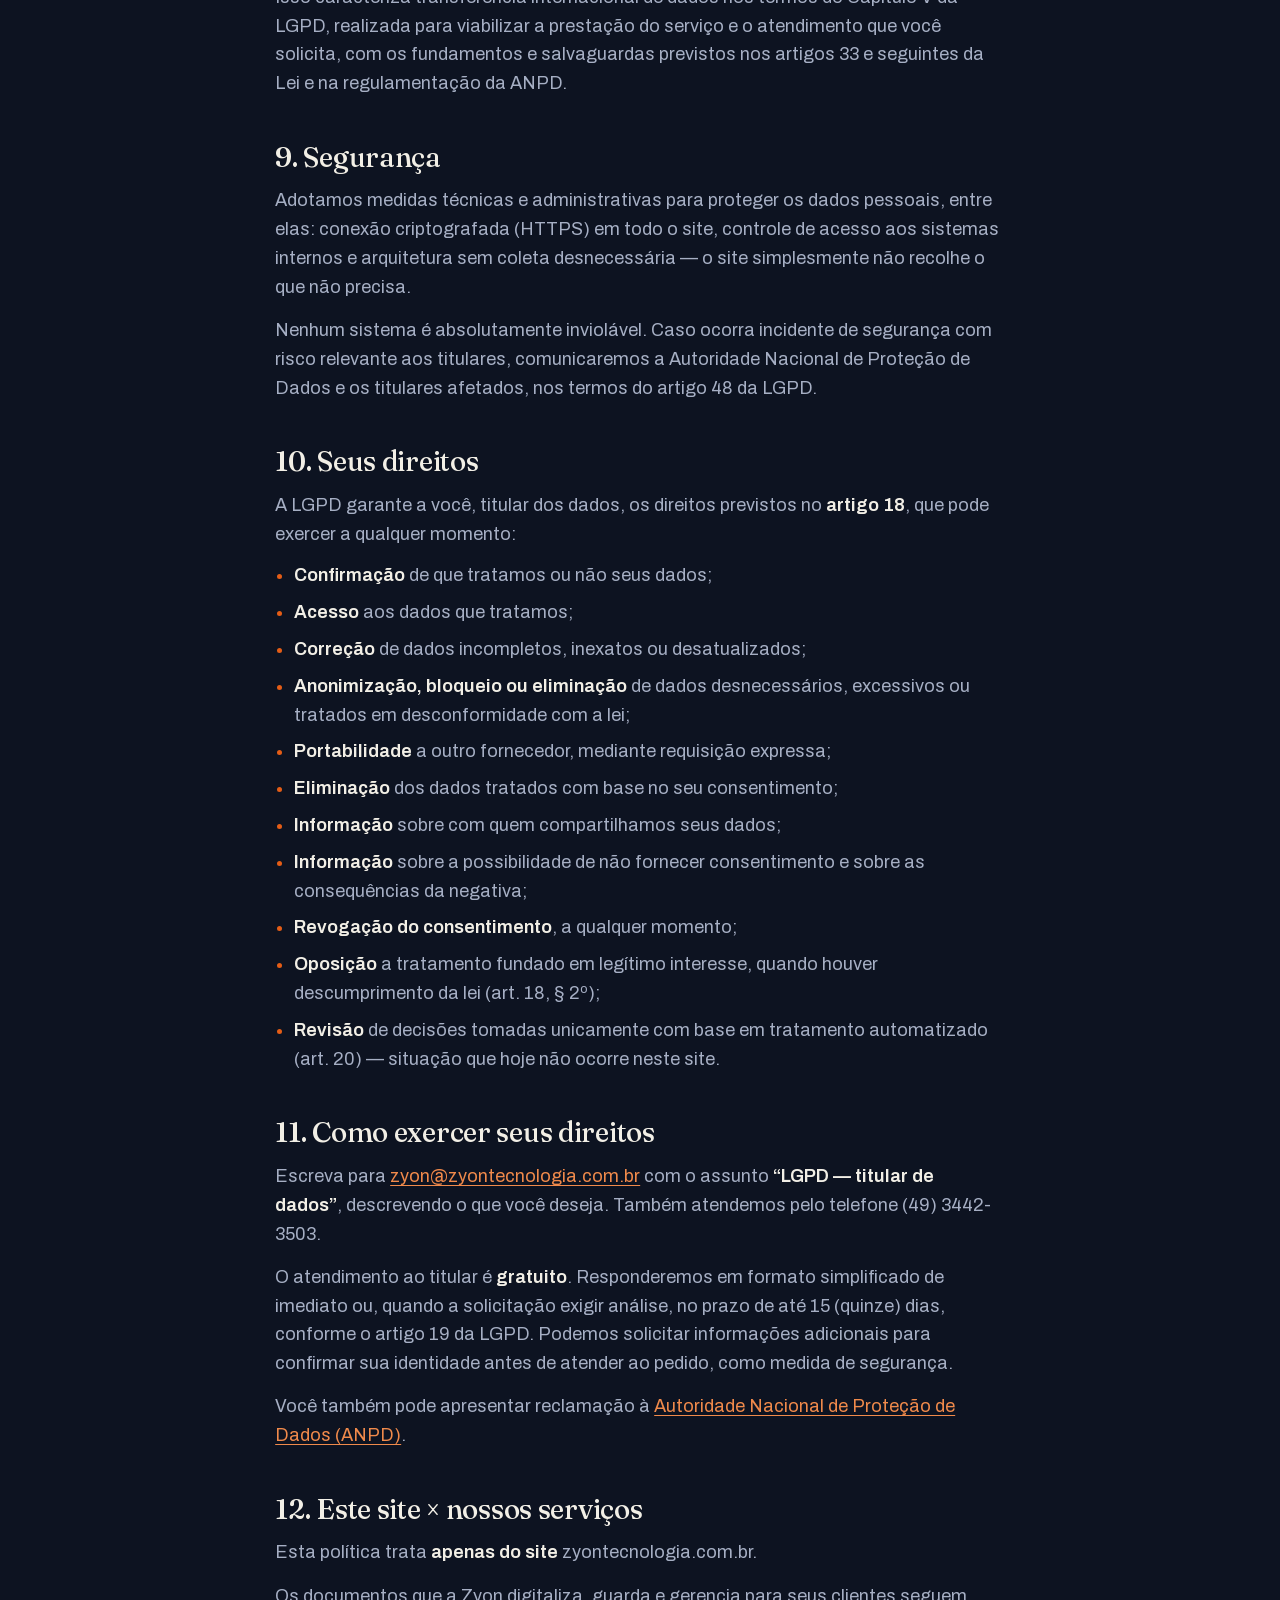
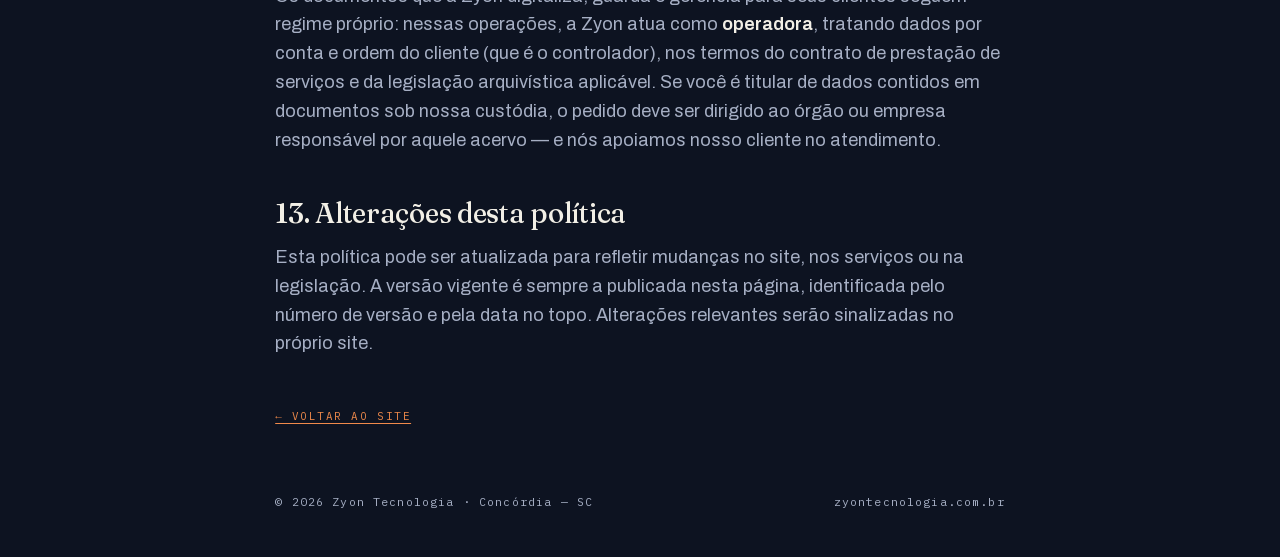
<file: politica-de-privacidade.html>
<!DOCTYPE html>
<html lang="pt-BR">
<head>
<meta charset="UTF-8">
<meta name="viewport" content="width=device-width, initial-scale=1.0">
<meta name="theme-color" content="#0D1321">
<title>Política de Privacidade — Zyon Tecnologia</title>
<meta name="description" content="Como a Zyon Tecnologia trata dados pessoais neste site: não usamos cookies nem rastreadores. Saiba o que é registrado, por quê, e como exercer seus direitos sob a LGPD.">
<link rel="canonical" href="https://zyontecnologia.com.br/politica-de-privacidade.html">
<meta property="og:type" content="article">
<meta property="og:title" content="Política de Privacidade — Zyon Tecnologia">
<meta property="og:description" content="Como a Zyon Tecnologia trata dados pessoais neste site: não usamos cookies nem rastreadores.">
<meta property="og:url" content="https://zyontecnologia.com.br/politica-de-privacidade.html">
<meta property="og:image" content="https://zyontecnologia.com.br/assets/og-zyon.jpg">
<meta property="og:image:width" content="1200">
<meta property="og:image:height" content="630">
<meta property="og:image:alt" content="Zyon Tecnologia — Seu arquivo morto, vivo de novo.">
<meta property="og:site_name" content="Zyon Tecnologia">
<meta property="og:locale" content="pt_BR">
<meta name="twitter:card" content="summary_large_image">
<link rel="icon" href="/favicon.svg?v=20260904093355" type="image/svg+xml">
<link rel="icon" href="/favicon-16.png?v=20260904093355" sizes="16x16" type="image/png">
<link rel="icon" href="/favicon-32.png?v=20260904093355" sizes="32x32" type="image/png">
<link rel="apple-touch-icon" href="/apple-touch-icon.png?v=20260904093355">
<link rel="stylesheet" href="assets/fonts/fonts.css?v=20260904093355">
<link rel="stylesheet" href="css/style.css?v=20260904093355">
<link rel="stylesheet" href="css/pagina.css?v=20260904093355">
</head>
<body>

<header class="topo rolou" id="header">
  <a class="marca" href="/" aria-label="Zyon — Tecnologia em gestão documental">
    <img class="marca-assinatura" src="assets/img/zyon-assinatura.svg?v=20260904093355" alt="" width="475" height="96">
    <img class="marca-simbolo" src="assets/img/zyon-simbolo-mancha.svg?v=20260904093355" alt="" width="84" height="80">
    <span class="marca-texto">
      <img class="marca-nome" src="assets/img/zyon-nome.svg?v=20260904093355" alt="" width="130" height="46">
      <span class="marca-descritor"><span>Tecnologia em</span><span>Gestão documental</span></span>
    </span>
  </a>
  <a class="cta cta-mini" href="/" style="margin-left:auto">Voltar ao site</a>
</header>

<section class="doc-topo">
  <div class="doc-in">
    <p class="rotulo">Privacidade e proteção de dados</p>
    <h1>Política de Privacidade</h1>
    <p class="resumo">Esta política explica, em linguagem direta, quais dados pessoais são tratados
    quando você visita este site e quando fala com a gente — e o que você pode exigir a respeito.</p>
    <div class="doc-meta">
      <span>Versão 1.0</span>
      <span>Vigente desde 3 de setembro de 2026</span>
      <span>Lei nº 13.709/2018 (LGPD)</span>
    </div>
  </div>
</section>

<main class="doc-corpo">

  <nav class="doc-indice" aria-label="Índice">
    <p>Nesta página</p>
    <ol>
      <li><a href="#controlador">1. Quem é o responsável pelos seus dados</a></li>
      <li><a href="#resumo">2. Resumo: o que este site coleta</a></li>
      <li><a href="#cookies">3. Cookies e rastreamento</a></li>
      <li><a href="#logs">4. Dados registrados automaticamente</a></li>
      <li><a href="#videos">5. Vídeos do YouTube</a></li>
      <li><a href="#contato">6. Quando você entra em contato</a></li>
      <li><a href="#links">7. Links para outros sites</a></li>
      <li><a href="#compartilhamento">8. Compartilhamento e transferência internacional</a></li>
      <li><a href="#seguranca">9. Segurança</a></li>
      <li><a href="#direitos">10. Seus direitos</a></li>
      <li><a href="#exercer">11. Como exercer seus direitos</a></li>
      <li><a href="#servicos">12. Este site × nossos serviços</a></li>
      <li><a href="#alteracoes">13. Alterações desta política</a></li>
    </ol>
  </nav>

  <h2 id="controlador">1. Quem é o responsável pelos seus dados</h2>
  <p>O <strong>controlador</strong> dos dados pessoais tratados neste site é:</p>
  <ul>
    <li><strong>Zyon Tecnologia Ltda.</strong></li>
    <li>CNPJ 05.984.305/0001-07</li>
    <li>Rua Marcelino Ramos, 58 — Bairro Imperial — Concórdia/SC — CEP 89709-006</li>
    <li>Telefone: (49) 3442-3503</li>
    <li>E-mail: <a href="mailto:zyon@zyontecnologia.com.br">zyon@zyontecnologia.com.br</a></li>
  </ul>
  <p>Para assuntos de proteção de dados, use o canal indicado no
  <a href="#exercer">item 11</a>.</p>

  <h2 id="resumo">2. Resumo: o que este site coleta</h2>
  <div class="doc-nota">
    <strong>Este site não usa cookies, não usa ferramentas de análise de audiência e não
    possui pixels ou rastreadores de publicidade.</strong> Nada é gravado no seu navegador
    quando você navega por aqui. As fontes tipográficas são entregues pelo nosso próprio
    servidor — nenhuma requisição sai para serviços de terceiros durante o carregamento
    da página.
  </div>
  <p>Há apenas três situações em que dados pessoais são tratados a partir deste site:</p>
  <ol>
    <li>os <strong>registros automáticos do servidor</strong> que hospeda o site (item 4);</li>
    <li>o <strong>carregamento de um vídeo do YouTube</strong>, que só acontece se você clicar
    para assistir (item 5);</li>
    <li>o <strong>contato que você inicia</strong> por WhatsApp, e-mail ou telefone (item 6).</li>
  </ol>

  <h2 id="cookies">3. Cookies e rastreamento</h2>
  <p>Não utilizamos cookies próprios nem de terceiros para navegação, estatística,
  personalização ou publicidade. Também não usamos armazenamento local do navegador
  (<em>localStorage</em>, <em>sessionStorage</em>) nem <em>web beacons</em>.</p>
  <p>Por isso, este site não exibe banner de consentimento de cookies: não há tratamento
  por cookies a ser consentido. Caso isso mude no futuro — por exemplo, se passarmos a
  usar uma ferramenta de estatística —, esta política será atualizada e os mecanismos de
  consentimento exigidos pela LGPD serão implementados antes do início da coleta.</p>
  <p>Ainda assim, você pode configurar seu navegador para bloquear ou apagar cookies de
  qualquer site, nas preferências de privacidade do próprio navegador.</p>

  <h2 id="logs">4. Dados registrados automaticamente</h2>
  <p>Como todo site na internet, o servidor que hospeda estas páginas registra
  automaticamente informações técnicas a cada acesso:</p>
  <ul>
    <li>endereço IP do visitante;</li>
    <li>data e hora do acesso;</li>
    <li>página ou arquivo solicitado;</li>
    <li>tipo de navegador e sistema operacional (<em>user-agent</em>);</li>
    <li>endereço de origem, quando você chega por um link (<em>referrer</em>).</li>
  </ul>
  <p><strong>Por que registramos:</strong> para manter o site no ar com segurança, detectar
  falhas e abusos, e cumprir a obrigação legal de guarda de registros de acesso prevista no
  artigo 15 da Lei nº 12.965/2014 (Marco Civil da Internet).</p>
  <p><strong>Base legal:</strong> cumprimento de obrigação legal (art. 7º, II da LGPD) e
  legítimo interesse na segurança do serviço (art. 7º, IX da LGPD).</p>
  <p><strong>Por quanto tempo:</strong> os registros de acesso são mantidos pelo prazo legal
  de 6 (seis) meses, salvo quando houver determinação judicial para guarda por prazo maior.</p>
  <p>Esses registros são gerados pelo provedor de hospedagem e não são usados por nós para
  criar perfis, segmentar publicidade ou identificar visitantes individualmente.</p>

  <h2 id="videos">5. Vídeos do YouTube</h2>
  <p>Alguns trechos do site apresentam vídeos hospedados no YouTube. Eles <strong>não são
  carregados automaticamente</strong>: enquanto você não clica, a página exibe apenas uma
  imagem estática entregue pelo nosso próprio servidor, e nenhum dado seu chega ao YouTube
  ou ao Google.</p>
  <p>Ao clicar para assistir, o vídeo é carregado a partir do domínio
  <code>youtube-nocookie.com</code>, do Google. A partir desse momento, o Google poderá
  receber seu endereço IP, informações sobre seu dispositivo e navegador e dados sobre a
  reprodução do vídeo, podendo gravar cookies ou identificadores no seu dispositivo — inclusive
  no modo <em>nocookie</em>, que reduz, mas não elimina, esse tratamento.</p>
  <p><strong>Base legal:</strong> seu consentimento (art. 7º, I e art. 5º, XII da LGPD),
  manifestado pelo clique após este aviso. Nessa operação, o Google atua como controlador
  independente, segundo as
  <a href="https://policies.google.com/privacy" target="_blank" rel="noopener">políticas de
  privacidade do Google</a>, sobre as quais a Zyon não tem controle.</p>
  <p>Se você não quiser esse tratamento, simplesmente não clique para reproduzir os vídeos —
  todo o restante do site funciona normalmente.</p>

  <h2 id="contato">6. Quando você entra em contato</h2>
  <p>Este site não possui formulário de cadastro ou newsletter. O contato acontece por
  canais que você aciona por vontade própria:</p>
  <ul>
    <li><strong>WhatsApp</strong> — ao clicar no botão de conversa, você é levado ao WhatsApp
    com uma mensagem pronta. A conversa passa a existir no aplicativo e recebemos os dados
    que você compartilha ali: seu número de telefone, seu nome de exibição e o conteúdo das
    mensagens. O WhatsApp (Meta) é controlador independente do serviço de mensageria, com
    <a href="https://www.whatsapp.com/legal/privacy-policy-brazil" target="_blank" rel="noopener">política
    de privacidade própria</a>.</li>
    <li><strong>E-mail e telefone</strong> — recebemos os dados que você nos envia ou informa.</li>
  </ul>
  <p><strong>Finalidade:</strong> responder à sua mensagem, elaborar propostas comerciais e
  manter o histórico do atendimento.</p>
  <p><strong>Base legal:</strong> procedimentos preliminares relacionados a contrato a pedido
  do titular (art. 7º, V da LGPD) e legítimo interesse no atendimento comercial
  (art. 7º, IX da LGPD).</p>
  <p><strong>Por quanto tempo:</strong> mantemos o registro do contato enquanto durar a
  tratativa e, depois dela, pelo prazo necessário ao cumprimento de obrigações legais e à
  defesa de direitos.</p>

  <h2 id="links">7. Links para outros sites</h2>
  <p>O site contém links para o WhatsApp, para o Google Maps (endereço da nossa sede) e para
  o nosso perfil no Instagram. Ao clicar, você sai do nosso site e passa a ser regido pelas
  políticas de privacidade desses serviços. Não temos controle sobre o que eles coletam.
  Nenhum desses serviços é carregado dentro das nossas páginas — são apenas links.</p>

  <h2 id="compartilhamento">8. Compartilhamento e transferência internacional</h2>
  <p>Não vendemos, alugamos nem comercializamos dados pessoais. Não compartilhamos dados com
  parceiros para fins de marketing.</p>
  <p>Os dados descritos nesta política podem ser acessados por:</p>
  <div class="doc-tabela">
    <table>
      <thead>
        <tr><th>Quem</th><th>Quando</th><th>O que recebe</th><th>Papel</th></tr>
      </thead>
      <tbody>
        <tr>
          <td>Provedor de hospedagem</td>
          <td>Em todo acesso ao site</td>
          <td>Registros técnicos (IP, data/hora, página, navegador)</td>
          <td>Operador, por nossa conta e ordem</td>
        </tr>
        <tr>
          <td>Google / YouTube</td>
          <td>Somente se você clicar para assistir a um vídeo</td>
          <td>IP, dados do dispositivo e da reprodução</td>
          <td>Controlador independente</td>
        </tr>
        <tr>
          <td>WhatsApp (Meta)</td>
          <td>Somente se você iniciar a conversa</td>
          <td>Telefone, nome de exibição e mensagens</td>
          <td>Controlador independente</td>
        </tr>
        <tr>
          <td>Autoridades públicas</td>
          <td>Mediante ordem legal ou judicial</td>
          <td>O que for legalmente exigido</td>
          <td>Cumprimento de obrigação legal</td>
        </tr>
      </tbody>
    </table>
  </div>
  <p><strong>Transferência internacional:</strong> a infraestrutura que hospeda este site e os
  serviços de vídeo e mensageria citados acima operam com servidores localizados fora do
  Brasil. Isso caracteriza transferência internacional de dados nos termos do Capítulo V da
  LGPD, realizada para viabilizar a prestação do serviço e o atendimento que você solicita,
  com os fundamentos e salvaguardas previstos nos artigos 33 e seguintes da Lei e na
  regulamentação da ANPD.</p>

  <h2 id="seguranca">9. Segurança</h2>
  <p>Adotamos medidas técnicas e administrativas para proteger os dados pessoais, entre elas:
  conexão criptografada (HTTPS) em todo o site, controle de acesso aos sistemas internos e
  arquitetura sem coleta desnecessária — o site simplesmente não recolhe o que não precisa.</p>
  <p>Nenhum sistema é absolutamente inviolável. Caso ocorra incidente de segurança com risco
  relevante aos titulares, comunicaremos a Autoridade Nacional de Proteção de Dados e os
  titulares afetados, nos termos do artigo 48 da LGPD.</p>

  <h2 id="direitos">10. Seus direitos</h2>
  <p>A LGPD garante a você, titular dos dados, os direitos previstos no
  <strong>artigo 18</strong>, que pode exercer a qualquer momento:</p>
  <ul>
    <li><strong>Confirmação</strong> de que tratamos ou não seus dados;</li>
    <li><strong>Acesso</strong> aos dados que tratamos;</li>
    <li><strong>Correção</strong> de dados incompletos, inexatos ou desatualizados;</li>
    <li><strong>Anonimização, bloqueio ou eliminação</strong> de dados desnecessários,
    excessivos ou tratados em desconformidade com a lei;</li>
    <li><strong>Portabilidade</strong> a outro fornecedor, mediante requisição expressa;</li>
    <li><strong>Eliminação</strong> dos dados tratados com base no seu consentimento;</li>
    <li><strong>Informação</strong> sobre com quem compartilhamos seus dados;</li>
    <li><strong>Informação</strong> sobre a possibilidade de não fornecer consentimento e
    sobre as consequências da negativa;</li>
    <li><strong>Revogação do consentimento</strong>, a qualquer momento;</li>
    <li><strong>Oposição</strong> a tratamento fundado em legítimo interesse, quando houver
    descumprimento da lei (art. 18, § 2º);</li>
    <li><strong>Revisão</strong> de decisões tomadas unicamente com base em tratamento
    automatizado (art. 20) — situação que hoje não ocorre neste site.</li>
  </ul>

  <h2 id="exercer">11. Como exercer seus direitos</h2>
  <p>Escreva para <a href="mailto:zyon@zyontecnologia.com.br">zyon@zyontecnologia.com.br</a>
  com o assunto <strong>“LGPD — titular de dados”</strong>, descrevendo o que você deseja.
  Também atendemos pelo telefone (49) 3442-3503.</p>
  <p>O atendimento ao titular é <strong>gratuito</strong>. Responderemos em formato simplificado
  de imediato ou, quando a solicitação exigir análise, no prazo de até 15 (quinze) dias,
  conforme o artigo 19 da LGPD. Podemos solicitar informações adicionais para confirmar sua
  identidade antes de atender ao pedido, como medida de segurança.</p>
  <p>Você também pode apresentar reclamação à
  <a href="https://www.gov.br/anpd" target="_blank" rel="noopener">Autoridade Nacional de
  Proteção de Dados (ANPD)</a>.</p>

  <h2 id="servicos">12. Este site × nossos serviços</h2>
  <p>Esta política trata <strong>apenas do site</strong> zyontecnologia.com.br.</p>
  <p>Os documentos que a Zyon digitaliza, guarda e gerencia para seus clientes seguem regime
  próprio: nessas operações, a Zyon atua como <strong>operadora</strong>, tratando dados por
  conta e ordem do cliente (que é o controlador), nos termos do contrato de prestação de
  serviços e da legislação arquivística aplicável. Se você é titular de dados contidos em
  documentos sob nossa custódia, o pedido deve ser dirigido ao órgão ou empresa responsável
  por aquele acervo — e nós apoiamos nosso cliente no atendimento.</p>

  <h2 id="alteracoes">13. Alterações desta política</h2>
  <p>Esta política pode ser atualizada para refletir mudanças no site, nos serviços ou na
  legislação. A versão vigente é sempre a publicada nesta página, identificada pelo número de
  versão e pela data no topo. Alterações relevantes serão sinalizadas no próprio site.</p>

  <p style="margin-top:2.6rem"><a class="doc-voltar" href="/">← Voltar ao site</a></p>
</main>

<footer class="rodape" style="max-width:52rem;margin:0 auto;padding:0 var(--pad) 3rem">
  <p>© <span id="ano">2026</span> Zyon Tecnologia · Concórdia — SC</p>
  <a href="/">zyontecnologia.com.br</a>
</footer>

<script>document.getElementById("ano").textContent = new Date().getFullYear();</script>
</body>
</html>
</file>
<file: assets/fonts/fonts.css>
/* vietnamese */
@font-face {
  font-family: 'Archivo';
  font-style: normal;
  font-weight: 100 900;
  font-stretch: 100%;
  font-display: swap;
  src: url(s_archivo_v25_k3kPo8UDI-1M0wlSV9XAw6lQkqWY8Q82sLySOxKsv4RnUPU.woff2) format('woff2');
  unicode-range: U+0102-0103, U+0110-0111, U+0128-0129, U+0168-0169, U+01A0-01A1, U+01AF-01B0, U+0300-0301, U+0303-0304, U+0308-0309, U+0323, U+0329, U+1EA0-1EF9, U+20AB;
}
/* latin-ext */
@font-face {
  font-family: 'Archivo';
  font-style: normal;
  font-weight: 100 900;
  font-stretch: 100%;
  font-display: swap;
  src: url(s_archivo_v25_k3kPo8UDI-1M0wlSV9XAw6lQkqWY8Q82sLyTOxKsv4RnUPU.woff2) format('woff2');
  unicode-range: U+0100-02BA, U+02BD-02C5, U+02C7-02CC, U+02CE-02D7, U+02DD-02FF, U+0304, U+0308, U+0329, U+1D00-1DBF, U+1E00-1E9F, U+1EF2-1EFF, U+2020, U+20A0-20AB, U+20AD-20C0, U+2113, U+2C60-2C7F, U+A720-A7FF;
}
/* latin */
@font-face {
  font-family: 'Archivo';
  font-style: normal;
  font-weight: 100 900;
  font-stretch: 100%;
  font-display: swap;
  src: url(s_archivo_v25_k3kPo8UDI-1M0wlSV9XAw6lQkqWY8Q82sLydOxKsv4Rn.woff2) format('woff2');
  unicode-range: U+0000-00FF, U+0131, U+0152-0153, U+02BB-02BC, U+02C6, U+02DA, U+02DC, U+0304, U+0308, U+0329, U+2000-206F, U+20AC, U+2122, U+2191, U+2193, U+2212, U+2215, U+FEFF, U+FFFD;
}
/* vietnamese */
@font-face {
  font-family: 'Fraunces';
  font-style: italic;
  font-weight: 300 900;
  font-display: swap;
  src: url(s_fraunces_v38_6NU58FyLNQOQZAnv9ZwNjucMHVn85Ni7emAe9lKqZTnbB-gzTK0K1ChjdfeQ7ZXk8kD6.woff2) format('woff2');
  unicode-range: U+0102-0103, U+0110-0111, U+0128-0129, U+0168-0169, U+01A0-01A1, U+01AF-01B0, U+0300-0301, U+0303-0304, U+0308-0309, U+0323, U+0329, U+1EA0-1EF9, U+20AB;
}
/* latin-ext */
@font-face {
  font-family: 'Fraunces';
  font-style: italic;
  font-weight: 300 900;
  font-display: swap;
  src: url(s_fraunces_v38_6NU58FyLNQOQZAnv9ZwNjucMHVn85Ni7emAe9lKqZTnbB-gzTK0K1ChjdPeQ7ZXk8kD6.woff2) format('woff2');
  unicode-range: U+0100-02BA, U+02BD-02C5, U+02C7-02CC, U+02CE-02D7, U+02DD-02FF, U+0304, U+0308, U+0329, U+1D00-1DBF, U+1E00-1E9F, U+1EF2-1EFF, U+2020, U+20A0-20AB, U+20AD-20C0, U+2113, U+2C60-2C7F, U+A720-A7FF;
}
/* latin */
@font-face {
  font-family: 'Fraunces';
  font-style: italic;
  font-weight: 300 900;
  font-display: swap;
  src: url(s_fraunces_v38_6NU58FyLNQOQZAnv9ZwNjucMHVn85Ni7emAe9lKqZTnbB-gzTK0K1ChjeveQ7ZXk8g.woff2) format('woff2');
  unicode-range: U+0000-00FF, U+0131, U+0152-0153, U+02BB-02BC, U+02C6, U+02DA, U+02DC, U+0304, U+0308, U+0329, U+2000-206F, U+20AC, U+2122, U+2191, U+2193, U+2212, U+2215, U+FEFF, U+FFFD;
}
/* vietnamese */
@font-face {
  font-family: 'Fraunces';
  font-style: normal;
  font-weight: 300 900;
  font-display: swap;
  src: url(s_fraunces_v38_6NU78FyLNQOQZAnv9bYEvDiIdE9Ea92uemAk_WBq8U_9v0c2Wa0KxCBTeP2Xz5fU8w.woff2) format('woff2');
  unicode-range: U+0102-0103, U+0110-0111, U+0128-0129, U+0168-0169, U+01A0-01A1, U+01AF-01B0, U+0300-0301, U+0303-0304, U+0308-0309, U+0323, U+0329, U+1EA0-1EF9, U+20AB;
}
/* latin-ext */
@font-face {
  font-family: 'Fraunces';
  font-style: normal;
  font-weight: 300 900;
  font-display: swap;
  src: url(s_fraunces_v38_6NU78FyLNQOQZAnv9bYEvDiIdE9Ea92uemAk_WBq8U_9v0c2Wa0KxCFTeP2Xz5fU8w.woff2) format('woff2');
  unicode-range: U+0100-02BA, U+02BD-02C5, U+02C7-02CC, U+02CE-02D7, U+02DD-02FF, U+0304, U+0308, U+0329, U+1D00-1DBF, U+1E00-1E9F, U+1EF2-1EFF, U+2020, U+20A0-20AB, U+20AD-20C0, U+2113, U+2C60-2C7F, U+A720-A7FF;
}
/* latin */
@font-face {
  font-family: 'Fraunces';
  font-style: normal;
  font-weight: 300 900;
  font-display: swap;
  src: url(s_fraunces_v38_6NU78FyLNQOQZAnv9bYEvDiIdE9Ea92uemAk_WBq8U_9v0c2Wa0KxC9TeP2Xz5c.woff2) format('woff2');
  unicode-range: U+0000-00FF, U+0131, U+0152-0153, U+02BB-02BC, U+02C6, U+02DA, U+02DC, U+0304, U+0308, U+0329, U+2000-206F, U+20AC, U+2122, U+2191, U+2193, U+2212, U+2215, U+FEFF, U+FFFD;
}
/* cyrillic-ext */
@font-face {
  font-family: 'IBM Plex Mono';
  font-style: normal;
  font-weight: 400;
  font-display: swap;
  src: url(s_ibmplexmono_v20_-F63fjptAgt5VM-kVkqdyU8n1iIq131nj-otFQ.woff2) format('woff2');
  unicode-range: U+0460-052F, U+1C80-1C8A, U+20B4, U+2DE0-2DFF, U+A640-A69F, U+FE2E-FE2F;
}
/* cyrillic */
@font-face {
  font-family: 'IBM Plex Mono';
  font-style: normal;
  font-weight: 400;
  font-display: swap;
  src: url(s_ibmplexmono_v20_-F63fjptAgt5VM-kVkqdyU8n1isq131nj-otFQ.woff2) format('woff2');
  unicode-range: U+0301, U+0400-045F, U+0490-0491, U+04B0-04B1, U+2116;
}
/* vietnamese */
@font-face {
  font-family: 'IBM Plex Mono';
  font-style: normal;
  font-weight: 400;
  font-display: swap;
  src: url(s_ibmplexmono_v20_-F63fjptAgt5VM-kVkqdyU8n1iAq131nj-otFQ.woff2) format('woff2');
  unicode-range: U+0102-0103, U+0110-0111, U+0128-0129, U+0168-0169, U+01A0-01A1, U+01AF-01B0, U+0300-0301, U+0303-0304, U+0308-0309, U+0323, U+0329, U+1EA0-1EF9, U+20AB;
}
/* latin-ext */
@font-face {
  font-family: 'IBM Plex Mono';
  font-style: normal;
  font-weight: 400;
  font-display: swap;
  src: url(s_ibmplexmono_v20_-F63fjptAgt5VM-kVkqdyU8n1iEq131nj-otFQ.woff2) format('woff2');
  unicode-range: U+0100-02BA, U+02BD-02C5, U+02C7-02CC, U+02CE-02D7, U+02DD-02FF, U+0304, U+0308, U+0329, U+1D00-1DBF, U+1E00-1E9F, U+1EF2-1EFF, U+2020, U+20A0-20AB, U+20AD-20C0, U+2113, U+2C60-2C7F, U+A720-A7FF;
}
/* latin */
@font-face {
  font-family: 'IBM Plex Mono';
  font-style: normal;
  font-weight: 400;
  font-display: swap;
  src: url(s_ibmplexmono_v20_-F63fjptAgt5VM-kVkqdyU8n1i8q131nj-o.woff2) format('woff2');
  unicode-range: U+0000-00FF, U+0131, U+0152-0153, U+02BB-02BC, U+02C6, U+02DA, U+02DC, U+0304, U+0308, U+0329, U+2000-206F, U+20AC, U+2122, U+2191, U+2193, U+2212, U+2215, U+FEFF, U+FFFD;
}
/* cyrillic-ext */
@font-face {
  font-family: 'IBM Plex Mono';
  font-style: normal;
  font-weight: 500;
  font-display: swap;
  src: url(s_ibmplexmono_v20_-F6qfjptAgt5VM-kVkqdyU8n3twJwl1FgsAXHNlYzg.woff2) format('woff2');
  unicode-range: U+0460-052F, U+1C80-1C8A, U+20B4, U+2DE0-2DFF, U+A640-A69F, U+FE2E-FE2F;
}
/* cyrillic */
@font-face {
  font-family: 'IBM Plex Mono';
  font-style: normal;
  font-weight: 500;
  font-display: swap;
  src: url(s_ibmplexmono_v20_-F6qfjptAgt5VM-kVkqdyU8n3twJwlRFgsAXHNlYzg.woff2) format('woff2');
  unicode-range: U+0301, U+0400-045F, U+0490-0491, U+04B0-04B1, U+2116;
}
/* vietnamese */
@font-face {
  font-family: 'IBM Plex Mono';
  font-style: normal;
  font-weight: 500;
  font-display: swap;
  src: url(s_ibmplexmono_v20_-F6qfjptAgt5VM-kVkqdyU8n3twJwl9FgsAXHNlYzg.woff2) format('woff2');
  unicode-range: U+0102-0103, U+0110-0111, U+0128-0129, U+0168-0169, U+01A0-01A1, U+01AF-01B0, U+0300-0301, U+0303-0304, U+0308-0309, U+0323, U+0329, U+1EA0-1EF9, U+20AB;
}
/* latin-ext */
@font-face {
  font-family: 'IBM Plex Mono';
  font-style: normal;
  font-weight: 500;
  font-display: swap;
  src: url(s_ibmplexmono_v20_-F6qfjptAgt5VM-kVkqdyU8n3twJwl5FgsAXHNlYzg.woff2) format('woff2');
  unicode-range: U+0100-02BA, U+02BD-02C5, U+02C7-02CC, U+02CE-02D7, U+02DD-02FF, U+0304, U+0308, U+0329, U+1D00-1DBF, U+1E00-1E9F, U+1EF2-1EFF, U+2020, U+20A0-20AB, U+20AD-20C0, U+2113, U+2C60-2C7F, U+A720-A7FF;
}
/* latin */
@font-face {
  font-family: 'IBM Plex Mono';
  font-style: normal;
  font-weight: 500;
  font-display: swap;
  src: url(s_ibmplexmono_v20_-F6qfjptAgt5VM-kVkqdyU8n3twJwlBFgsAXHNk.woff2) format('woff2');
  unicode-range: U+0000-00FF, U+0131, U+0152-0153, U+02BB-02BC, U+02C6, U+02DA, U+02DC, U+0304, U+0308, U+0329, U+2000-206F, U+20AC, U+2122, U+2191, U+2193, U+2212, U+2215, U+FEFF, U+FFFD;
}
</file>
<file: css/style.css>
/* ============================================================
   ZYON TECH — "Cofre Âmbar"
   Mundo: arquivo físico tratado como cofre de luxo.
   Gesto assinatura: o carimbo (overshoot back-out).
   ============================================================ */

:root {
  /* "cofre meia-noite": navy profundo (frio) × papel creme (quente) × âmbar da marca (ação) */
  --tinta: #0D1321;
  --breu: #121A2C;
  --superficie: #1B2540;
  --papel: #F5EEE1;
  --papel-2: #ECE1CC;
  --ambar: #E45D16;
  --ambar-2: #F08A4B;
  --selo-tinta: #B5330F;
  --txt-claro: #F2EFE6;
  --txt-claro-2: #A6AFC4;
  --txt-escuro: #241A10;
  --txt-escuro-2: #6B5C48;
  --linha-d: rgba(242, 239, 230, 0.14);
  --linha-l: rgba(36, 26, 16, 0.16);
  --ease-out: cubic-bezier(0.16, 1, 0.3, 1);
  --ease-carimbo: cubic-bezier(0.34, 1.56, 0.64, 1);
  --serif: "Fraunces", Georgia, serif;
  --sans: "Archivo", -apple-system, "Segoe UI", sans-serif;
  --mono: "IBM Plex Mono", "SF Mono", monospace;
  --pad: clamp(1.25rem, 4vw, 4rem);
  --h-header: 82px;        /* altura reservada do cabeçalho fixo */
}

* { margin: 0; padding: 0; box-sizing: border-box; }
html { scroll-behavior: smooth; }
html, body { overflow-x: clip; }
body {
  background: var(--tinta);
  color: var(--txt-claro);
  font-family: var(--sans);
  font-size: clamp(1rem, 0.95rem + 0.3vw, 1.125rem);
  line-height: 1.6;
  -webkit-font-smoothing: antialiased;
}
/* grão de papel — textura de atmosfera única do mundo */
body::before {
  content: "";
  position: fixed;
  inset: 0;
  z-index: 999;
  pointer-events: none;
  opacity: 0.05;
  background-image: url("data:image/svg+xml,%3Csvg xmlns='http://www.w3.org/2000/svg' width='140' height='140'%3E%3Cfilter id='n'%3E%3CfeTurbulence type='fractalNoise' baseFrequency='0.9' numOctaves='2'/%3E%3C/filter%3E%3Crect width='140' height='140' filter='url(%23n)'/%3E%3C/svg%3E");
}

h1, h2, h3 { font-family: var(--serif); font-optical-sizing: auto; font-weight: 480; line-height: 1.05; letter-spacing: -0.01em; }
h2 { font-size: clamp(2rem, 1.2rem + 3.6vw, 3.8rem); }
em { font-style: italic; font-weight: 560; }
a { color: inherit; }
.mono { font-family: var(--mono); }
img { max-width: 100%; display: block; }
section { position: relative; }

/* ---------- rótulos mono (hairline + caps) ---------- */
.rotulo {
  font-family: var(--mono);
  font-size: 0.72rem;
  letter-spacing: 0.22em;
  text-transform: uppercase;
  color: var(--ambar-2);
  display: inline-flex;
  align-items: center;
  gap: 0.75rem;
}
.rotulo::before { content: ""; width: 2.2rem; height: 1px; flex: none; background: var(--ambar); }
@media (max-width: 700px) {   /* rótulo mono não cabe em 1 linha no celular */
  .rotulo { font-size: 0.63rem; letter-spacing: 0.13em; gap: 0.5rem; }
  .rotulo::before { width: 1.4rem; }
}

/* ---------- barra de progresso (CSS scroll-driven, sem JS) ---------- */
.progresso {
  position: fixed; top: 0; left: 0; right: 0; height: 2px; z-index: 60;
  background: var(--ambar);
  transform-origin: 0 50%;
  transform: scaleX(0);
}
/* a barra de progresso é dirigida por rAF no main.js (mais previsível que scroll-driven) */

/* ---------- header ---------- */
.topo {
  position: fixed; top: 0; left: 0; right: 0; z-index: 50;
  min-height: var(--h-header);
  display: flex; align-items: center; gap: 2rem;
  padding: 0.9rem var(--pad);
  border-bottom: 1px solid transparent;
  transition: background 0.4s var(--ease-out), border-color 0.4s;
}
.topo.rolou { background: rgba(13, 19, 33, 0.84); backdrop-filter: blur(12px); border-color: var(--linha-d); }
/* fundo do header sem depender de evento de scroll (a marca clara precisa de contraste
   sobre as seções claras). CSS scroll-driven onde houver suporte; o JS cobre o resto. */
@supports (animation-timeline: scroll()) {
  .topo {
    animation: header-fundo linear both;
    animation-timeline: scroll(root);
    animation-range: 40px 160px;
  }
  @keyframes header-fundo {
    to {
      background: rgba(13, 19, 33, 0.88);
      border-color: var(--linha-d);
      backdrop-filter: blur(12px);
    }
  }
}
/* âncoras não pousam atrás do cabeçalho fixo — vale em todos os tamanhos */
html { scroll-padding-top: calc(var(--h-header) + 12px); }
/* flex:none é obrigatório: com 6 links no menu o flex espremia a <img> na
   horizontal mantendo a altura, quebrando a proporção da marca — o manual
   manda escalar sempre proporcionalmente, nunca comprimir. */
.marca { text-decoration: none; display: flex; align-items: center; flex: none; }
.marca-assinatura { height: 52px; width: auto; display: block; flex: none; }   /* assinatura completa em curvas */
.marca-curta { height: 34px; width: auto; display: none; }          /* símbolo + nome, no mobile */
.nav { display: flex; gap: clamp(0.9rem, 1.6vw, 1.6rem); margin-left: auto; }
.nav a {
  text-decoration: none; font-size: 0.85rem; font-weight: 500;
  color: var(--txt-claro);        /* era o aço #A6AFC4: em 0.85rem/400 sobre navy
                                     o texto ficava fino e apagado */
  white-space: nowrap;            /* sem "Guarda / física" em duas linhas */
  position: relative; padding-bottom: 3px;
  transition: color 0.25s;
}
/* afordância: um filete âmbar que cresce a partir da esquerda */
.nav a::after {
  content: ""; position: absolute; left: 0; bottom: 0; height: 1.5px; width: 100%;
  background: var(--ambar); transform: scaleX(0); transform-origin: left;
  transition: transform 0.28s var(--ease-out);
}
.nav a:hover { color: var(--ambar-2); }
.nav a:hover::after { transform: scaleX(1); }
.nav a:focus-visible { outline: 2px solid var(--ambar-2); outline-offset: 3px; border-radius: 1px; }

/* Faixa apertada: logo grande + 5 links + CTA no mesmo eixo, sem quebrar em 2 linhas */
@media (min-width: 961px) and (max-width: 1180px) {
  .marca-assinatura { height: 44px; }
  .nav { gap: 0.75rem; }
  .nav a { font-size: 0.78rem; }
  .topo { gap: 1.1rem; }
  .topo .cta { padding: 0.7rem 1.1rem; font-size: 0.85rem; white-space: nowrap; }
}

/* ---------- CTAs ---------- */
.cta {
  display: inline-flex; align-items: center; justify-content: center;
  background: var(--ambar); color: #fff; text-decoration: none;
  font-weight: 600; font-size: 0.95rem;
  padding: 0.85rem 1.7rem; border-radius: 3px;
  transition: transform 0.35s var(--ease-carimbo), background 0.25s, box-shadow 0.35s;
  box-shadow: 0 0 0 rgba(228, 93, 22, 0);
}
.cta:hover { background: var(--ambar-2); transform: translateY(-2px); box-shadow: 0 10px 30px rgba(228, 93, 22, 0.35); }
.cta:active { transform: scale(0.97); }
.cta-mini { padding: 0.55rem 1.1rem; font-size: 0.8rem; }
.cta-fantasma { background: transparent; box-shadow: inset 0 0 0 1px var(--linha-d); color: var(--txt-claro); }
.cta-fantasma:hover { background: rgba(245, 238, 225, 0.06); box-shadow: inset 0 0 0 1px var(--txt-claro-2); }
.cta-grande { font-size: 1.15rem; padding: 1.2rem 2.6rem; }

/* ============================================================
   MOTOR DE PIN (sticky + spacer)
   ============================================================ */
.pin-wrap { position: relative; }
.pin-screen {
  position: sticky; top: 0; height: 100svh;
  overflow: clip;
  display: flex; flex-direction: column;
}
.rm .pin-wrap { height: auto !important; }
.rm .pin-screen { position: static; height: auto; min-height: var(--vhpx, 100svh); }

/* ============================================================
   ATO 1 · HERO — "O Scanner"
   ============================================================ */
.hero-screen {
  justify-content: safe center;                 /* em telas baixas, não sobe atrás do header */
  padding: calc(var(--h-header) + 1.5rem) var(--pad) 3rem;
  overflow-y: auto;
  background:
    radial-gradient(46% 56% at 74% 44%, rgba(228, 93, 22, 0.10), transparent 68%),
    radial-gradient(60% 50% at 18% 8%, rgba(64, 92, 150, 0.14), transparent 70%);
}
.hero-grid {
  display: grid; grid-template-columns: minmax(0, 1.15fr) minmax(0, 0.85fr);
  gap: clamp(2rem, 5vw, 5rem); align-items: center;
  max-width: 1280px; margin: 0 auto; width: 100%;
}
.hero-h1 {                          /* mesma formatação do H1 original: duas linhas grandes */
  font-size: clamp(2.5rem, 1.4rem + 5.4vw, 5.6rem);
  margin: 1.4rem 0 1.2rem;
  font-weight: 480; line-height: 1.05; letter-spacing: -0.01em;
  color: var(--txt-claro);
}
.hero-h1 .risca { position: relative; white-space: nowrap; }
.hero-h1 .risca::after {            /* o traço que encerra o arquivo morto */
  content: ""; position: absolute; left: -3%; right: -3%; top: 54%;
  height: 5px; background: var(--ambar); border-radius: 3px;
}
.hero-h1 em { color: var(--ambar-2); font-style: italic; font-weight: 560; }
.hero-sub { color: var(--txt-claro-2); max-width: 32rem; font-size: 0.97rem; }
.hero-ctas { display: flex; gap: 0.9rem; flex-wrap: wrap; margin-top: 1.8rem; }
.selo-traco { width: 1.6rem; height: 1px; background: var(--linha-d); flex: none; }

/* o documento sendo digitalizado */
.hero-stage { position: relative; display: grid; place-items: center; }
.doc {
  --scan: 8%;
  position: relative;
  width: min(340px, 78vw); aspect-ratio: 3 / 4.1;
  border-radius: 4px;
  box-shadow: 0 30px 80px rgba(4, 8, 18, 0.65), 0 0 0 1px var(--linha-d);
  transform: rotate(2deg);
  will-change: transform;
}
.doc-paper, .doc-digital { position: absolute; inset: 0; border-radius: 4px; padding: 9% 9% 8%; overflow: clip; }
.doc-paper { background: linear-gradient(160deg, var(--papel) 0%, var(--papel-2) 100%); }
.dp-cab { display: flex; align-items: center; gap: 0.6rem; margin-bottom: 9%; }
.dp-logo { width: 13%; aspect-ratio: 1; border-radius: 50%; background: var(--ambar); opacity: 0.85; flex: none; }
.dp-linhas { flex: 1; display: flex; flex-direction: column; gap: 0.35rem; }
.dp-linhas i { display: block; height: 0.45rem; background: var(--txt-escuro); opacity: 0.75; border-radius: 1px; }
.dp-linhas i:last-child { width: 55%; opacity: 0.35; }
.dl { display: block; height: 0.32rem; border-radius: 1px; background: var(--txt-escuro-2); opacity: 0.5; margin-bottom: 5.2%; }
.dl.esp { margin-top: 8%; }
.w4 { width: 40%; } .w5 { width: 52%; } .w6 { width: 62%; } .w7 { width: 71%; } .w8 { width: 82%; } .w9 { width: 92%; }
.dp-carimbo {
  position: absolute; right: 8%; top: 34%;
  font-family: var(--mono); font-size: 0.58rem; letter-spacing: 0.18em; line-height: 1.5;
  color: var(--selo-tinta); border: 1.5px solid var(--selo-tinta);
  padding: 0.4rem 0.6rem; border-radius: 2px; transform: rotate(-8deg); opacity: 0.65;
}
.dp-assin {
  position: absolute; bottom: 9%; left: 9%; width: 34%; height: 2rem;
  border-bottom: 1px solid var(--txt-escuro-2);
  background:
    radial-gradient(ellipse 60% 100% at 30% 80%, transparent 58%, var(--txt-escuro-2) 59%, transparent 62%),
    radial-gradient(ellipse 50% 80% at 65% 60%, transparent 56%, var(--txt-escuro-2) 57%, transparent 61%);
  opacity: 0.7;
}
/* camada digital — revelada acima do feixe */
.doc-digital {
  background: linear-gradient(180deg, #080D18 0%, var(--breu) 100%);
  clip-path: inset(0 0 calc(100% - var(--scan)) 0);
  display: flex; flex-direction: column; gap: 4.5%;
}
.dd-grade {
  position: absolute; inset: 0; opacity: 0.14;
  background-image: linear-gradient(var(--ambar) 1px, transparent 1px), linear-gradient(90deg, var(--ambar) 1px, transparent 1px);
  background-size: 22px 22px;
}
.dd-ocr { font-family: var(--mono); font-size: 0.62rem; color: var(--ambar-2); position: relative; }
.dd-meta { font-family: var(--mono); font-size: 0.58rem; color: var(--txt-claro-2); position: relative; }
.dd-meta:nth-of-type(odd) { color: var(--txt-claro); }
/* o feixe */
.doc-beam {
  position: absolute; left: -6%; right: -6%; top: var(--scan); height: 2px;
  background: var(--ambar);
  box-shadow: 0 0 18px 3px rgba(228, 93, 22, 0.75), 0 0 60px 12px rgba(228, 93, 22, 0.3);
  transition: opacity 0.3s;
}
.rm .doc { --scan: 55%; }

/* chips de conformidade — carimbam ao passar do feixe */
.chips { position: absolute; inset: 0; pointer-events: none; }
.chip {
  position: absolute; left: var(--cx); top: var(--cy);
  font-family: var(--mono); font-size: 0.62rem; letter-spacing: 0.1em;
  color: var(--txt-claro); background: var(--superficie);
  border: 1px solid var(--linha-d); border-radius: 2px;
  padding: 0.35rem 0.6rem; white-space: nowrap;
  opacity: 0; transform: scale(1.4) rotate(-4deg);
}
.chip-forte { background: var(--ambar); color: #fff; border-color: var(--ambar); font-weight: 500; }
.chip.on { animation: carimbo 0.45s var(--ease-carimbo) forwards; }
.rm .chip { opacity: 1; transform: none; animation: none; }
@keyframes carimbo {
  0% { opacity: 0; transform: scale(1.45) rotate(-5deg); }
  62% { opacity: 1; transform: scale(0.95) rotate(0.5deg); }
  82% { transform: scale(1.03); }
  100% { opacity: 1; transform: scale(1) rotate(0); }
}

/* selo circular girando */
.selo-circular {
  position: absolute; width: 118px; right: -6%; bottom: -4%;
  fill: var(--txt-claro-2); opacity: 0.55;
  font-family: var(--mono); font-size: 10.5px; letter-spacing: 0.16em;
  animation: girar 26s linear infinite;
}
@keyframes girar { to { transform: rotate(360deg); } }
.rm .selo-circular { animation: none; }

.hero-hint {
  position: absolute; bottom: 1.4rem; left: 50%; transform: translateX(-50%);
  font-family: var(--mono); font-size: 0.68rem; letter-spacing: 0.22em;
  text-transform: uppercase; color: var(--txt-claro-2); white-space: nowrap;
}
.hint-seta { display: inline-block; animation: pulsar 1.6s ease-in-out infinite; color: var(--ambar-2); }
@keyframes pulsar { 0%, 100% { transform: translateY(0); } 50% { transform: translateY(5px); } }
.rm .hint-seta { animation: none; }
.rm .hero-hint { position: static; transform: none; text-align: center; margin-top: 2rem; }

/* ============================================================
   MARQUEE DUPLO — contra-rotação
   ============================================================ */
.marquee { border-block: 1px solid var(--linha-d); overflow: clip; padding: 1.1rem 0; background: var(--breu); }
.mq-faixa { overflow: clip; }
.mq-faixa + .mq-faixa { margin-top: 0.8rem; }
.mq-trilho { display: flex; gap: 2.2rem; width: max-content; align-items: center; }
.mq-trilho span {
  font-family: var(--serif); font-size: clamp(1rem, 2vw, 1.4rem); font-weight: 430;
  color: var(--txt-claro-2); white-space: nowrap;
}
.mq-trilho span:nth-child(even) { color: var(--ambar); }
.mq-a .mq-trilho { animation: rolarA 38s linear infinite; }
.mq-b .mq-trilho { animation: rolarB 32s linear infinite; }
.mq-b .mq-trilho span { font-style: italic; }
@keyframes rolarA { to { transform: translateX(-50%); } }
@keyframes rolarB { from { transform: translateX(-50%); } to { transform: translateX(0); } }
.rm .mq-trilho { animation: none; }

/* ============================================================
   STATEMENT
   ============================================================ */
.statement { background: var(--papel); color: var(--txt-escuro); padding: clamp(5rem, 12vw, 9rem) var(--pad); text-align: center; }
.rotulo-claro { color: var(--selo-tinta); }
.rotulo-claro::before { background: var(--selo-tinta); }
.statement-h { max-width: 21ch; margin: 1.6rem auto 1.4rem; }
.statement-h mark {
  background: none; color: var(--selo-tinta); font-style: italic;
  border-bottom: 2px solid rgba(194, 74, 16, 0.35);
}
.statement-p { max-width: 44rem; margin: 0 auto; color: var(--txt-escuro-2); }

/* ============================================================
   SEGMENTOS
   ============================================================ */
.segmentos { background: var(--papel); color: var(--txt-escuro); padding: 0 var(--pad) clamp(5rem, 10vw, 8rem); }
.secao-cab { max-width: 1280px; margin: 0 auto clamp(2.5rem, 6vw, 4.5rem); }
.secao-cab h2 { margin-top: 1.2rem; max-width: 18ch; }
.seg-grid {
  display: grid; grid-template-columns: repeat(auto-fit, minmax(min(100%, 340px), 1fr));
  gap: 1px; background: var(--linha-l);
  border: 1px solid var(--linha-l);
  max-width: 1280px; margin: 0 auto;
}
.seg-card {
  background: var(--papel); padding: 2rem 1.8rem 2.2rem;
  transition: background 0.35s var(--ease-out), transform 0.35s var(--ease-out);
}
.seg-card:hover { background: var(--papel-2); transform: translateY(-4px); }
.seg-n { font-family: var(--mono); font-size: 0.7rem; color: var(--selo-tinta); letter-spacing: 0.2em; }
.seg-card h3 { font-size: 1.35rem; margin: 0.9rem 0 0.6rem; }
.seg-card p { font-size: 0.92rem; color: var(--txt-escuro-2); }

/* ============================================================
   SOLUÇÕES
   ============================================================ */
.solucoes { background: var(--papel-2); color: var(--txt-escuro); padding: clamp(5rem, 10vw, 8rem) var(--pad); }
.sol {
  display: grid; grid-template-columns: minmax(0, 1.05fr) minmax(0, 0.95fr);
  gap: clamp(2rem, 6vw, 6rem); align-items: center;
  max-width: 1280px; margin: 0 auto; padding: clamp(3rem, 7vw, 5.5rem) 0;
}
.sol + .sol { border-top: 1px solid var(--linha-l); }
.sol-inv .sol-txt { order: 2; }
.sol-inv .sol-visual { order: 1; }
.sol-n {
  font-family: var(--serif); font-style: italic; font-size: 1.1rem;
  width: 2.6rem; height: 2.6rem; display: grid; place-items: center;
  border: 1px solid var(--selo-tinta); border-radius: 50%; color: var(--selo-tinta);
}
.sol h3 { font-size: clamp(1.7rem, 3vw, 2.6rem); margin: 1.1rem 0 0.9rem; }
.sol-rotulo {
  font-size: 0.68rem; letter-spacing: 0.2em; text-transform: uppercase;
  color: var(--selo-tinta); margin-top: 1rem;
}
.sol-titulo-forte { margin-top: 0.5rem !important; max-width: 16ch; }
.sol-titulo-forte em { color: var(--selo-tinta); font-style: italic; font-weight: 560; }
.sol-txt > p { color: var(--txt-escuro-2); max-width: 36rem; }
.sol-lista { list-style: none; margin-top: 1.4rem; }
.sol-lista li {
  padding: 0.55rem 0 0.55rem 1.6rem; position: relative;
  font-size: 0.95rem; border-bottom: 1px dashed var(--linha-l);
}
.sol-lista li::before { content: "✓"; position: absolute; left: 0; color: var(--selo-tinta); font-weight: 700; }

/* visuais das soluções (CSS puro) */
.sol-visual { display: grid; place-items: center; min-height: 260px; }
.sol-foto { margin: 0; position: relative; border-radius: 10px; overflow: hidden; box-shadow: 0 24px 60px rgba(4, 8, 18, 0.4); }
.sol-foto img { width: 100%; height: auto; display: block; }
.sol-foto-selo {
  position: absolute; left: 0.9rem; bottom: 0.9rem;
  background: rgba(13, 19, 33, 0.86); color: var(--papel);
  font-size: 0.66rem; letter-spacing: 0.14em; text-transform: uppercase;
  padding: 0.45rem 0.75rem; border-radius: 4px; backdrop-filter: blur(6px);
  border-left: 2px solid var(--ambar);
}
.ged-foto { margin: 1.7rem 0 0; max-width: 100%; }
.ged-foto img { max-height: 300px; object-fit: cover; object-position: center 60%; }
.sol-visual-scan { grid-template-columns: auto auto auto; gap: 1.2rem; }
.sv-folha, .sv-tela {
  width: 110px; aspect-ratio: 3/4; border-radius: 3px; padding: 16% 12%;
  display: flex; flex-direction: column; gap: 9%;
}
.sv-folha { background: var(--papel); box-shadow: 0 14px 40px rgba(36, 26, 16, 0.18); }
.sv-folha i { height: 4px; background: var(--txt-escuro-2); opacity: 0.5; border-radius: 1px; }
.sv-folha i:nth-child(2) { width: 70%; } .sv-folha i:nth-child(4) { width: 55%; }
.sv-seta { font-size: 1.6rem; color: var(--selo-tinta); }
.sv-tela { background: var(--tinta); box-shadow: 0 14px 40px rgba(36, 26, 16, 0.3); }
.sv-tela span { font-family: var(--mono); font-size: 0.6rem; color: var(--ambar-2); }
.sv-tela i { height: 4px; background: var(--ambar); opacity: 0.55; border-radius: 1px; }
.sv-tela i:nth-child(3) { width: 65%; }
.sol-visual-cofre { grid-template-rows: auto auto; gap: 1.4rem; }
.sv-estante {
  display: grid; grid-template-columns: repeat(4, 46px); gap: 7px;
  padding: 14px; border: 1px solid var(--linha-l); border-radius: 4px; background: var(--papel);
}
.sv-estante i { height: 34px; background: var(--superficie); border-radius: 2px; border-top: 4px solid var(--ambar); opacity: 0.9; }
.sv-estante i:nth-child(3n) { border-top-color: var(--selo-tinta); }
.sv-num { font-family: var(--mono); font-size: 1.1rem; color: var(--selo-tinta); letter-spacing: 0.1em; }

.ged-duplo { display: grid; grid-template-columns: 1fr 1fr; gap: 1.2rem; margin-top: 1.6rem; }
.ged-card { border: 1px solid var(--linha-l); border-radius: 4px; padding: 1.6rem; background: var(--papel); }
.ged-tag { font-family: var(--mono); font-size: 0.62rem; letter-spacing: 0.2em; text-transform: uppercase; color: var(--selo-tinta); margin-bottom: 0.7rem; }
.ged-card h4 { font-family: var(--serif); font-size: 1.3rem; margin-bottom: 0.6rem; }
.ged-card p { font-size: 0.9rem; color: var(--txt-escuro-2); }
.ged-card strong { color: var(--txt-escuro); }
#ged .sol-txt { grid-column: 1 / -1; max-width: 900px; }

/* ============================================================
   ATO 2 · O CICLO — jornada pinada
   ============================================================ */
.ciclo { background: var(--tinta); }
.ciclo-screen {
    padding: clamp(3.2rem, 8vh, 5.5rem) var(--pad) clamp(2.2rem, 5vh, 3.2rem);
    max-width: 1280px; margin: 0 auto; width: 100%;
    display: flex; flex-direction: column;
  }
.ciclo-cab { display: flex; justify-content: space-between; align-items: center; gap: 1rem; }
.ciclo-prot { font-size: 0.75rem; letter-spacing: 0.18em; color: var(--ambar-2); }
.ciclo-h { margin: 1rem 0 clamp(1.5rem, 4vh, 3rem); max-width: 16ch; }
.ciclo-corpo { display: grid; grid-template-columns: minmax(0, 1fr) minmax(0, 0.8fr); gap: clamp(2rem, 5vw, 5rem); min-height: 400px; align-items: start; }
.ciclo-rail { list-style: none; }
.ciclo-rail li {
    padding: 0.9rem 0; border-bottom: 1px solid var(--linha-d);
    transition: opacity 0.4s, background 0.3s; opacity: 0.32;
    cursor: pointer; border-radius: 4px;
  }
  .ciclo-rail li:hover { opacity: 0.7; }
  .ciclo-rail li:focus-visible { outline: 2px solid var(--ambar); outline-offset: 3px; opacity: 0.9; }
.ciclo-rail li.on { opacity: 1; }
.ciclo-rail h3 { font-size: clamp(1.1rem, 2vw, 1.55rem); display: flex; gap: 0.9rem; align-items: baseline; }
.ciclo-rail h3 span { font-family: var(--mono); font-size: 0.7rem; color: var(--ambar-2); }
.ciclo-rail p {
  font-size: 0.92rem; color: var(--txt-claro-2); max-width: 34rem;
  margin-left: 2.1rem; margin-top: 0.4rem;
  max-height: 0; overflow: clip; opacity: 0;
  transition: max-height 0.5s var(--ease-out), opacity 0.4s 0.1s, margin-top 0.5s var(--ease-out);
}
.ciclo-rail li.on p { max-height: 8rem; opacity: 1; }
.rm .ciclo-rail li, .rm .ciclo-rail li p { opacity: 1; max-height: none; }
/* teatro de ícones */
.ciclo-teatro { position: relative; align-self: stretch; min-height: 240px; }
.ci {
  position: absolute; left: 50%; top: 50%;
  width: min(210px, 30vw); height: auto;
  transform: translate(-50%, -50%) scale(0.82); opacity: 0;
  fill: none; stroke: var(--ambar); stroke-width: 1.6; stroke-linecap: round; stroke-linejoin: round;
  transition: opacity 0.45s var(--ease-out), transform 0.6s var(--ease-out);
  filter: drop-shadow(0 0 24px rgba(228, 93, 22, 0.25));
}
.ci.on { opacity: 1; transform: translate(-50%, -50%) scale(1); }
.ci-feixe { stroke: var(--ambar-2); stroke-width: 2.4; }
.rm .ciclo-teatro { display: none; }
.rm .ciclo-corpo { grid-template-columns: 1fr; }
.ciclo-barra { height: 2px; background: var(--linha-d); margin-top: 1.6rem; }
.ciclo-barra i { display: block; height: 100%; width: 0; background: var(--ambar); }
.rm .ciclo-barra i { width: 100% !important; transition: none !important; }

/* ============================================================
   ATO 3 · AMPARO LEGAL — carimbos
   ============================================================ */
.leis { background: var(--papel); color: var(--txt-escuro); padding: clamp(5rem, 10vw, 8rem) var(--pad); }
.leis-sub { color: var(--txt-escuro-2); max-width: 40rem; margin-top: 1rem; }
.leis-grid {
  display: grid; grid-template-columns: repeat(auto-fit, minmax(min(100%, 430px), 1fr));
  gap: clamp(1.2rem, 2.5vw, 2rem); max-width: 1280px; margin: 0 auto;
}
.lei-card {
  border: 1.5px solid var(--txt-escuro); border-radius: 6px;
  padding: clamp(1.6rem, 3vw, 2.4rem); background: var(--papel);
  position: relative;
  box-shadow: 4px 4px 0 rgba(36, 26, 16, 0.12);
}
.lei-num {
  font-family: var(--serif); font-size: clamp(2.6rem, 5vw, 4rem); font-weight: 560;
  color: var(--selo-tinta); line-height: 1; letter-spacing: -0.02em;
}
.lei-num span { font-family: var(--mono); font-size: 0.9rem; font-weight: 400; letter-spacing: 0.08em; margin-left: 0.3rem; }
.lei-card h3 { font-size: 1.4rem; margin: 0.8rem 0 0.8rem; }
.lei-ementa { font-size: 0.95rem; color: var(--txt-escuro-2); }
.lei-ementa strong { color: var(--txt-escuro); }
.lei-pratica {
  margin-top: 1.2rem; padding-top: 1rem; border-top: 1px dashed var(--linha-l);
  font-size: 0.85rem; font-family: var(--mono); color: var(--selo-tinta); line-height: 1.55;
}
.leis-conarq {
  max-width: 1280px; margin: clamp(2rem, 4vw, 3rem) auto 0;
  padding: 1.4rem 1.8rem; border-left: 3px solid var(--ambar);
  background: var(--papel-2); font-size: 0.95rem; color: var(--txt-escuro-2);
}
.leis-conarq strong { color: var(--txt-escuro); }

/* ============================================================
   NÚMEROS
   ============================================================ */
.numeros { background: var(--breu); padding: clamp(4rem, 8vw, 6rem) var(--pad); }
.num-grid {
  display: grid; grid-template-columns: repeat(auto-fit, minmax(min(100%, 220px), 1fr));
  gap: 1px; background: var(--linha-d); border: 1px solid var(--linha-d);
  max-width: 1280px; margin: 0 auto;
}
.num-tile { background: var(--breu); padding: 2.4rem 2rem; }
.num-v { font-size: clamp(2.2rem, 4vw, 3.4rem); color: var(--ambar-2); letter-spacing: -0.02em; }
.num-l { font-size: 0.85rem; color: var(--txt-claro-2); margin-top: 0.5rem; }

/* ============================================================
   DEPOIMENTOS
   ============================================================ */
.prova { background: var(--tinta); padding: clamp(5rem, 10vw, 8rem) var(--pad); }
.depo { max-width: 1100px; margin: 0 auto clamp(3rem, 6vw, 5rem); }
.depo blockquote {
  font-family: var(--serif); font-size: clamp(1.3rem, 1rem + 1.8vw, 2.1rem);
  font-weight: 420; line-height: 1.35; max-width: 30ch;
}
.depo blockquote::before { content: "" ; display: block; width: 3rem; height: 1px; background: var(--ambar); margin-bottom: 1.6rem; }
.depo figcaption { font-family: var(--mono); font-size: 0.75rem; letter-spacing: 0.12em; color: var(--txt-claro-2); margin-top: 1.4rem; }
.depo figcaption strong { color: var(--ambar-2); font-weight: 500; }
.depo-inv { text-align: right; }
.depo-inv blockquote { margin-left: auto; }
.depo-inv blockquote::before { margin-left: auto; }

/* ============================================================
   VÍDEO — facade YouTube
   ============================================================ */
.video { background: var(--tinta); padding: 0 var(--pad) clamp(5rem, 10vw, 8rem); }
.video .rotulo { color: var(--ambar-2); }
.video-grid { display: grid; grid-template-columns: 1fr 1fr; gap: 1.4rem; max-width: 1280px; margin: 0 auto; }
  .yt-wrap { margin: 0; display: flex; flex-direction: column; gap: 0.6rem; }
  .yt-aviso {
    font-family: var(--mono); font-size: 0.63rem; line-height: 1.6;
    letter-spacing: 0.04em; color: var(--txt-claro-2);
  }
  .yt-aviso a { color: var(--ambar-2); text-underline-offset: 3px; }
  .yt-frame {
    width: 100%; aspect-ratio: 16/9; border: 1px solid var(--linha-d);
    border-radius: 6px; display: block;
  }
  .rodape-links { display: flex; gap: 1.4rem; flex-wrap: wrap; }
  .rodape-links a { text-decoration: none; }
  .rodape-links a:hover { color: var(--ambar-2); }
.yt {
  position: relative; border: 1px solid var(--linha-d); border-radius: 6px;
  overflow: hidden; min-width: 0; aspect-ratio: 16/9; cursor: pointer; padding: 0; background: var(--breu);
  transition: transform 0.4s var(--ease-out), box-shadow 0.4s;
}
.yt:hover { transform: translateY(-4px); box-shadow: 0 18px 50px rgba(0, 0, 0, 0.5); }
.yt img { width: 100%; height: 100%; object-fit: cover; opacity: 0.75; transition: opacity 0.3s; }
.yt:hover img { opacity: 1; }
.yt-play {
  position: absolute; left: 50%; top: 50%; transform: translate(-50%, -50%);
  width: 4rem; height: 4rem; border-radius: 50%;
  background: var(--ambar); color: #fff; display: grid; place-items: center;
  font-size: 1.1rem; padding-left: 0.25rem;
  transition: transform 0.35s var(--ease-carimbo);
}
.yt:hover .yt-play { transform: translate(-50%, -50%) scale(1.12); }
.yt-tag {
  position: absolute; left: 1rem; bottom: 1rem;
  font-family: var(--mono); font-size: 0.68rem; letter-spacing: 0.14em; text-transform: uppercase;
  color: var(--txt-claro); background: rgba(13, 19, 33, 0.78); backdrop-filter: blur(6px);
  padding: 0.4rem 0.7rem; border-radius: 2px;
}
.yt iframe { position: absolute; inset: 0; width: 100%; height: 100%; border: 0; }

/* ============================================================
   CTA FINAL + RODAPÉ
   ============================================================ */
.fim { background: var(--breu); padding: clamp(5rem, 10vw, 8rem) var(--pad) 0; }
.fim-moldura {
  max-width: 1100px; margin: 0 auto; text-align: center;
  border: 1px solid var(--linha-d); border-radius: 8px;
  padding: clamp(3rem, 7vw, 5.5rem) var(--pad);
  background:
    radial-gradient(60% 80% at 50% 0%, rgba(228, 93, 22, 0.13), transparent 70%),
    var(--tinta);
}
.fim h2 { margin: 1.4rem 0 2.6rem; }
.fim h2 em { color: var(--ambar-2); }
.fim-trio { display: grid; grid-template-columns: 1fr auto 1fr; gap: 1.2rem; align-items: center; }
.fim-glass {
  border: 1px solid var(--linha-d); border-radius: 6px; padding: 1.4rem 1.2rem;
  background: rgba(245, 238, 225, 0.04); backdrop-filter: blur(8px);
  font-size: 0.9rem; color: var(--txt-claro-2);
}
.fim-glass a { color: var(--txt-claro); text-decoration: none; border-bottom: 1px solid var(--linha-d); transition: color 0.25s, border-color 0.25s; }
.fim-glass a:hover { color: var(--ambar-2); border-color: var(--ambar-2); }
.fim-glass .mono { color: var(--ambar-2); font-size: 1.05rem; margin-bottom: 0.4rem; }
.rodape {
  max-width: 1100px; margin: 0 auto; display: flex; justify-content: space-between; gap: 1rem;
  padding: 2.2rem 0 2.5rem; font-family: var(--mono); font-size: 0.72rem;
  letter-spacing: 0.1em; color: var(--txt-claro-2);
}
.rodape a { color: var(--txt-claro-2); text-decoration: none; }
.rodape a:hover { color: var(--ambar-2); }

/* ============================================================
   REVEALS — variados por papel narrativo
   ============================================================ */
[data-reveal] { opacity: 0; transform: translateY(26px); transition: opacity 0.8s var(--ease-out), transform 0.8s var(--ease-out); }
[data-reveal].in { opacity: 1; transform: none; }
[data-reveal="stamp"] { transform: scale(1.3); transition: none; }
[data-reveal="stamp"].in { animation: carimbo 0.5s var(--ease-carimbo) forwards; }
[data-reveal="carimbo"] { transform: scale(1.06) rotate(-1deg); transition: none; }
[data-reveal="carimbo"].in { animation: carimbo-card 0.55s var(--ease-carimbo) forwards; }
@keyframes carimbo-card {
  0% { opacity: 0; transform: scale(1.08) rotate(-1.2deg); }
  65% { opacity: 1; transform: scale(0.985) rotate(0.3deg); }
  100% { opacity: 1; transform: scale(1) rotate(0); }
}
.rm [data-reveal] { opacity: 1; transform: none; animation: none; transition: none; }

/* ============================================================
   RESPONSIVO
   ============================================================ */
@media (max-width: 960px) {
  :root { --h-header: 64px; }
  .nav { display: none; }
  /* sem espaço para o descritor, mas o NOME da marca permanece */
  .marca-assinatura { display: none; }
  .marca-curta { display: block; height: 32px; }
  .hero-grid { grid-template-columns: 1fr; gap: 1.25rem; }
  .hero-stage { order: 2; }
  .hero-screen { padding: calc(var(--h-header) + 1rem) var(--pad) 1.5rem; }
  .hero-h1 { font-size: clamp(2rem, 1rem + 4.6vw, 5.6rem); margin: 0.9rem 0 0.8rem; }
  .hero-sub { font-size: 0.95rem; }
  .hero-ctas { margin-top: 1rem; }

  .doc { height: min(66vw, 30svh); width: auto; }
  .hero-hint { display: none; }
}
/* layout mobile — depende da LARGURA (valia só em telas baixas por engano) */
@media (max-width: 960px) {
  .sol, .sol-inv { grid-template-columns: 1fr; gap: 2rem; }
  .sol-inv .sol-txt { order: 1; }
  .sol-inv .sol-visual { order: 2; }
  .ged-duplo { grid-template-columns: 1fr; }
  .ciclo-corpo { grid-template-columns: 1fr; min-height: 0; }
  .ciclo-teatro { display: none; }
  .video-grid { grid-template-columns: 1fr; }
  .fim-trio { grid-template-columns: 1fr; }
  .cta-grande { order: -1; }
  .depo-inv { text-align: left; }
  .depo-inv blockquote { margin-left: 0; }
  .depo-inv blockquote::before { margin-left: 0; }
  .selo-circular { right: -2%; }
}
/* só o que realmente depende da ALTURA (celular deitado) */
@media (max-width: 960px) and (max-height: 700px) {
  .doc { height: min(60vw, 26svh); }
}
@media (max-width: 700px) {
  /* --cx negativo vaza pra fora da tela quando não sobra folga lateral */
  .chip { left: max(1rem, var(--cx)); }
}
@media (max-width: 480px) {
  .cta-mini { padding: 0.5rem 0.8rem; font-size: 0.72rem; }
  .chip { font-size: 0.55rem; }
  .hero-h1 br { display: none; }
}

/* prefers-reduced-motion nativo — espelha a classe .rm */
@media (prefers-reduced-motion: reduce) {
  html { scroll-behavior: auto; }
  .mq-trilho, .hint-seta, .selo-circular { animation: none !important; }
  [data-reveal] { opacity: 1 !important; transform: none !important; transition: none !important; animation: none !important; }
}

/* ═══════════════════════════════════════════════════════════════════════════
   CABEÇALHO MOBILE — lockup de 3 peças, descritor em texto vivo, 2 linhas

   POSIÇÃO NO ARQUIVO É LOAD-BEARING: o @media (max-width: 960px) lá em cima
   redeclara --h-header e .marca-curta com a MESMA especificidade. Empatou,
   vence quem vem depois. Este bloco tem de ficar no FIM do arquivo.

   Por que o descritor deixa de ser curva: num SVG único ele encolhe junto com
   o símbolo, e foi isso que o reduziu a ~5,7px de versal no mobile. Como texto
   ele ganha corpo próprio — 8,0px de versal, 41% maior que o do desktop.
   O desenho não diverge: símbolo e "Zyon" continuam sendo as curvas aprovadas.
   ═══════════════════════════════════════════════════════════════════════════ */

/* as peças do lockup mobile não existem no desktop */
.marca-simbolo, .marca-texto { display: none; }

@media (max-width: 960px) {
  :root {
    --s:   clamp(26px, 7.5vw, 30px);      /* mancha do símbolo (84x80 u) */
    --dfs: clamp(0.72rem, 3vw, 0.78rem);  /* corpo do descritor, em rem: acompanha
                                             o zoom de fonte do sistema */
    --dtr: 0.16em;                        /* tracking real medido na assinatura */
    --desc: #C9D0DE;                      /* aço clareado — 6,9:1 sobre a placa */
  }

  /* min-height LITERAL: com var(--h-header) o JS escreve de volta o próprio
     offsetHeight e a barra nunca consegue encolher abaixo da semente do CSS. */
  .topo { min-height: 54px; padding: 5px var(--pad); gap: 14px; border-bottom: 0; }
  .topo.rolou {
    background: rgba(13, 19, 33, 0.80);
    -webkit-backdrop-filter: blur(16px) saturate(1.3);
            backdrop-filter: blur(16px) saturate(1.3);
    border-color: transparent;
  }
  /* o fio claro de 1px riscava o papel; vira dissolução de 10px */
  .topo::after {
    content: ""; position: absolute; left: 0; right: 0; top: 100%;
    height: 10px; opacity: 0; pointer-events: none;
    background: linear-gradient(rgba(13, 19, 33, .8), rgba(13, 19, 33, 0));
    transition: opacity 0.4s var(--ease-out);
  }
  .topo.rolou::after { opacity: 1; }

  .nav { display: none; }

  .marca-assinatura, .marca-curta { display: none; }
  .marca {
    display: flex; align-items: center;
    column-gap: calc(var(--s) * 0.343);   /* mesmo vão da assinatura (27,4/80) */
    margin-right: auto; min-width: 0; min-height: 44px;
  }
  .marca-simbolo { display: block; height: var(--s); width: auto; flex: none; }
  .marca-texto { display: flex; flex-direction: column; align-items: flex-start; min-width: 0; }
  .marca-nome {
    display: block; width: auto;
    height: calc(var(--s) * 0.5753);      /* razão nome:símbolo da assinatura */
    margin-bottom: 1px;
  }
  .marca-descritor {
    font-family: var(--mono); font-weight: 500; font-size: var(--dfs);
    line-height: 1.16; letter-spacing: var(--dtr); text-transform: uppercase;
    color: var(--desc);
    margin-right: calc(var(--dtr) * -1);  /* apara o tracking do último glifo */
    overflow-wrap: anywhere;              /* sob zoom de fonte QUEBRA, não colide */
  }
  .marca-descritor > span { display: block; }

  /* "Falar com especialista" (143px) só cabe ao lado do lockup de 186px a partir
     de ~400px de largura; abaixo disso o rótulo trunca em "Falar" e o sentido
     completo fica no aria-label. Nada de rótulo novo — só menos rótulo. */
  .cta-longo { display: none; }
  @media (min-width: 481px) { .cta-longo { display: inline; } }
  .topo .cta-mini { position: relative; flex: none; }
  .topo .cta-mini::after { content: ""; position: absolute; inset: -5px; }

}

/* o caminho scroll-driven (sem JS) precisa da placa nova: animação vence
   declaração, então sem redefinir o NOME o keyframe antigo devolveria .88/12 */
@supports (animation-timeline: scroll()) {
  @media (max-width: 960px) {
    @keyframes topo-fundo-mob {
      to {
        background: rgba(13, 19, 33, 0.8);
        border-color: transparent;
        backdrop-filter: blur(16px) saturate(1.3);
      }
    }
    .topo { animation-name: topo-fundo-mob; }
  }
}
</file>
<file: css/pagina.css>
/* ============================================================
   PÁGINAS DE TEXTO (política de privacidade, etc.)
   Herda os tokens de css/style.css — só o que é específico aqui.
   ============================================================ */
.doc-topo {
  border-bottom: 1px solid var(--linha-d);
  padding: 6.5rem var(--pad) 2.6rem;
}
.doc-topo .doc-in { max-width: 52rem; margin: 0 auto; }
.doc-topo h1 {
  font-size: clamp(2.1rem, 1.4rem + 3vw, 3.4rem);
  margin: 1rem 0 0.9rem;
}
.doc-topo .resumo {
  color: var(--txt-claro-2); max-width: 46rem; font-size: 1.05rem;
}
.doc-meta {
  font-family: var(--mono); font-size: 0.68rem; letter-spacing: 0.14em;
  text-transform: uppercase; color: var(--txt-claro-2);
  margin-top: 1.4rem; display: flex; gap: 1.4rem; flex-wrap: wrap;
}

.doc-corpo { max-width: 52rem; margin: 0 auto; padding: 3rem var(--pad) 4rem; }
.doc-corpo h2 {
  font-size: clamp(1.3rem, 1.1rem + 1vw, 1.75rem);
  margin: 2.8rem 0 0.9rem; scroll-margin-top: 5rem;
}
.doc-corpo h2:first-of-type { margin-top: 0; }
.doc-corpo h3 {
  font-family: var(--sans); font-weight: 650; font-size: 1.02rem;
  margin: 1.6rem 0 0.5rem; color: var(--txt-claro);
}
.doc-corpo p, .doc-corpo li { color: var(--txt-claro-2); }
.doc-corpo p + p { margin-top: 0.9rem; }
.doc-corpo strong { color: var(--txt-claro); font-weight: 620; }
/* :not(.cta) é load-bearing: sem isso a regra pinta o botão de âmbar-2 SOBRE o
   fundo âmbar e ainda o sublinha — o texto some dentro do próprio botão. */
.doc-corpo a:not(.cta) { color: var(--ambar-2); text-decoration: underline; text-underline-offset: 3px; }
.doc-corpo a:not(.cta):hover { color: var(--ambar); }
.doc-corpo .cta { color: #fff; text-decoration: none; }
.doc-corpo ul, .doc-corpo ol { margin: 0.8rem 0 0.8rem 1.2rem; display: grid; gap: 0.5rem; }
.doc-corpo li::marker { color: var(--ambar); }

/* destaque para a afirmação central */
.doc-nota {
  border-left: 3px solid var(--ambar);
  background: rgba(228, 93, 22, 0.07);
  padding: 1.1rem 1.3rem; border-radius: 0 6px 6px 0;
  margin: 1.6rem 0; font-size: 0.97rem;
}
.doc-nota strong { color: var(--ambar-2); }

/* tabela de terceiros */
.doc-tabela { overflow-x: auto; margin: 1.4rem 0; border: 1px solid var(--linha-d); border-radius: 8px; }
.doc-tabela table { border-collapse: collapse; width: 100%; min-width: 560px; font-size: 0.92rem; }
.doc-tabela th {
  font-family: var(--mono); font-size: 0.64rem; letter-spacing: 0.14em;
  text-transform: uppercase; color: var(--ambar-2); text-align: left;
  padding: 0.8rem 1rem; border-bottom: 1px solid var(--linha-d); background: var(--breu);
}
.doc-tabela td { padding: 0.85rem 1rem; border-bottom: 1px solid var(--linha-d); vertical-align: top; color: var(--txt-claro-2); }
.doc-tabela tr:last-child td { border-bottom: none; }
.doc-tabela td:first-child { color: var(--txt-claro); font-weight: 600; }

/* índice lateral rápido */
.doc-indice {
  border: 1px solid var(--linha-d); border-radius: 8px;
  padding: 1.2rem 1.4rem; margin-bottom: 2.6rem; background: var(--breu);
}
.doc-indice p {
  font-family: var(--mono); font-size: 0.64rem; letter-spacing: 0.16em;
  text-transform: uppercase; color: var(--ambar); margin-bottom: 0.7rem;
}
.doc-indice ol { margin: 0; list-style: none; display: grid; gap: 0.35rem; }
.doc-indice a { color: var(--txt-claro-2); text-decoration: none; font-size: 0.9rem; }
.doc-indice a:hover { color: var(--ambar-2); }

.doc-voltar {
  display: inline-flex; align-items: center; gap: 0.5rem;
  font-family: var(--mono); font-size: 0.68rem; letter-spacing: 0.14em;
  text-transform: uppercase; color: var(--txt-claro-2); text-decoration: none;
}
.doc-voltar:hover { color: var(--ambar-2); }

/* ---------- artigos ---------- */
.art-capa {
  max-width: 52rem; margin: 0 auto 2.6rem; padding: 0 var(--pad);
}
.art-capa img {
  width: 100%; height: auto; display: block; border-radius: 4px;
  border: 1px solid var(--linha-d);
}
.art-lista { max-width: 52rem; margin: 0 auto; padding: 0 var(--pad) 4rem; }
.art-item {
  display: block; text-decoration: none; padding: 1.6rem 0;
  border-top: 1px solid var(--linha-d);
}
.art-item:last-child { border-bottom: 1px solid var(--linha-d); }
.art-item h2 {
  font-family: var(--display); font-weight: 480; font-size: 1.45rem;
  line-height: 1.2; color: var(--txt-claro); margin: 0.35rem 0 0.5rem;
  transition: color 0.25s;
}
.art-item:hover h2 { color: var(--ambar-2); }
.art-item p { color: var(--txt-claro-2); font-size: 0.95rem; line-height: 1.6; margin: 0; }
.art-data {
  font-family: var(--mono); font-size: 0.7rem; letter-spacing: 0.16em;
  text-transform: uppercase; color: var(--ambar-2);
}
.art-fim {
  max-width: 52rem; margin: 3rem auto 0; padding: 2rem var(--pad) 0;
  border-top: 1px solid var(--linha-d);
}
.art-fim p { color: var(--txt-claro-2); margin: 0 0 1.2rem; }
</file>
